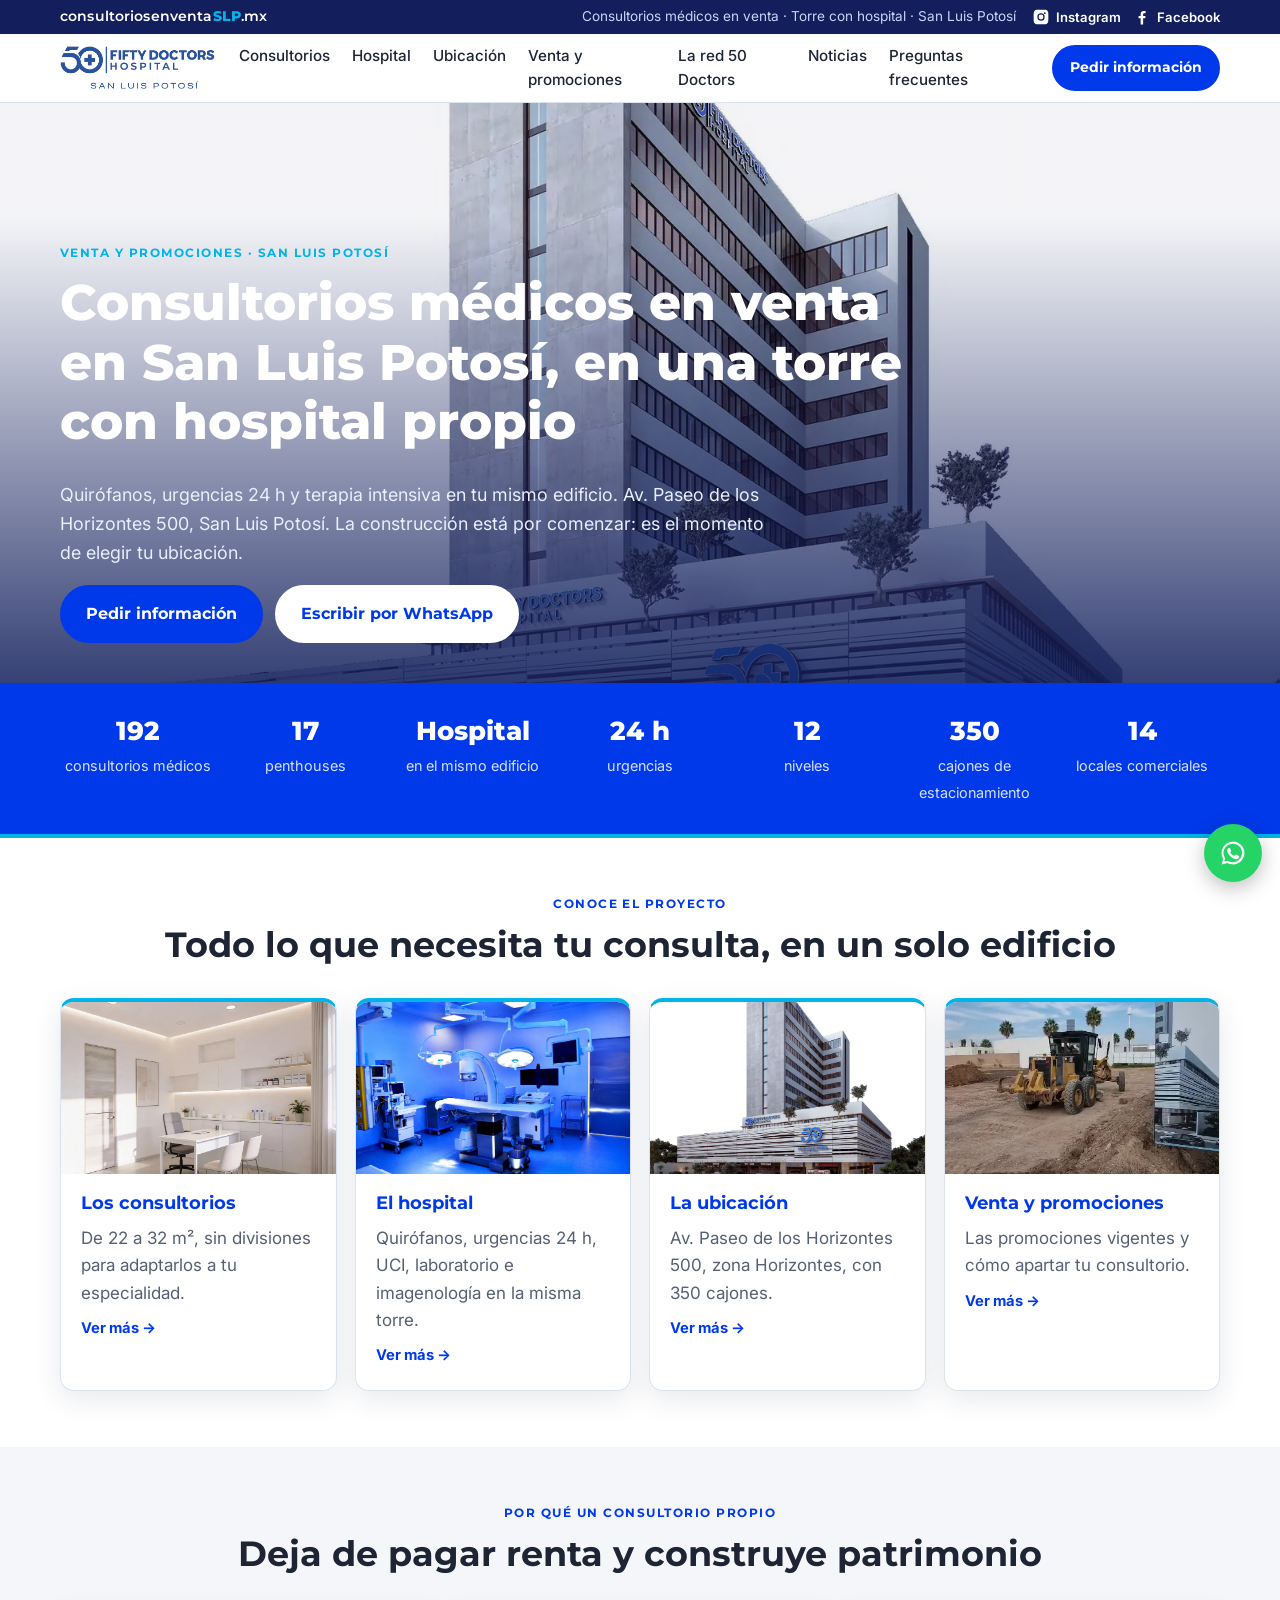
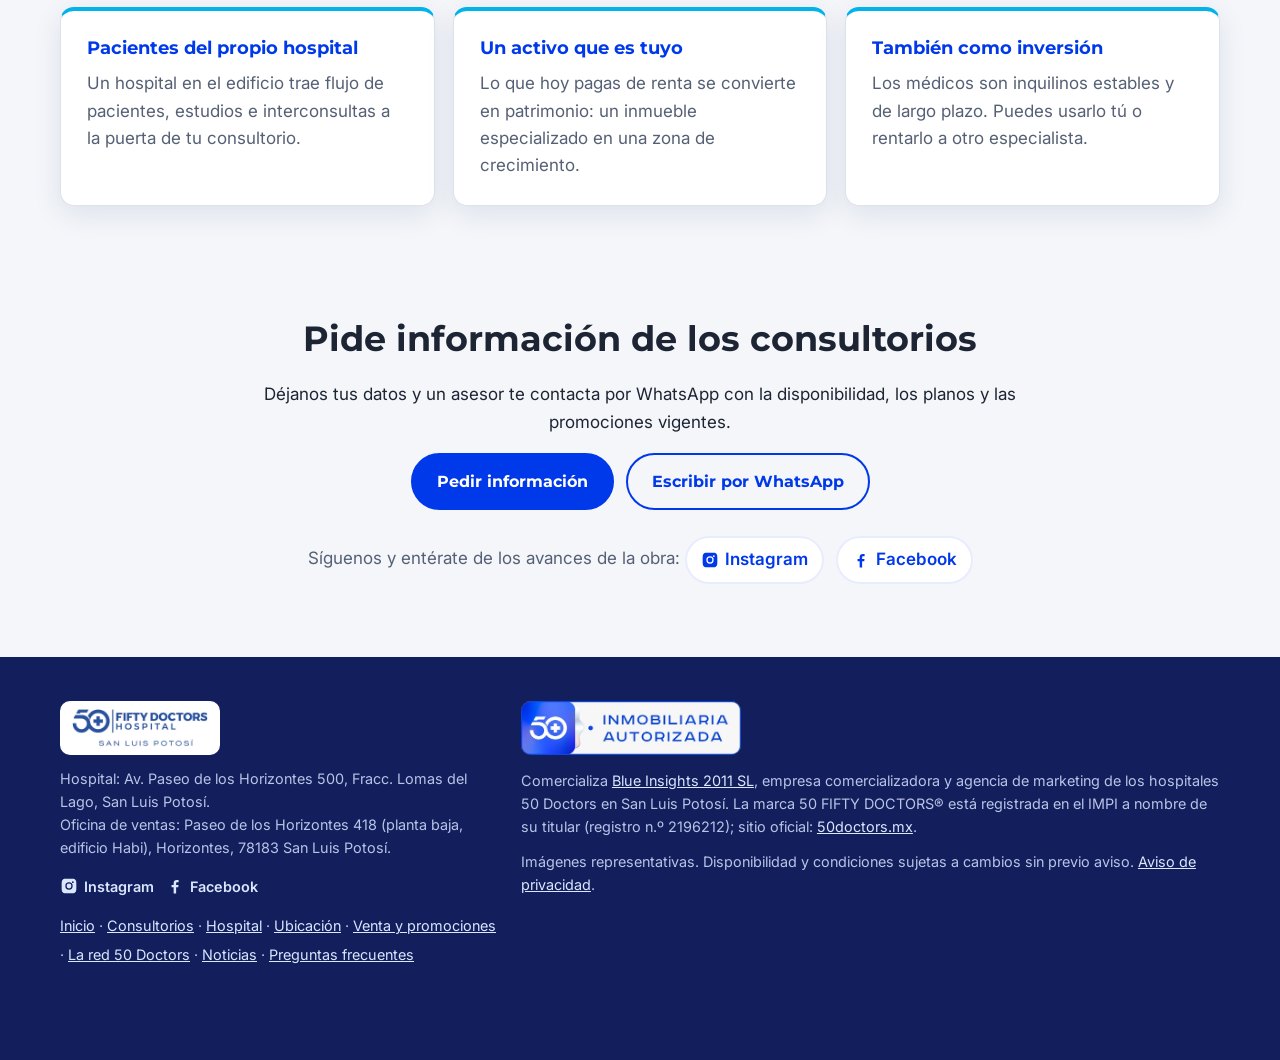
<file: index.html>
<!doctype html>
<html lang="es-MX">
<head>
<meta charset="utf-8">
<!-- Google Ads, cuenta 209-593-1827 (CEO 2026-11-02). Las conversiones las
     manda enlaces.js al pulsar «Pedir información», «Concertar visita» o WhatsApp. -->
<script async src="https://www.googletagmanager.com/gtag/js?id=AW-18551963654"></script>
<script>
  window.dataLayer = window.dataLayer || [];
  function gtag(){dataLayer.push(arguments);}
  gtag('js', new Date());
  gtag('config', 'AW-18551963654');
</script>
<meta name="viewport" content="width=device-width, initial-scale=1">
<title>Consultorios médicos en venta en San Luis Potosí · Torre con hospital · 50 Doctors SLP</title>
<meta name="description" content="Consultorios médicos en venta en San Luis Potosí, en una torre con hospital propio: quirófanos, urgencias 24 h, terapia intensiva e imagenología. Av. Paseo de los Horizontes 500. Venta y promociones.">
<link rel="canonical" href="https://consultoriosenventaslp.mx/">
<meta name="robots" content="index, follow">
<meta name="theme-color" content="#0039ea">
<meta property="og:type" content="website">
<meta property="og:locale" content="es_MX">
<meta property="og:site_name" content="50 Doctors SLP">
<meta property="og:title" content="Consultorios médicos en venta en San Luis Potosí · Torre con hospital · 50 Doctors SLP">
<meta property="og:description" content="Consultorios médicos en venta en San Luis Potosí, en una torre con hospital propio: quirófanos, urgencias 24 h, terapia intensiva e imagenología. Av. Paseo de los Horizontes 500. Venta y promociones.">
<meta property="og:url" content="https://consultoriosenventaslp.mx/">
<meta property="og:image" content="https://consultoriosenventaslp.mx/assets/img/og.jpg">
<meta name="twitter:card" content="summary_large_image">
<link rel="icon" href="/favicon.ico" sizes="any">
<link rel="icon" type="image/png" sizes="192x192" href="/assets/img/icono-192.png?v=2">
<link rel="apple-touch-icon" href="/assets/img/apple-touch-icon.png?v=2">
<link rel="preconnect" href="https://fonts.googleapis.com">
<link rel="preconnect" href="https://fonts.gstatic.com" crossorigin>
<link href="https://fonts.googleapis.com/css2?family=Montserrat:wght@500;600;700;800&family=Inter:wght@400;500;600&display=swap" rel="stylesheet">
<link rel="stylesheet" href="/assets/css/style.css?v=13">
<script type="application/ld+json">{"@context": "https://schema.org", "@type": "Place", "name": "Torre médica 50 Doctors Hospital San Luis Potosí", "description": "Torre médica de 12 niveles con hospital propio, 192 consultorios médicos, 17 penthouses, 14 locales comerciales y 350 cajones de estacionamiento.", "url": "https://consultoriosenventaslp.mx/", "address": {"@type": "PostalAddress", "streetAddress": "Av. Paseo de los Horizontes 500", "addressLocality": "San Luis Potosí", "addressRegion": "S.L.P.", "addressCountry": "MX"}}</script>
</head>
<body>
<div class="barra-dominio">
  <div class="contenedor barra-dominio__fila">
    <a href="/" class="barra-dominio__nombre">consultoriosenventa<strong>SLP</strong>.mx</a>
    <span class="barra-dominio__lema">Consultorios médicos en venta · Torre con hospital · San Luis Potosí</span>
    <span class="redes redes--barra"><a href="https://www.instagram.com/consultoriosenventa.slp/" target="_blank" rel="noopener" aria-label="Instagram de 50 Doctors SLP"><svg viewBox="0 0 24 24" width="18" height="18" aria-hidden="true"><path fill="currentColor" d="M12 2.2c3.2 0 3.6 0 4.8.1 1.2.1 1.8.2 2.2.4.6.2 1 .5 1.4.9.4.4.7.8.9 1.4.2.4.4 1.1.4 2.2.1 1.3.1 1.6.1 4.8s0 3.6-.1 4.8c-.1 1.2-.2 1.8-.4 2.2-.2.6-.5 1-.9 1.4-.4.4-.8.7-1.4.9-.4.2-1.1.4-2.2.4-1.3.1-1.6.1-4.8.1s-3.6 0-4.8-.1c-1.2-.1-1.8-.2-2.2-.4-.6-.2-1-.5-1.4-.9-.4-.4-.7-.8-.9-1.4-.2-.4-.4-1.1-.4-2.2C2.2 15.6 2.2 15.2 2.2 12s0-3.6.1-4.8c.1-1.2.2-1.8.4-2.2.2-.6.5-1 .9-1.4.4-.4.8-.7 1.4-.9.4-.2 1.1-.4 2.2-.4C8.4 2.2 8.8 2.2 12 2.2Zm0 4.9a4.9 4.9 0 1 0 0 9.8 4.9 4.9 0 0 0 0-9.8Zm0 8.1a3.2 3.2 0 1 1 0-6.4 3.2 3.2 0 0 1 0 6.4Zm5.1-9.4a1.15 1.15 0 1 0 0 2.3 1.15 1.15 0 0 0 0-2.3Z"/></svg><span>Instagram</span></a><a href="https://www.facebook.com/1326223403898883" target="_blank" rel="noopener" aria-label="Facebook de 50 Doctors SLP"><svg viewBox="0 0 24 24" width="18" height="18" aria-hidden="true"><path fill="currentColor" d="M13.5 22v-8.2h2.8l.4-3.2h-3.2V8.5c0-.9.3-1.6 1.6-1.6h1.7V4.1c-.3 0-1.3-.1-2.5-.1-2.5 0-4.1 1.5-4.1 4.2v2.4H7.4v3.2h2.8V22h3.3Z"/></svg><span>Facebook</span></a></span>
  </div>
</div>
<header class="cabecera">
  <div class="contenedor cabecera__fila">
    <a href="/" class="marca" aria-label="50 Doctors SLP, inicio">
      <img src="/assets/img/logo.png" alt="50 Doctors Hospital San Luis Potosí" width="190" height="53">
    </a>
    <nav class="menu" aria-label="Secciones">
      <a href="/consultorios/">Consultorios</a>
      <a href="/hospital/">Hospital</a>
      <a href="/ubicacion/">Ubicación</a>
      <a href="/venta-y-promociones/">Venta y promociones</a>
      <a href="/red-50-doctors/">La red 50 Doctors</a>
      <a href="/noticias/">Noticias</a>
      <a href="/preguntas-frecuentes/">Preguntas frecuentes</a>
    </nav>
    <a class="boton boton--pequeno" data-formulario href="/#contacto">Pedir información</a>
  </div>
  <nav class="menu-movil" aria-label="Secciones">
      <a href="/consultorios/">Consultorios</a>
      <a href="/hospital/">Hospital</a>
      <a href="/ubicacion/">Ubicación</a>
      <a href="/venta-y-promociones/">Venta y promociones</a>
      <a href="/red-50-doctors/">La red 50 Doctors</a>
      <a href="/noticias/">Noticias</a>
      <a href="/preguntas-frecuentes/">Preguntas frecuentes</a>
  </nav>
</header>
<main>
<section class="portada">
  <img class="portada__foto" src="/assets/img/torre-slp.webp" alt="Render de la torre médica 50 Doctors Hospital en San Luis Potosí" width="1600" height="1313" fetchpriority="high">
  <div class="portada__velo"></div>
  <div class="contenedor portada__texto">
    <p class="etiqueta">Venta y promociones · San Luis Potosí</p>
    <h1>Consultorios médicos en venta en San Luis Potosí, en una torre con hospital propio</h1>
    <p class="portada__sub">Quirófanos, urgencias 24 h y terapia intensiva en tu mismo edificio. Av. Paseo de los Horizontes 500, San Luis Potosí. La construcción está por comenzar: es el momento de elegir tu ubicación.</p>
    <div class="botones">
      <a class="boton" data-formulario href="/#contacto">Pedir información</a>
      <a class="boton boton--claro" data-whatsapp href="/#contacto">Escribir por WhatsApp</a>
    </div>
  </div>
</section>
<section class="cifras" aria-label="La torre en cifras">
  <div class="contenedor cifras__fila">
    <div><strong>192</strong><span>consultorios médicos</span></div>
    <div><strong>17</strong><span>penthouses</span></div>
    <div><strong>Hospital</strong><span>en el mismo edificio</span></div>
    <div><strong>24 h</strong><span>urgencias</span></div>
    <div><strong>12</strong><span>niveles</span></div>
    <div><strong>350</strong><span>cajones de estacionamiento</span></div>
    <div><strong>14</strong><span>locales comerciales</span></div>
  </div>
</section>
<section class="seccion">
  <div class="contenedor">
    <p class="etiqueta centrado">Conoce el proyecto</p>
    <h2 class="centrado">Todo lo que necesita tu consulta, en un solo edificio</h2>
    <div class="tarjetas tarjetas--enlace">
    <a class="tarjeta tarjeta--enlace" href="/consultorios/">
      <img src="/assets/img/consultorio.webp" alt="Consultorio médico" loading="lazy">
      <div>
        <h3>Los consultorios</h3>
        <p>De 22 a 32 m², sin divisiones para adaptarlos a tu especialidad.</p>
        <span class="tarjeta__mas">Ver más →</span>
      </div>
    </a>
    <a class="tarjeta tarjeta--enlace" href="/hospital/">
      <img src="/assets/img/quirofano.webp" alt="Quirófano 50 Doctors" loading="lazy">
      <div>
        <h3>El hospital</h3>
        <p>Quirófanos, urgencias 24 h, UCI, laboratorio e imagenología en la misma torre.</p>
        <span class="tarjeta__mas">Ver más →</span>
      </div>
    </a>
    <a class="tarjeta tarjeta--enlace" href="/ubicacion/">
      <img src="/assets/img/torre-slp.webp" alt="Torre 50 Doctors SLP" loading="lazy">
      <div>
        <h3>La ubicación</h3>
        <p>Av. Paseo de los Horizontes 500, zona Horizontes, con 350 cajones.</p>
        <span class="tarjeta__mas">Ver más →</span>
      </div>
    </a>
    <a class="tarjeta tarjeta--enlace" href="/venta-y-promociones/">
      <img src="/assets/img/terreno-hoy.webp" alt="Máquinas moviendo tierra en el terreno del hospital 50 Doctors SLP" loading="lazy">
      <div>
        <h3>Venta y promociones</h3>
        <p>Las promociones vigentes y cómo apartar tu consultorio.</p>
        <span class="tarjeta__mas">Ver más →</span>
      </div>
    </a>
    </div>
  </div>
</section>
<section class="seccion seccion--gris">
  <div class="contenedor">
    <p class="etiqueta centrado">Por qué un consultorio propio</p>
    <h2 class="centrado">Deja de pagar renta y construye patrimonio</h2>
    <div class="tarjetas">
      <article class="tarjeta"><h3>Pacientes del propio hospital</h3><p>Un hospital en el edificio trae flujo de pacientes, estudios e interconsultas a la puerta de tu consultorio.</p></article>
      <article class="tarjeta"><h3>Un activo que es tuyo</h3><p>Lo que hoy pagas de renta se convierte en patrimonio: un inmueble especializado en una zona de crecimiento.</p></article>
      <article class="tarjeta"><h3>También como inversión</h3><p>Los médicos son inquilinos estables y de largo plazo. Puedes usarlo tú o rentarlo a otro especialista.</p></article>
    </div>
  </div>
</section>
</main>

<section class="seccion seccion--gris" id="contacto">
  <div class="contenedor contacto">
    <h2>Pide información de los consultorios</h2>
    <p>Déjanos tus datos y un asesor te contacta por WhatsApp con la disponibilidad, los planos y las promociones vigentes.</p>
    <div class="botones centrar">
      <a class="boton" data-formulario href="/#contacto">Pedir información</a>
      <a class="boton boton--borde-oscuro" data-whatsapp href="/#contacto">Escribir por WhatsApp</a>
    </div>
    <p class="siguenos">Síguenos y entérate de los avances de la obra: <span class="redes redes--grande"><a href="https://www.instagram.com/consultoriosenventa.slp/" target="_blank" rel="noopener" aria-label="Instagram de 50 Doctors SLP"><svg viewBox="0 0 24 24" width="18" height="18" aria-hidden="true"><path fill="currentColor" d="M12 2.2c3.2 0 3.6 0 4.8.1 1.2.1 1.8.2 2.2.4.6.2 1 .5 1.4.9.4.4.7.8.9 1.4.2.4.4 1.1.4 2.2.1 1.3.1 1.6.1 4.8s0 3.6-.1 4.8c-.1 1.2-.2 1.8-.4 2.2-.2.6-.5 1-.9 1.4-.4.4-.8.7-1.4.9-.4.2-1.1.4-2.2.4-1.3.1-1.6.1-4.8.1s-3.6 0-4.8-.1c-1.2-.1-1.8-.2-2.2-.4-.6-.2-1-.5-1.4-.9-.4-.4-.7-.8-.9-1.4-.2-.4-.4-1.1-.4-2.2C2.2 15.6 2.2 15.2 2.2 12s0-3.6.1-4.8c.1-1.2.2-1.8.4-2.2.2-.6.5-1 .9-1.4.4-.4.8-.7 1.4-.9.4-.2 1.1-.4 2.2-.4C8.4 2.2 8.8 2.2 12 2.2Zm0 4.9a4.9 4.9 0 1 0 0 9.8 4.9 4.9 0 0 0 0-9.8Zm0 8.1a3.2 3.2 0 1 1 0-6.4 3.2 3.2 0 0 1 0 6.4Zm5.1-9.4a1.15 1.15 0 1 0 0 2.3 1.15 1.15 0 0 0 0-2.3Z"/></svg><span>Instagram</span></a><a href="https://www.facebook.com/1326223403898883" target="_blank" rel="noopener" aria-label="Facebook de 50 Doctors SLP"><svg viewBox="0 0 24 24" width="18" height="18" aria-hidden="true"><path fill="currentColor" d="M13.5 22v-8.2h2.8l.4-3.2h-3.2V8.5c0-.9.3-1.6 1.6-1.6h1.7V4.1c-.3 0-1.3-.1-2.5-.1-2.5 0-4.1 1.5-4.1 4.2v2.4H7.4v3.2h2.8V22h3.3Z"/></svg><span>Facebook</span></a></span></p>
  </div>
</section>

<footer class="pie">
  <div class="contenedor pie__fila">
    <div>
      <img src="/assets/img/logo.png" alt="50 Doctors Hospital San Luis Potosí" width="160" height="45" class="pie__logo">
      <p>Hospital: Av. Paseo de los Horizontes 500, Fracc. Lomas del Lago, San Luis Potosí.<br>Oficina de ventas: Paseo de los Horizontes 418 (planta baja, edificio Habi), Horizontes, 78183 San Luis Potosí.</p>
      <p><span class="redes redes--pie"><a href="https://www.instagram.com/consultoriosenventa.slp/" target="_blank" rel="noopener" aria-label="Instagram de 50 Doctors SLP"><svg viewBox="0 0 24 24" width="18" height="18" aria-hidden="true"><path fill="currentColor" d="M12 2.2c3.2 0 3.6 0 4.8.1 1.2.1 1.8.2 2.2.4.6.2 1 .5 1.4.9.4.4.7.8.9 1.4.2.4.4 1.1.4 2.2.1 1.3.1 1.6.1 4.8s0 3.6-.1 4.8c-.1 1.2-.2 1.8-.4 2.2-.2.6-.5 1-.9 1.4-.4.4-.8.7-1.4.9-.4.2-1.1.4-2.2.4-1.3.1-1.6.1-4.8.1s-3.6 0-4.8-.1c-1.2-.1-1.8-.2-2.2-.4-.6-.2-1-.5-1.4-.9-.4-.4-.7-.8-.9-1.4-.2-.4-.4-1.1-.4-2.2C2.2 15.6 2.2 15.2 2.2 12s0-3.6.1-4.8c.1-1.2.2-1.8.4-2.2.2-.6.5-1 .9-1.4.4-.4.8-.7 1.4-.9.4-.2 1.1-.4 2.2-.4C8.4 2.2 8.8 2.2 12 2.2Zm0 4.9a4.9 4.9 0 1 0 0 9.8 4.9 4.9 0 0 0 0-9.8Zm0 8.1a3.2 3.2 0 1 1 0-6.4 3.2 3.2 0 0 1 0 6.4Zm5.1-9.4a1.15 1.15 0 1 0 0 2.3 1.15 1.15 0 0 0 0-2.3Z"/></svg><span>Instagram</span></a><a href="https://www.facebook.com/1326223403898883" target="_blank" rel="noopener" aria-label="Facebook de 50 Doctors SLP"><svg viewBox="0 0 24 24" width="18" height="18" aria-hidden="true"><path fill="currentColor" d="M13.5 22v-8.2h2.8l.4-3.2h-3.2V8.5c0-.9.3-1.6 1.6-1.6h1.7V4.1c-.3 0-1.3-.1-2.5-.1-2.5 0-4.1 1.5-4.1 4.2v2.4H7.4v3.2h2.8V22h3.3Z"/></svg><span>Facebook</span></a></span></p>
      <nav class="pie__menu" aria-label="Secciones">
        <a href="/">Inicio</a> · <a href="/consultorios/">Consultorios</a> · <a href="/hospital/">Hospital</a> · <a href="/ubicacion/">Ubicación</a> · <a href="/venta-y-promociones/">Venta y promociones</a> · <a href="/red-50-doctors/">La red 50 Doctors</a> · <a href="/noticias/">Noticias</a> · <a href="/preguntas-frecuentes/">Preguntas frecuentes</a>
      </nav>
    </div>
    <div class="pie__legal">
      <img src="/assets/img/inmobiliaria-autorizada.webp" alt="50 Doctors · Inmobiliaria autorizada" width="220" height="55" class="pie__sello" loading="lazy">
      <p>Comercializa <a href="https://www.blueinsights2011.com/" target="_blank" rel="noopener">Blue Insights 2011 SL</a>, empresa comercializadora y agencia de marketing de los hospitales 50&nbsp;Doctors en San Luis Potosí. La marca 50&nbsp;FIFTY&nbsp;DOCTORS® está registrada en el IMPI a nombre de su titular (registro n.º 2196212); sitio oficial: <a href="https://www.50doctors.mx" target="_blank" rel="noopener">50doctors.mx</a>.</p>
      <p>Imágenes representativas. Disponibilidad y condiciones sujetas a cambios sin previo aviso. <a href="https://fifty-doctors-crm-805505290896.us-central1.run.app/privacidad" target="_blank" rel="noopener">Aviso de privacidad</a>.</p>
    </div>
  </div>
</footer>

<a class="flotante" data-whatsapp href="/#contacto" aria-label="Escribir por WhatsApp">
  <svg viewBox="0 0 32 32" width="28" height="28" aria-hidden="true"><path fill="currentColor" d="M16 3a13 13 0 0 0-11.2 19.6L3 29l6.6-1.7A13 13 0 1 0 16 3Zm0 23.6c-2 0-4-.6-5.7-1.6l-.4-.2-3.9 1 1-3.8-.3-.4A10.6 10.6 0 1 1 16 26.6Zm5.8-7.9c-.3-.2-1.9-.9-2.2-1s-.5-.2-.7.2-.8 1-1 1.2-.4.2-.7.1a8.7 8.7 0 0 1-4.3-3.8c-.3-.6.3-.5.9-1.7.1-.2 0-.4 0-.5l-1-2.4c-.3-.6-.5-.5-.7-.5h-.6c-.2 0-.6.1-.9.4s-1.2 1.1-1.2 2.8 1.2 3.3 1.4 3.5 2.4 3.7 5.9 5.2c2.2.9 3 1 4.1.8.7-.1 1.9-.8 2.2-1.5s.3-1.4.2-1.5-.3-.2-.6-.3Z"/></svg>
</a>
<script src="/assets/js/enlaces.js?v=11"></script>
</body>
</html>
</file>
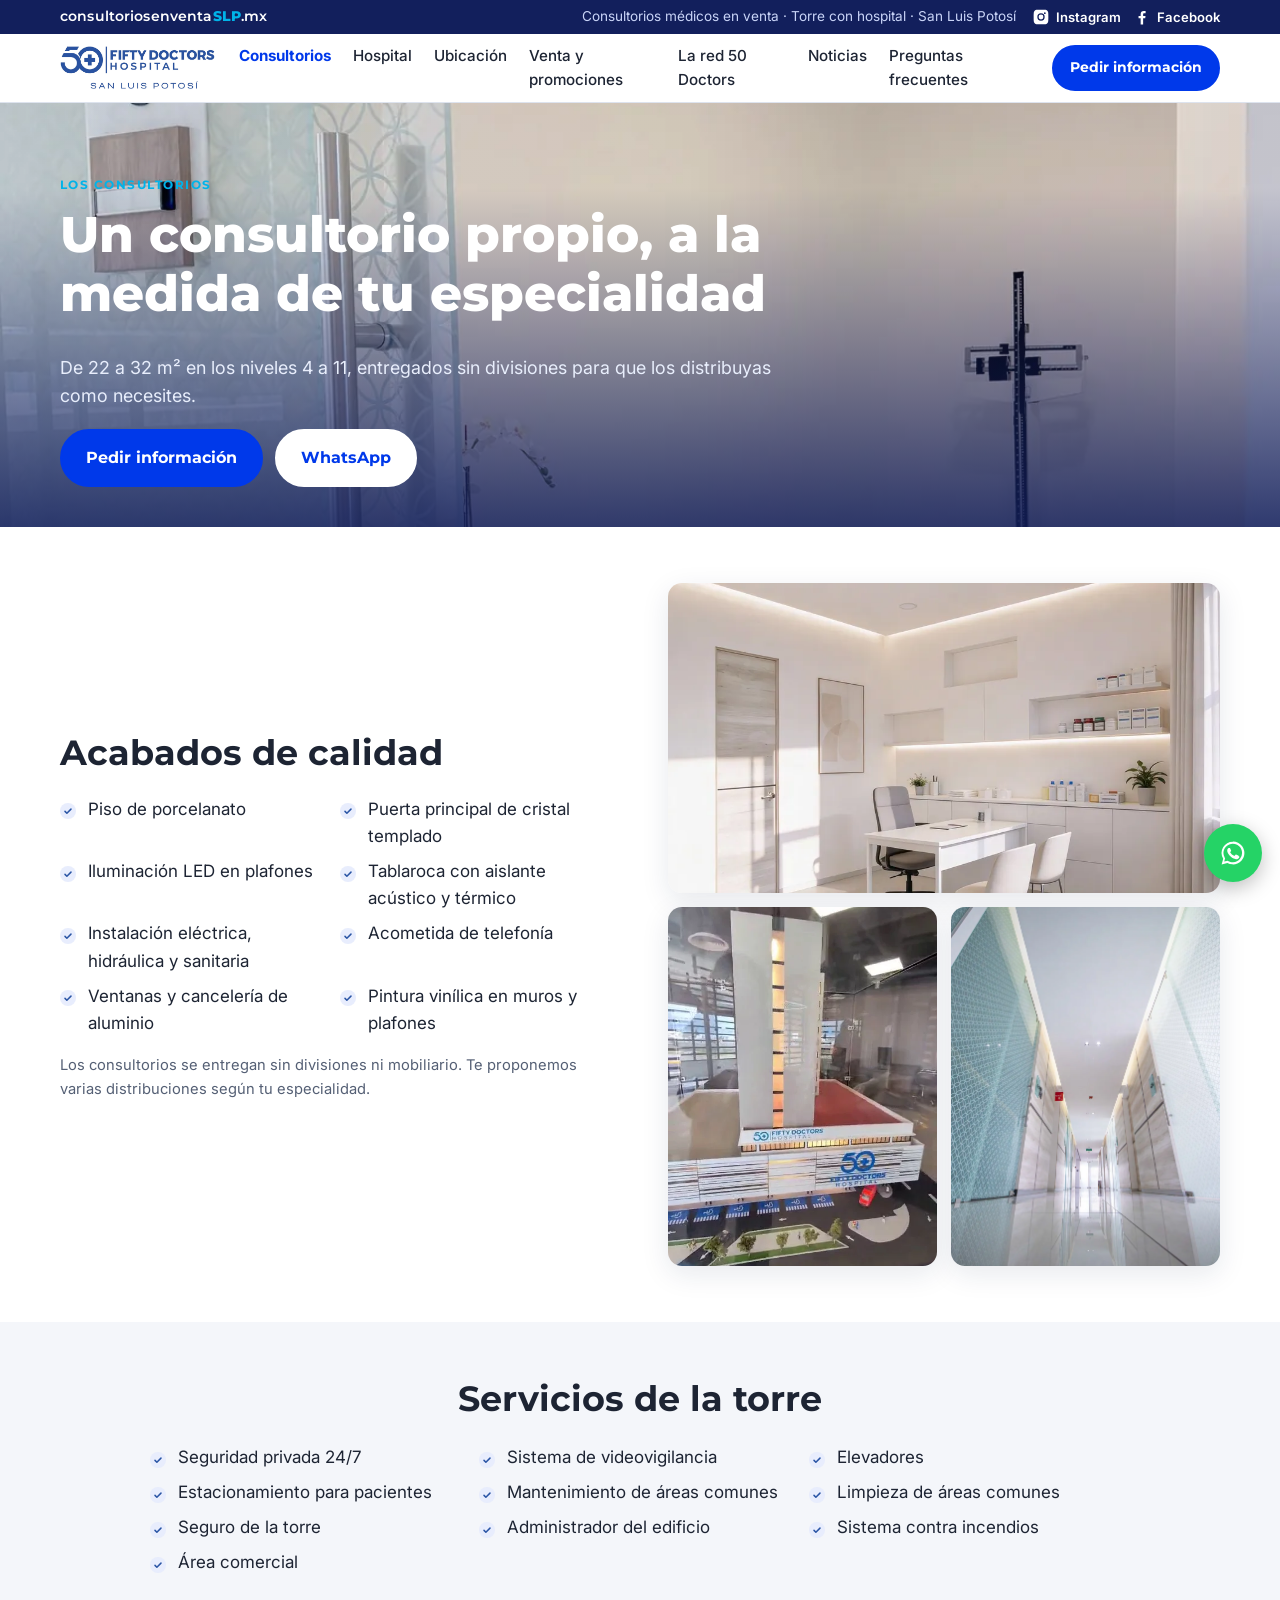
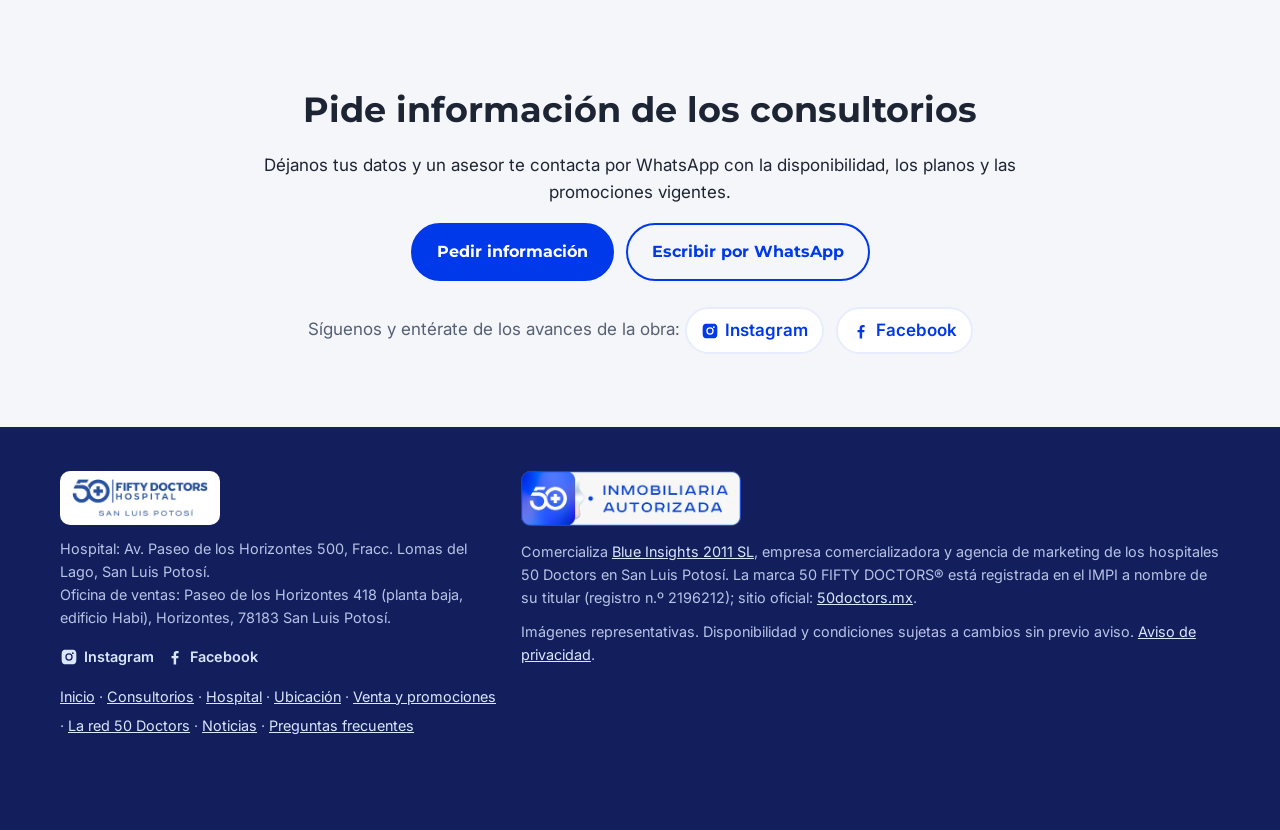
<file: consultorios/index.html>
<!doctype html>
<html lang="es-MX">
<head>
<meta charset="utf-8">
<!-- Google Ads, cuenta 209-593-1827 (CEO 2026-11-02). Las conversiones las
     manda enlaces.js al pulsar «Pedir información», «Concertar visita» o WhatsApp. -->
<script async src="https://www.googletagmanager.com/gtag/js?id=AW-18551963654"></script>
<script>
  window.dataLayer = window.dataLayer || [];
  function gtag(){dataLayer.push(arguments);}
  gtag('js', new Date());
  gtag('config', 'AW-18551963654');
</script>
<meta name="viewport" content="width=device-width, initial-scale=1">
<title>Consultorios de 22 a 32 m² en venta en San Luis Potosí · 50 Doctors SLP</title>
<meta name="description" content="Consultorios médicos de 22 a 32 m² en San Luis Potosí, entregados sin divisiones para adaptarlos a tu especialidad. Acabados de calidad, seguridad 24/7, elevadores y estacionamiento.">
<link rel="canonical" href="https://consultoriosenventaslp.mx/consultorios/">
<meta name="robots" content="index, follow">
<meta name="theme-color" content="#0039ea">
<meta property="og:type" content="website">
<meta property="og:locale" content="es_MX">
<meta property="og:site_name" content="50 Doctors SLP">
<meta property="og:title" content="Consultorios de 22 a 32 m² en venta en San Luis Potosí · 50 Doctors SLP">
<meta property="og:description" content="Consultorios médicos de 22 a 32 m² en San Luis Potosí, entregados sin divisiones para adaptarlos a tu especialidad. Acabados de calidad, seguridad 24/7, elevadores y estacionamiento.">
<meta property="og:url" content="https://consultoriosenventaslp.mx/consultorios/">
<meta property="og:image" content="https://consultoriosenventaslp.mx/assets/img/og.jpg">
<meta name="twitter:card" content="summary_large_image">
<link rel="icon" href="/favicon.ico" sizes="any">
<link rel="icon" type="image/png" sizes="192x192" href="/assets/img/icono-192.png?v=2">
<link rel="apple-touch-icon" href="/assets/img/apple-touch-icon.png?v=2">
<link rel="preconnect" href="https://fonts.googleapis.com">
<link rel="preconnect" href="https://fonts.gstatic.com" crossorigin>
<link href="https://fonts.googleapis.com/css2?family=Montserrat:wght@500;600;700;800&family=Inter:wght@400;500;600&display=swap" rel="stylesheet">
<link rel="stylesheet" href="/assets/css/style.css?v=13">
</head>
<body>
<div class="barra-dominio">
  <div class="contenedor barra-dominio__fila">
    <a href="/" class="barra-dominio__nombre">consultoriosenventa<strong>SLP</strong>.mx</a>
    <span class="barra-dominio__lema">Consultorios médicos en venta · Torre con hospital · San Luis Potosí</span>
    <span class="redes redes--barra"><a href="https://www.instagram.com/consultoriosenventa.slp/" target="_blank" rel="noopener" aria-label="Instagram de 50 Doctors SLP"><svg viewBox="0 0 24 24" width="18" height="18" aria-hidden="true"><path fill="currentColor" d="M12 2.2c3.2 0 3.6 0 4.8.1 1.2.1 1.8.2 2.2.4.6.2 1 .5 1.4.9.4.4.7.8.9 1.4.2.4.4 1.1.4 2.2.1 1.3.1 1.6.1 4.8s0 3.6-.1 4.8c-.1 1.2-.2 1.8-.4 2.2-.2.6-.5 1-.9 1.4-.4.4-.8.7-1.4.9-.4.2-1.1.4-2.2.4-1.3.1-1.6.1-4.8.1s-3.6 0-4.8-.1c-1.2-.1-1.8-.2-2.2-.4-.6-.2-1-.5-1.4-.9-.4-.4-.7-.8-.9-1.4-.2-.4-.4-1.1-.4-2.2C2.2 15.6 2.2 15.2 2.2 12s0-3.6.1-4.8c.1-1.2.2-1.8.4-2.2.2-.6.5-1 .9-1.4.4-.4.8-.7 1.4-.9.4-.2 1.1-.4 2.2-.4C8.4 2.2 8.8 2.2 12 2.2Zm0 4.9a4.9 4.9 0 1 0 0 9.8 4.9 4.9 0 0 0 0-9.8Zm0 8.1a3.2 3.2 0 1 1 0-6.4 3.2 3.2 0 0 1 0 6.4Zm5.1-9.4a1.15 1.15 0 1 0 0 2.3 1.15 1.15 0 0 0 0-2.3Z"/></svg><span>Instagram</span></a><a href="https://www.facebook.com/1326223403898883" target="_blank" rel="noopener" aria-label="Facebook de 50 Doctors SLP"><svg viewBox="0 0 24 24" width="18" height="18" aria-hidden="true"><path fill="currentColor" d="M13.5 22v-8.2h2.8l.4-3.2h-3.2V8.5c0-.9.3-1.6 1.6-1.6h1.7V4.1c-.3 0-1.3-.1-2.5-.1-2.5 0-4.1 1.5-4.1 4.2v2.4H7.4v3.2h2.8V22h3.3Z"/></svg><span>Facebook</span></a></span>
  </div>
</div>
<header class="cabecera">
  <div class="contenedor cabecera__fila">
    <a href="/" class="marca" aria-label="50 Doctors SLP, inicio">
      <img src="/assets/img/logo.png" alt="50 Doctors Hospital San Luis Potosí" width="190" height="53">
    </a>
    <nav class="menu" aria-label="Secciones">
      <a href="/consultorios/" aria-current="page">Consultorios</a>
      <a href="/hospital/">Hospital</a>
      <a href="/ubicacion/">Ubicación</a>
      <a href="/venta-y-promociones/">Venta y promociones</a>
      <a href="/red-50-doctors/">La red 50 Doctors</a>
      <a href="/noticias/">Noticias</a>
      <a href="/preguntas-frecuentes/">Preguntas frecuentes</a>
    </nav>
    <a class="boton boton--pequeno" data-formulario href="/#contacto">Pedir información</a>
  </div>
  <nav class="menu-movil" aria-label="Secciones">
      <a href="/consultorios/" aria-current="page">Consultorios</a>
      <a href="/hospital/">Hospital</a>
      <a href="/ubicacion/">Ubicación</a>
      <a href="/venta-y-promociones/">Venta y promociones</a>
      <a href="/red-50-doctors/">La red 50 Doctors</a>
      <a href="/noticias/">Noticias</a>
      <a href="/preguntas-frecuentes/">Preguntas frecuentes</a>
  </nav>
</header>
<main>
<section class="portada portada--interior">
  <img class="portada__foto" src="/assets/img/consultorio-real.webp" alt="Consultorio médico 50 Doctors" width="1200" height="1600" fetchpriority="high">
  <div class="portada__velo"></div>
  <div class="contenedor portada__texto">
    <p class="etiqueta">Los consultorios</p>
    <h1>Un consultorio propio, a la medida de tu especialidad</h1>
    <p class="portada__sub">De 22 a 32 m² en los niveles 4 a 11, entregados sin divisiones para que los distribuyas como necesites.</p>
    <div class="botones">
      <a class="boton" data-formulario href="/#contacto">Pedir información</a>
      <a class="boton boton--claro" data-whatsapp href="/#contacto">WhatsApp</a>
    </div>
  </div>
</section>
<section class="seccion">
  <div class="contenedor dos-col">
    <div>
      <h2>Acabados de calidad</h2>
      <ul class="lista lista--2col">
        <li>Piso de porcelanato</li>
        <li>Puerta principal de cristal templado</li>
        <li>Iluminación LED en plafones</li>
        <li>Tablaroca con aislante acústico y térmico</li>
        <li>Instalación eléctrica, hidráulica y sanitaria</li>
        <li>Acometida de telefonía</li>
        <li>Ventanas y cancelería de aluminio</li>
        <li>Pintura vinílica en muros y plafones</li>
      </ul>
      <p class="nota">Los consultorios se entregan sin divisiones ni mobiliario. Te proponemos varias distribuciones según tu especialidad.</p>
    </div>
    <div class="galeria-mosaico">
      <img src="/assets/img/maqueta.webp" alt="Maqueta de la torre 50 Doctors SLP en la oficina de ventas" width="478" height="850" loading="lazy">
      <img src="/assets/img/consultorio.webp" alt="Consultorio amueblado, ejemplo de distribución" width="914" height="1600" loading="lazy">
      <img src="/assets/img/pasillo-consultorios.webp" alt="Pasillo de consultorios" width="1082" height="1600" loading="lazy">
    </div>
  </div>
</section>
<section class="seccion seccion--gris">
  <div class="contenedor">
    <h2 class="centrado">Servicios de la torre</h2>
    <ul class="lista lista--3col">
      <li>Seguridad privada 24/7</li>
      <li>Sistema de videovigilancia</li>
      <li>Elevadores</li>
      <li>Estacionamiento para pacientes</li>
      <li>Mantenimiento de áreas comunes</li>
      <li>Limpieza de áreas comunes</li>
      <li>Seguro de la torre</li>
      <li>Administrador del edificio</li>
      <li>Sistema contra incendios</li>
      <li>Área comercial</li>
    </ul>
  </div>
</section>
</main>

<section class="seccion seccion--gris" id="contacto">
  <div class="contenedor contacto">
    <h2>Pide información de los consultorios</h2>
    <p>Déjanos tus datos y un asesor te contacta por WhatsApp con la disponibilidad, los planos y las promociones vigentes.</p>
    <div class="botones centrar">
      <a class="boton" data-formulario href="/#contacto">Pedir información</a>
      <a class="boton boton--borde-oscuro" data-whatsapp href="/#contacto">Escribir por WhatsApp</a>
    </div>
    <p class="siguenos">Síguenos y entérate de los avances de la obra: <span class="redes redes--grande"><a href="https://www.instagram.com/consultoriosenventa.slp/" target="_blank" rel="noopener" aria-label="Instagram de 50 Doctors SLP"><svg viewBox="0 0 24 24" width="18" height="18" aria-hidden="true"><path fill="currentColor" d="M12 2.2c3.2 0 3.6 0 4.8.1 1.2.1 1.8.2 2.2.4.6.2 1 .5 1.4.9.4.4.7.8.9 1.4.2.4.4 1.1.4 2.2.1 1.3.1 1.6.1 4.8s0 3.6-.1 4.8c-.1 1.2-.2 1.8-.4 2.2-.2.6-.5 1-.9 1.4-.4.4-.8.7-1.4.9-.4.2-1.1.4-2.2.4-1.3.1-1.6.1-4.8.1s-3.6 0-4.8-.1c-1.2-.1-1.8-.2-2.2-.4-.6-.2-1-.5-1.4-.9-.4-.4-.7-.8-.9-1.4-.2-.4-.4-1.1-.4-2.2C2.2 15.6 2.2 15.2 2.2 12s0-3.6.1-4.8c.1-1.2.2-1.8.4-2.2.2-.6.5-1 .9-1.4.4-.4.8-.7 1.4-.9.4-.2 1.1-.4 2.2-.4C8.4 2.2 8.8 2.2 12 2.2Zm0 4.9a4.9 4.9 0 1 0 0 9.8 4.9 4.9 0 0 0 0-9.8Zm0 8.1a3.2 3.2 0 1 1 0-6.4 3.2 3.2 0 0 1 0 6.4Zm5.1-9.4a1.15 1.15 0 1 0 0 2.3 1.15 1.15 0 0 0 0-2.3Z"/></svg><span>Instagram</span></a><a href="https://www.facebook.com/1326223403898883" target="_blank" rel="noopener" aria-label="Facebook de 50 Doctors SLP"><svg viewBox="0 0 24 24" width="18" height="18" aria-hidden="true"><path fill="currentColor" d="M13.5 22v-8.2h2.8l.4-3.2h-3.2V8.5c0-.9.3-1.6 1.6-1.6h1.7V4.1c-.3 0-1.3-.1-2.5-.1-2.5 0-4.1 1.5-4.1 4.2v2.4H7.4v3.2h2.8V22h3.3Z"/></svg><span>Facebook</span></a></span></p>
  </div>
</section>

<footer class="pie">
  <div class="contenedor pie__fila">
    <div>
      <img src="/assets/img/logo.png" alt="50 Doctors Hospital San Luis Potosí" width="160" height="45" class="pie__logo">
      <p>Hospital: Av. Paseo de los Horizontes 500, Fracc. Lomas del Lago, San Luis Potosí.<br>Oficina de ventas: Paseo de los Horizontes 418 (planta baja, edificio Habi), Horizontes, 78183 San Luis Potosí.</p>
      <p><span class="redes redes--pie"><a href="https://www.instagram.com/consultoriosenventa.slp/" target="_blank" rel="noopener" aria-label="Instagram de 50 Doctors SLP"><svg viewBox="0 0 24 24" width="18" height="18" aria-hidden="true"><path fill="currentColor" d="M12 2.2c3.2 0 3.6 0 4.8.1 1.2.1 1.8.2 2.2.4.6.2 1 .5 1.4.9.4.4.7.8.9 1.4.2.4.4 1.1.4 2.2.1 1.3.1 1.6.1 4.8s0 3.6-.1 4.8c-.1 1.2-.2 1.8-.4 2.2-.2.6-.5 1-.9 1.4-.4.4-.8.7-1.4.9-.4.2-1.1.4-2.2.4-1.3.1-1.6.1-4.8.1s-3.6 0-4.8-.1c-1.2-.1-1.8-.2-2.2-.4-.6-.2-1-.5-1.4-.9-.4-.4-.7-.8-.9-1.4-.2-.4-.4-1.1-.4-2.2C2.2 15.6 2.2 15.2 2.2 12s0-3.6.1-4.8c.1-1.2.2-1.8.4-2.2.2-.6.5-1 .9-1.4.4-.4.8-.7 1.4-.9.4-.2 1.1-.4 2.2-.4C8.4 2.2 8.8 2.2 12 2.2Zm0 4.9a4.9 4.9 0 1 0 0 9.8 4.9 4.9 0 0 0 0-9.8Zm0 8.1a3.2 3.2 0 1 1 0-6.4 3.2 3.2 0 0 1 0 6.4Zm5.1-9.4a1.15 1.15 0 1 0 0 2.3 1.15 1.15 0 0 0 0-2.3Z"/></svg><span>Instagram</span></a><a href="https://www.facebook.com/1326223403898883" target="_blank" rel="noopener" aria-label="Facebook de 50 Doctors SLP"><svg viewBox="0 0 24 24" width="18" height="18" aria-hidden="true"><path fill="currentColor" d="M13.5 22v-8.2h2.8l.4-3.2h-3.2V8.5c0-.9.3-1.6 1.6-1.6h1.7V4.1c-.3 0-1.3-.1-2.5-.1-2.5 0-4.1 1.5-4.1 4.2v2.4H7.4v3.2h2.8V22h3.3Z"/></svg><span>Facebook</span></a></span></p>
      <nav class="pie__menu" aria-label="Secciones">
        <a href="/">Inicio</a> · <a href="/consultorios/">Consultorios</a> · <a href="/hospital/">Hospital</a> · <a href="/ubicacion/">Ubicación</a> · <a href="/venta-y-promociones/">Venta y promociones</a> · <a href="/red-50-doctors/">La red 50 Doctors</a> · <a href="/noticias/">Noticias</a> · <a href="/preguntas-frecuentes/">Preguntas frecuentes</a>
      </nav>
    </div>
    <div class="pie__legal">
      <img src="/assets/img/inmobiliaria-autorizada.webp" alt="50 Doctors · Inmobiliaria autorizada" width="220" height="55" class="pie__sello" loading="lazy">
      <p>Comercializa <a href="https://www.blueinsights2011.com/" target="_blank" rel="noopener">Blue Insights 2011 SL</a>, empresa comercializadora y agencia de marketing de los hospitales 50&nbsp;Doctors en San Luis Potosí. La marca 50&nbsp;FIFTY&nbsp;DOCTORS® está registrada en el IMPI a nombre de su titular (registro n.º 2196212); sitio oficial: <a href="https://www.50doctors.mx" target="_blank" rel="noopener">50doctors.mx</a>.</p>
      <p>Imágenes representativas. Disponibilidad y condiciones sujetas a cambios sin previo aviso. <a href="https://fifty-doctors-crm-805505290896.us-central1.run.app/privacidad" target="_blank" rel="noopener">Aviso de privacidad</a>.</p>
    </div>
  </div>
</footer>

<a class="flotante" data-whatsapp href="/#contacto" aria-label="Escribir por WhatsApp">
  <svg viewBox="0 0 32 32" width="28" height="28" aria-hidden="true"><path fill="currentColor" d="M16 3a13 13 0 0 0-11.2 19.6L3 29l6.6-1.7A13 13 0 1 0 16 3Zm0 23.6c-2 0-4-.6-5.7-1.6l-.4-.2-3.9 1 1-3.8-.3-.4A10.6 10.6 0 1 1 16 26.6Zm5.8-7.9c-.3-.2-1.9-.9-2.2-1s-.5-.2-.7.2-.8 1-1 1.2-.4.2-.7.1a8.7 8.7 0 0 1-4.3-3.8c-.3-.6.3-.5.9-1.7.1-.2 0-.4 0-.5l-1-2.4c-.3-.6-.5-.5-.7-.5h-.6c-.2 0-.6.1-.9.4s-1.2 1.1-1.2 2.8 1.2 3.3 1.4 3.5 2.4 3.7 5.9 5.2c2.2.9 3 1 4.1.8.7-.1 1.9-.8 2.2-1.5s.3-1.4.2-1.5-.3-.2-.6-.3Z"/></svg>
</a>
<script src="/assets/js/enlaces.js?v=11"></script>
</body>
</html>
</file>
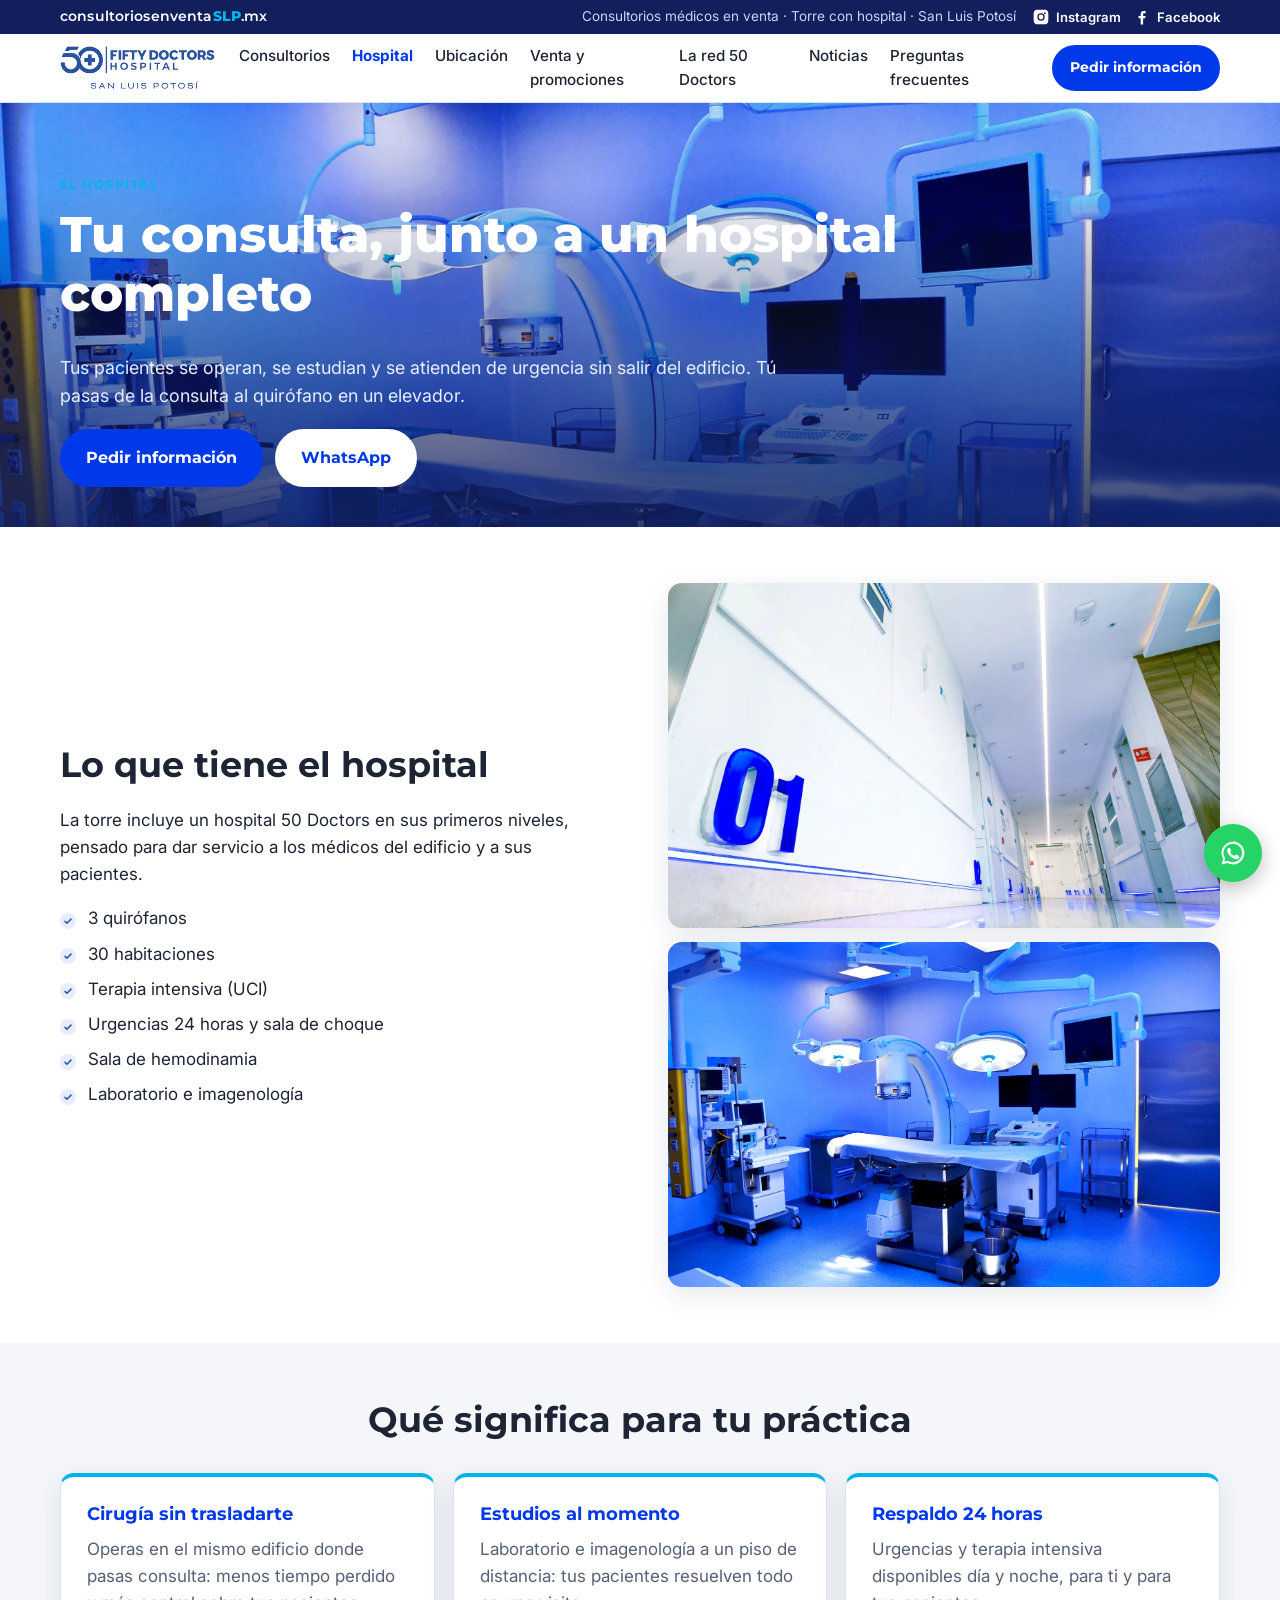
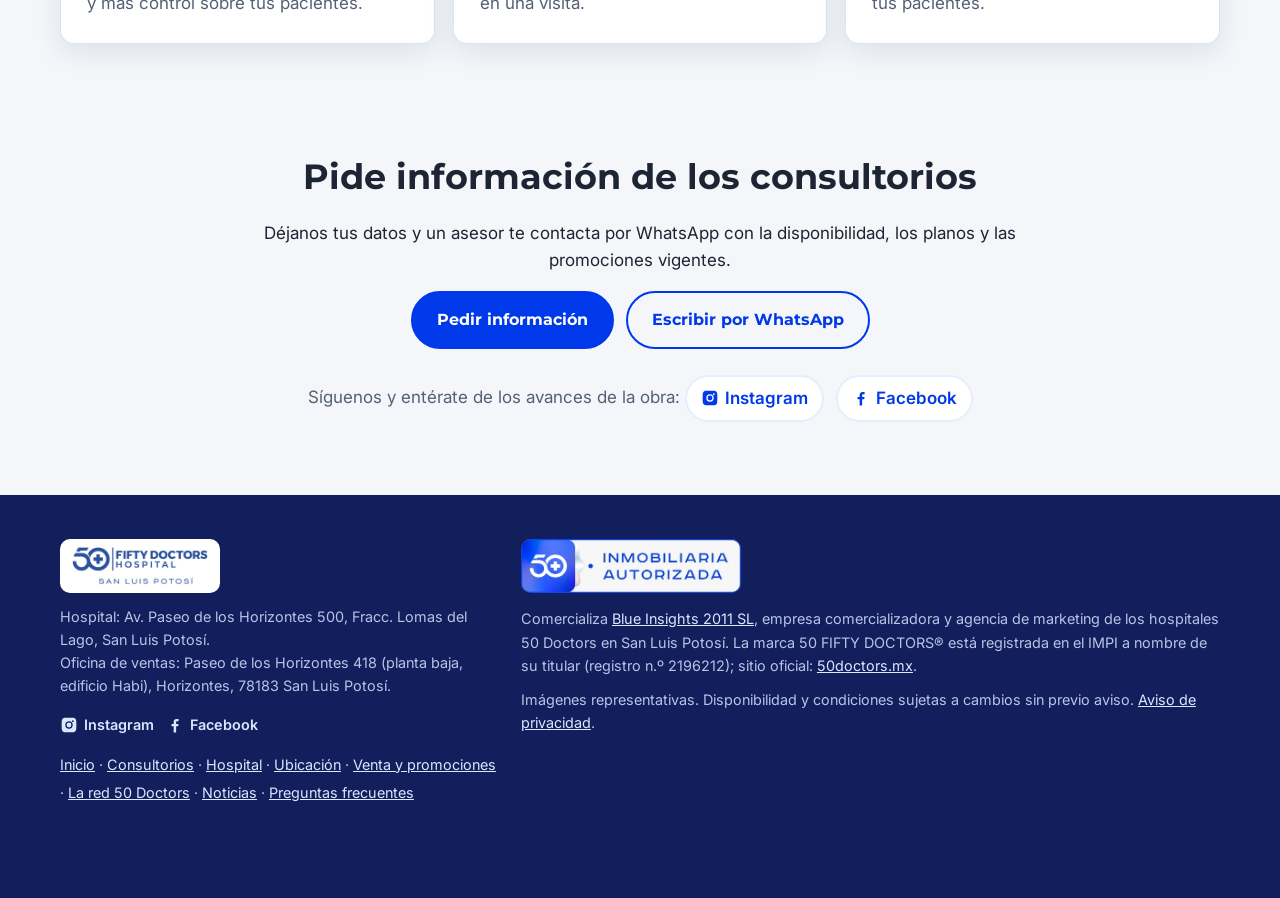
<file: hospital/index.html>
<!doctype html>
<html lang="es-MX">
<head>
<meta charset="utf-8">
<!-- Google Ads, cuenta 209-593-1827 (CEO 2026-11-02). Las conversiones las
     manda enlaces.js al pulsar «Pedir información», «Concertar visita» o WhatsApp. -->
<script async src="https://www.googletagmanager.com/gtag/js?id=AW-18551963654"></script>
<script>
  window.dataLayer = window.dataLayer || [];
  function gtag(){dataLayer.push(arguments);}
  gtag('js', new Date());
  gtag('config', 'AW-18551963654');
</script>
<meta name="viewport" content="width=device-width, initial-scale=1">
<title>Consultorio junto a hospital en San Luis Potosí · Quirófanos y urgencias 24 h · 50 Doctors</title>
<meta name="description" content="Consultorios en una torre con hospital 50 Doctors en San Luis Potosí: 3 quirófanos, 30 habitaciones, terapia intensiva, urgencias 24 h, hemodinamia, laboratorio e imagenología.">
<link rel="canonical" href="https://consultoriosenventaslp.mx/hospital/">
<meta name="robots" content="index, follow">
<meta name="theme-color" content="#0039ea">
<meta property="og:type" content="website">
<meta property="og:locale" content="es_MX">
<meta property="og:site_name" content="50 Doctors SLP">
<meta property="og:title" content="Consultorio junto a hospital en San Luis Potosí · Quirófanos y urgencias 24 h · 50 Doctors">
<meta property="og:description" content="Consultorios en una torre con hospital 50 Doctors en San Luis Potosí: 3 quirófanos, 30 habitaciones, terapia intensiva, urgencias 24 h, hemodinamia, laboratorio e imagenología.">
<meta property="og:url" content="https://consultoriosenventaslp.mx/hospital/">
<meta property="og:image" content="https://consultoriosenventaslp.mx/assets/img/og.jpg">
<meta name="twitter:card" content="summary_large_image">
<link rel="icon" href="/favicon.ico" sizes="any">
<link rel="icon" type="image/png" sizes="192x192" href="/assets/img/icono-192.png?v=2">
<link rel="apple-touch-icon" href="/assets/img/apple-touch-icon.png?v=2">
<link rel="preconnect" href="https://fonts.googleapis.com">
<link rel="preconnect" href="https://fonts.gstatic.com" crossorigin>
<link href="https://fonts.googleapis.com/css2?family=Montserrat:wght@500;600;700;800&family=Inter:wght@400;500;600&display=swap" rel="stylesheet">
<link rel="stylesheet" href="/assets/css/style.css?v=13">
</head>
<body>
<div class="barra-dominio">
  <div class="contenedor barra-dominio__fila">
    <a href="/" class="barra-dominio__nombre">consultoriosenventa<strong>SLP</strong>.mx</a>
    <span class="barra-dominio__lema">Consultorios médicos en venta · Torre con hospital · San Luis Potosí</span>
    <span class="redes redes--barra"><a href="https://www.instagram.com/consultoriosenventa.slp/" target="_blank" rel="noopener" aria-label="Instagram de 50 Doctors SLP"><svg viewBox="0 0 24 24" width="18" height="18" aria-hidden="true"><path fill="currentColor" d="M12 2.2c3.2 0 3.6 0 4.8.1 1.2.1 1.8.2 2.2.4.6.2 1 .5 1.4.9.4.4.7.8.9 1.4.2.4.4 1.1.4 2.2.1 1.3.1 1.6.1 4.8s0 3.6-.1 4.8c-.1 1.2-.2 1.8-.4 2.2-.2.6-.5 1-.9 1.4-.4.4-.8.7-1.4.9-.4.2-1.1.4-2.2.4-1.3.1-1.6.1-4.8.1s-3.6 0-4.8-.1c-1.2-.1-1.8-.2-2.2-.4-.6-.2-1-.5-1.4-.9-.4-.4-.7-.8-.9-1.4-.2-.4-.4-1.1-.4-2.2C2.2 15.6 2.2 15.2 2.2 12s0-3.6.1-4.8c.1-1.2.2-1.8.4-2.2.2-.6.5-1 .9-1.4.4-.4.8-.7 1.4-.9.4-.2 1.1-.4 2.2-.4C8.4 2.2 8.8 2.2 12 2.2Zm0 4.9a4.9 4.9 0 1 0 0 9.8 4.9 4.9 0 0 0 0-9.8Zm0 8.1a3.2 3.2 0 1 1 0-6.4 3.2 3.2 0 0 1 0 6.4Zm5.1-9.4a1.15 1.15 0 1 0 0 2.3 1.15 1.15 0 0 0 0-2.3Z"/></svg><span>Instagram</span></a><a href="https://www.facebook.com/1326223403898883" target="_blank" rel="noopener" aria-label="Facebook de 50 Doctors SLP"><svg viewBox="0 0 24 24" width="18" height="18" aria-hidden="true"><path fill="currentColor" d="M13.5 22v-8.2h2.8l.4-3.2h-3.2V8.5c0-.9.3-1.6 1.6-1.6h1.7V4.1c-.3 0-1.3-.1-2.5-.1-2.5 0-4.1 1.5-4.1 4.2v2.4H7.4v3.2h2.8V22h3.3Z"/></svg><span>Facebook</span></a></span>
  </div>
</div>
<header class="cabecera">
  <div class="contenedor cabecera__fila">
    <a href="/" class="marca" aria-label="50 Doctors SLP, inicio">
      <img src="/assets/img/logo.png" alt="50 Doctors Hospital San Luis Potosí" width="190" height="53">
    </a>
    <nav class="menu" aria-label="Secciones">
      <a href="/consultorios/">Consultorios</a>
      <a href="/hospital/" aria-current="page">Hospital</a>
      <a href="/ubicacion/">Ubicación</a>
      <a href="/venta-y-promociones/">Venta y promociones</a>
      <a href="/red-50-doctors/">La red 50 Doctors</a>
      <a href="/noticias/">Noticias</a>
      <a href="/preguntas-frecuentes/">Preguntas frecuentes</a>
    </nav>
    <a class="boton boton--pequeno" data-formulario href="/#contacto">Pedir información</a>
  </div>
  <nav class="menu-movil" aria-label="Secciones">
      <a href="/consultorios/">Consultorios</a>
      <a href="/hospital/" aria-current="page">Hospital</a>
      <a href="/ubicacion/">Ubicación</a>
      <a href="/venta-y-promociones/">Venta y promociones</a>
      <a href="/red-50-doctors/">La red 50 Doctors</a>
      <a href="/noticias/">Noticias</a>
      <a href="/preguntas-frecuentes/">Preguntas frecuentes</a>
  </nav>
</header>
<main>
<section class="portada portada--interior">
  <img class="portada__foto" src="/assets/img/quirofano.webp" alt="Quirófano de un hospital 50 Doctors" width="1600" height="1158" fetchpriority="high">
  <div class="portada__velo"></div>
  <div class="contenedor portada__texto">
    <p class="etiqueta">El hospital</p>
    <h1>Tu consulta, junto a un hospital completo</h1>
    <p class="portada__sub">Tus pacientes se operan, se estudian y se atienden de urgencia sin salir del edificio. Tú pasas de la consulta al quirófano en un elevador.</p>
    <div class="botones">
      <a class="boton" data-formulario href="/#contacto">Pedir información</a>
      <a class="boton boton--claro" data-whatsapp href="/#contacto">WhatsApp</a>
    </div>
  </div>
</section>
<section class="seccion">
  <div class="contenedor dos-col">
    <div>
      <h2>Lo que tiene el hospital</h2>
      <p>La torre incluye un hospital 50 Doctors en sus primeros niveles, pensado para dar servicio a los médicos del edificio y a sus pacientes.</p>
      <ul class="lista">
        <li>3 quirófanos</li>
        <li>30 habitaciones</li>
        <li>Terapia intensiva (UCI)</li>
        <li>Urgencias 24 horas y sala de choque</li>
        <li>Sala de hemodinamia</li>
        <li>Laboratorio e imagenología</li>
      </ul>
    </div>
    <div class="galeria-2">
      <img src="/assets/img/hospital-pasillo.webp" alt="Pasillo de hospital 50 Doctors" width="1600" height="1067" loading="lazy">
      <img src="/assets/img/quirofano.webp" alt="Quirófano 50 Doctors" width="1600" height="1158" loading="lazy">
    </div>
  </div>
</section>
<section class="seccion seccion--gris">
  <div class="contenedor">
    <h2 class="centrado">Qué significa para tu práctica</h2>
    <div class="tarjetas">
      <article class="tarjeta"><h3>Cirugía sin trasladarte</h3><p>Operas en el mismo edificio donde pasas consulta: menos tiempo perdido y más control sobre tus pacientes.</p></article>
      <article class="tarjeta"><h3>Estudios al momento</h3><p>Laboratorio e imagenología a un piso de distancia: tus pacientes resuelven todo en una visita.</p></article>
      <article class="tarjeta"><h3>Respaldo 24 horas</h3><p>Urgencias y terapia intensiva disponibles día y noche, para ti y para tus pacientes.</p></article>
    </div>
  </div>
</section>
</main>

<section class="seccion seccion--gris" id="contacto">
  <div class="contenedor contacto">
    <h2>Pide información de los consultorios</h2>
    <p>Déjanos tus datos y un asesor te contacta por WhatsApp con la disponibilidad, los planos y las promociones vigentes.</p>
    <div class="botones centrar">
      <a class="boton" data-formulario href="/#contacto">Pedir información</a>
      <a class="boton boton--borde-oscuro" data-whatsapp href="/#contacto">Escribir por WhatsApp</a>
    </div>
    <p class="siguenos">Síguenos y entérate de los avances de la obra: <span class="redes redes--grande"><a href="https://www.instagram.com/consultoriosenventa.slp/" target="_blank" rel="noopener" aria-label="Instagram de 50 Doctors SLP"><svg viewBox="0 0 24 24" width="18" height="18" aria-hidden="true"><path fill="currentColor" d="M12 2.2c3.2 0 3.6 0 4.8.1 1.2.1 1.8.2 2.2.4.6.2 1 .5 1.4.9.4.4.7.8.9 1.4.2.4.4 1.1.4 2.2.1 1.3.1 1.6.1 4.8s0 3.6-.1 4.8c-.1 1.2-.2 1.8-.4 2.2-.2.6-.5 1-.9 1.4-.4.4-.8.7-1.4.9-.4.2-1.1.4-2.2.4-1.3.1-1.6.1-4.8.1s-3.6 0-4.8-.1c-1.2-.1-1.8-.2-2.2-.4-.6-.2-1-.5-1.4-.9-.4-.4-.7-.8-.9-1.4-.2-.4-.4-1.1-.4-2.2C2.2 15.6 2.2 15.2 2.2 12s0-3.6.1-4.8c.1-1.2.2-1.8.4-2.2.2-.6.5-1 .9-1.4.4-.4.8-.7 1.4-.9.4-.2 1.1-.4 2.2-.4C8.4 2.2 8.8 2.2 12 2.2Zm0 4.9a4.9 4.9 0 1 0 0 9.8 4.9 4.9 0 0 0 0-9.8Zm0 8.1a3.2 3.2 0 1 1 0-6.4 3.2 3.2 0 0 1 0 6.4Zm5.1-9.4a1.15 1.15 0 1 0 0 2.3 1.15 1.15 0 0 0 0-2.3Z"/></svg><span>Instagram</span></a><a href="https://www.facebook.com/1326223403898883" target="_blank" rel="noopener" aria-label="Facebook de 50 Doctors SLP"><svg viewBox="0 0 24 24" width="18" height="18" aria-hidden="true"><path fill="currentColor" d="M13.5 22v-8.2h2.8l.4-3.2h-3.2V8.5c0-.9.3-1.6 1.6-1.6h1.7V4.1c-.3 0-1.3-.1-2.5-.1-2.5 0-4.1 1.5-4.1 4.2v2.4H7.4v3.2h2.8V22h3.3Z"/></svg><span>Facebook</span></a></span></p>
  </div>
</section>

<footer class="pie">
  <div class="contenedor pie__fila">
    <div>
      <img src="/assets/img/logo.png" alt="50 Doctors Hospital San Luis Potosí" width="160" height="45" class="pie__logo">
      <p>Hospital: Av. Paseo de los Horizontes 500, Fracc. Lomas del Lago, San Luis Potosí.<br>Oficina de ventas: Paseo de los Horizontes 418 (planta baja, edificio Habi), Horizontes, 78183 San Luis Potosí.</p>
      <p><span class="redes redes--pie"><a href="https://www.instagram.com/consultoriosenventa.slp/" target="_blank" rel="noopener" aria-label="Instagram de 50 Doctors SLP"><svg viewBox="0 0 24 24" width="18" height="18" aria-hidden="true"><path fill="currentColor" d="M12 2.2c3.2 0 3.6 0 4.8.1 1.2.1 1.8.2 2.2.4.6.2 1 .5 1.4.9.4.4.7.8.9 1.4.2.4.4 1.1.4 2.2.1 1.3.1 1.6.1 4.8s0 3.6-.1 4.8c-.1 1.2-.2 1.8-.4 2.2-.2.6-.5 1-.9 1.4-.4.4-.8.7-1.4.9-.4.2-1.1.4-2.2.4-1.3.1-1.6.1-4.8.1s-3.6 0-4.8-.1c-1.2-.1-1.8-.2-2.2-.4-.6-.2-1-.5-1.4-.9-.4-.4-.7-.8-.9-1.4-.2-.4-.4-1.1-.4-2.2C2.2 15.6 2.2 15.2 2.2 12s0-3.6.1-4.8c.1-1.2.2-1.8.4-2.2.2-.6.5-1 .9-1.4.4-.4.8-.7 1.4-.9.4-.2 1.1-.4 2.2-.4C8.4 2.2 8.8 2.2 12 2.2Zm0 4.9a4.9 4.9 0 1 0 0 9.8 4.9 4.9 0 0 0 0-9.8Zm0 8.1a3.2 3.2 0 1 1 0-6.4 3.2 3.2 0 0 1 0 6.4Zm5.1-9.4a1.15 1.15 0 1 0 0 2.3 1.15 1.15 0 0 0 0-2.3Z"/></svg><span>Instagram</span></a><a href="https://www.facebook.com/1326223403898883" target="_blank" rel="noopener" aria-label="Facebook de 50 Doctors SLP"><svg viewBox="0 0 24 24" width="18" height="18" aria-hidden="true"><path fill="currentColor" d="M13.5 22v-8.2h2.8l.4-3.2h-3.2V8.5c0-.9.3-1.6 1.6-1.6h1.7V4.1c-.3 0-1.3-.1-2.5-.1-2.5 0-4.1 1.5-4.1 4.2v2.4H7.4v3.2h2.8V22h3.3Z"/></svg><span>Facebook</span></a></span></p>
      <nav class="pie__menu" aria-label="Secciones">
        <a href="/">Inicio</a> · <a href="/consultorios/">Consultorios</a> · <a href="/hospital/">Hospital</a> · <a href="/ubicacion/">Ubicación</a> · <a href="/venta-y-promociones/">Venta y promociones</a> · <a href="/red-50-doctors/">La red 50 Doctors</a> · <a href="/noticias/">Noticias</a> · <a href="/preguntas-frecuentes/">Preguntas frecuentes</a>
      </nav>
    </div>
    <div class="pie__legal">
      <img src="/assets/img/inmobiliaria-autorizada.webp" alt="50 Doctors · Inmobiliaria autorizada" width="220" height="55" class="pie__sello" loading="lazy">
      <p>Comercializa <a href="https://www.blueinsights2011.com/" target="_blank" rel="noopener">Blue Insights 2011 SL</a>, empresa comercializadora y agencia de marketing de los hospitales 50&nbsp;Doctors en San Luis Potosí. La marca 50&nbsp;FIFTY&nbsp;DOCTORS® está registrada en el IMPI a nombre de su titular (registro n.º 2196212); sitio oficial: <a href="https://www.50doctors.mx" target="_blank" rel="noopener">50doctors.mx</a>.</p>
      <p>Imágenes representativas. Disponibilidad y condiciones sujetas a cambios sin previo aviso. <a href="https://fifty-doctors-crm-805505290896.us-central1.run.app/privacidad" target="_blank" rel="noopener">Aviso de privacidad</a>.</p>
    </div>
  </div>
</footer>

<a class="flotante" data-whatsapp href="/#contacto" aria-label="Escribir por WhatsApp">
  <svg viewBox="0 0 32 32" width="28" height="28" aria-hidden="true"><path fill="currentColor" d="M16 3a13 13 0 0 0-11.2 19.6L3 29l6.6-1.7A13 13 0 1 0 16 3Zm0 23.6c-2 0-4-.6-5.7-1.6l-.4-.2-3.9 1 1-3.8-.3-.4A10.6 10.6 0 1 1 16 26.6Zm5.8-7.9c-.3-.2-1.9-.9-2.2-1s-.5-.2-.7.2-.8 1-1 1.2-.4.2-.7.1a8.7 8.7 0 0 1-4.3-3.8c-.3-.6.3-.5.9-1.7.1-.2 0-.4 0-.5l-1-2.4c-.3-.6-.5-.5-.7-.5h-.6c-.2 0-.6.1-.9.4s-1.2 1.1-1.2 2.8 1.2 3.3 1.4 3.5 2.4 3.7 5.9 5.2c2.2.9 3 1 4.1.8.7-.1 1.9-.8 2.2-1.5s.3-1.4.2-1.5-.3-.2-.6-.3Z"/></svg>
</a>
<script src="/assets/js/enlaces.js?v=11"></script>
</body>
</html>
</file>
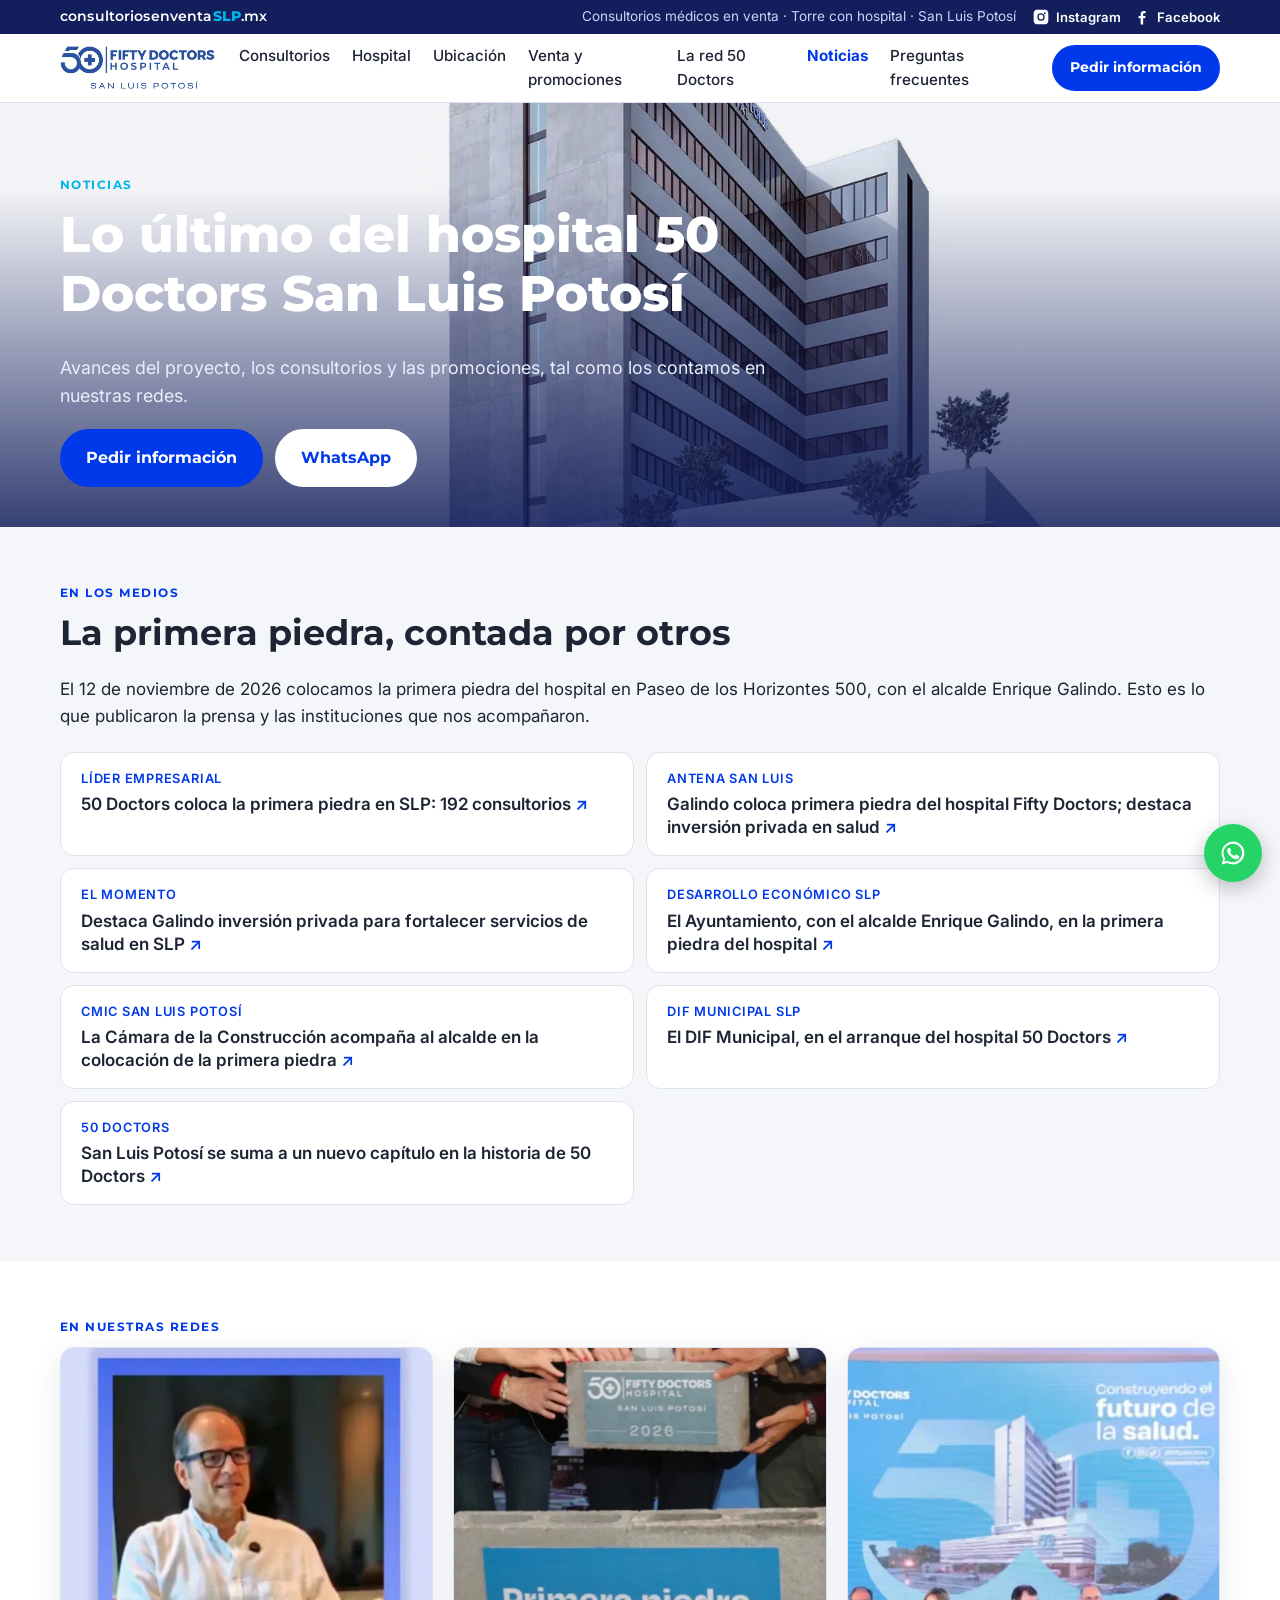
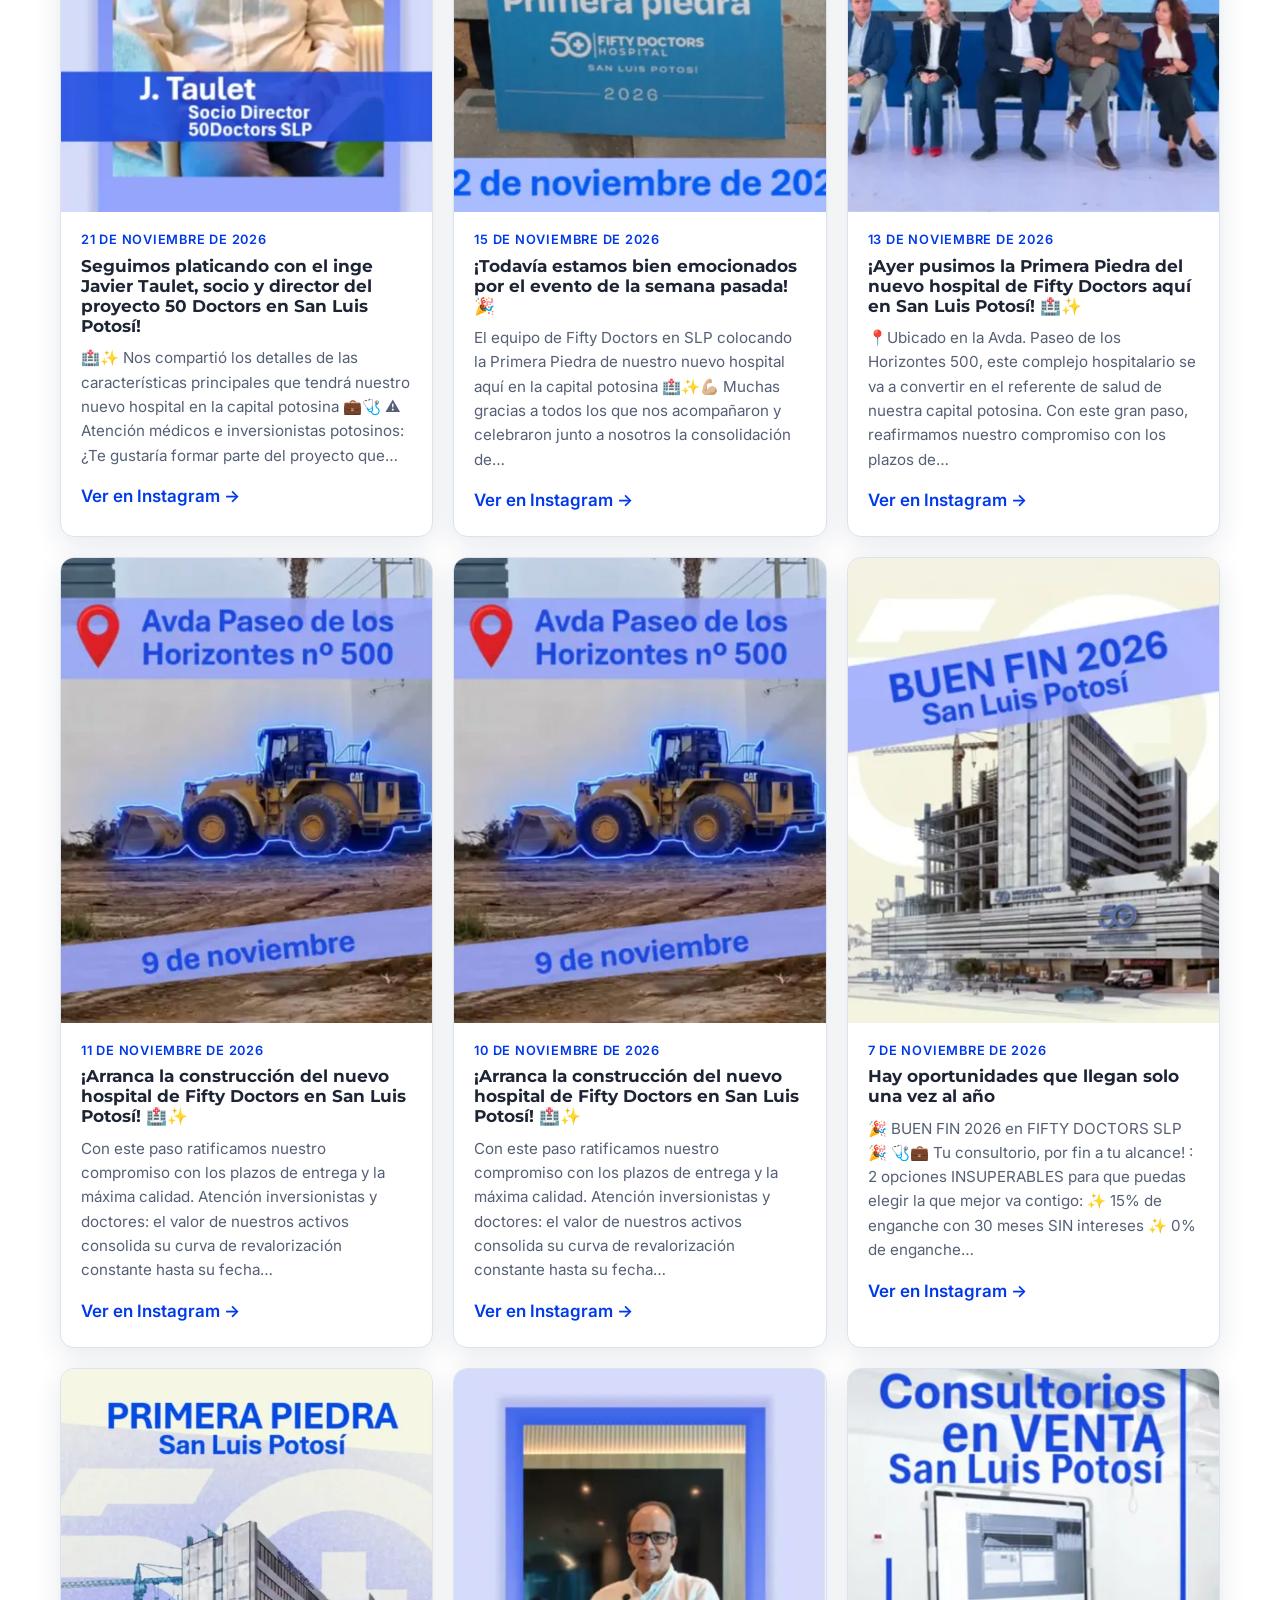
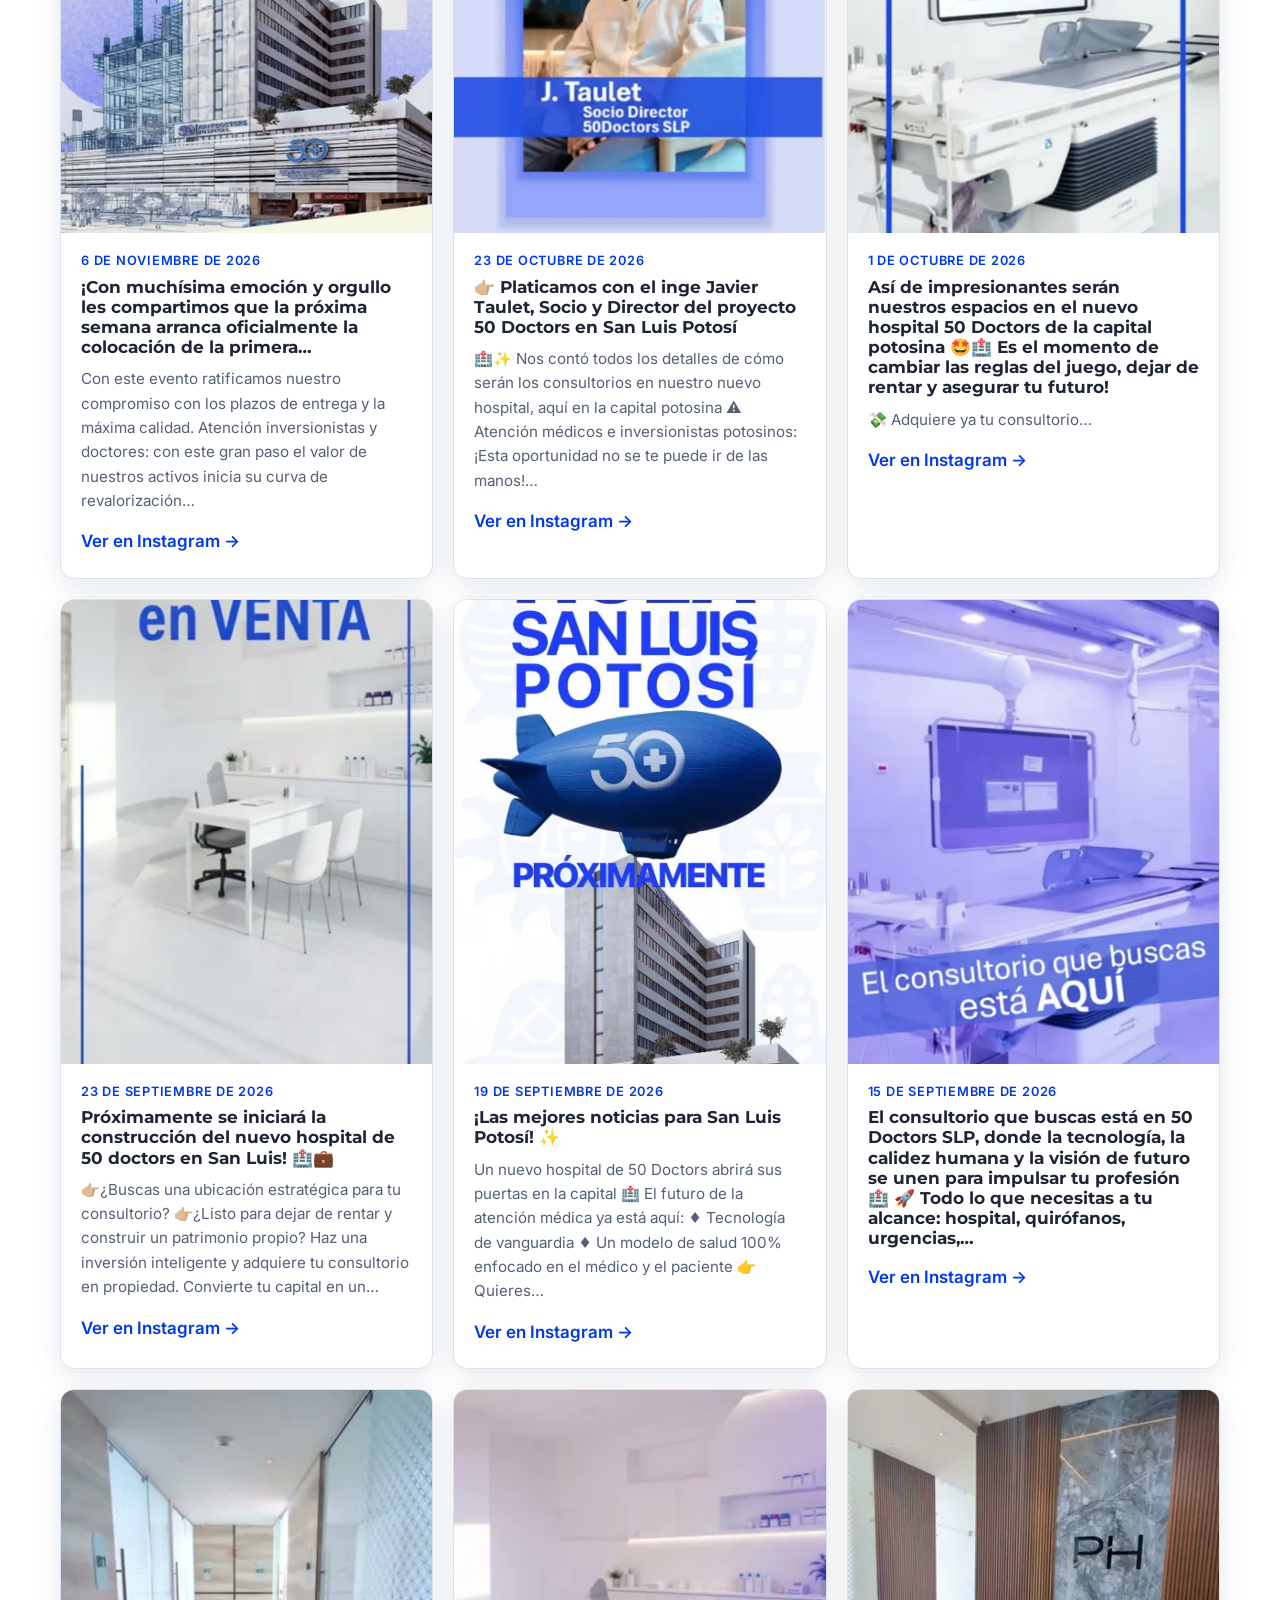
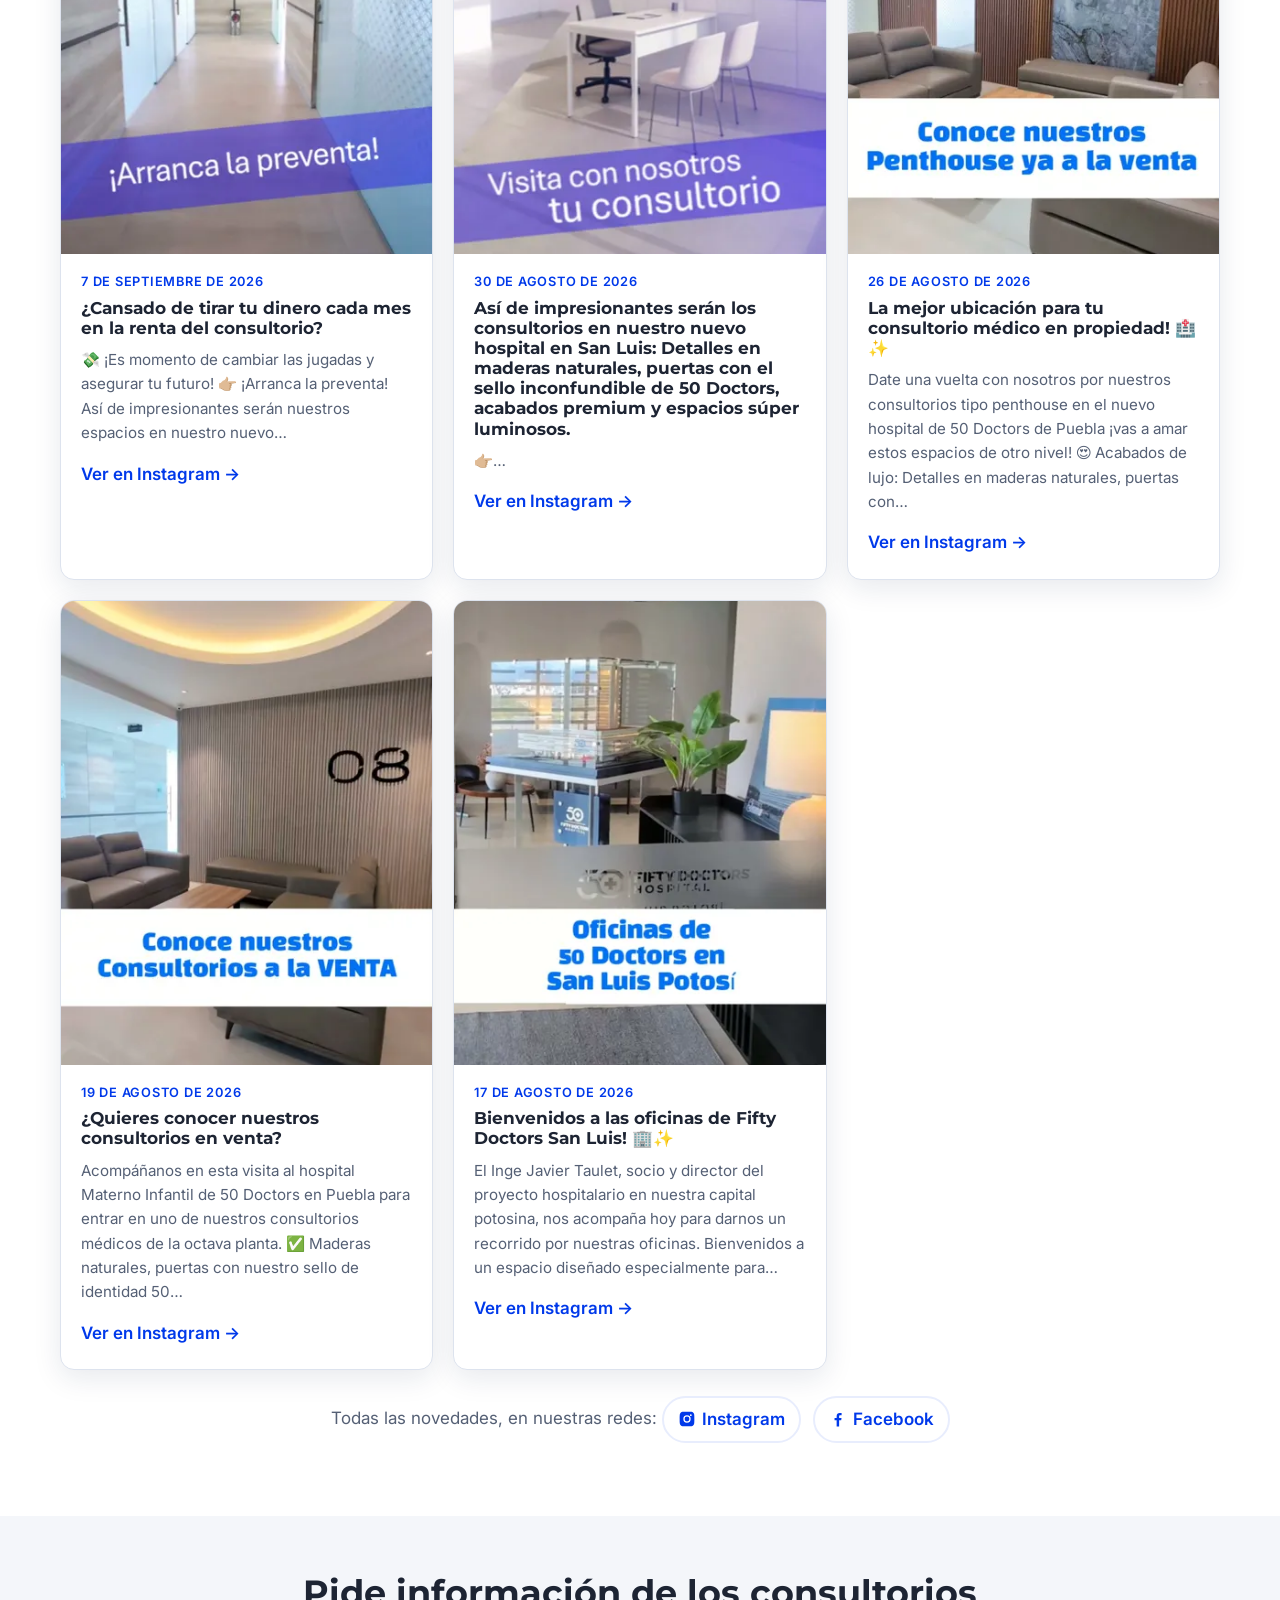
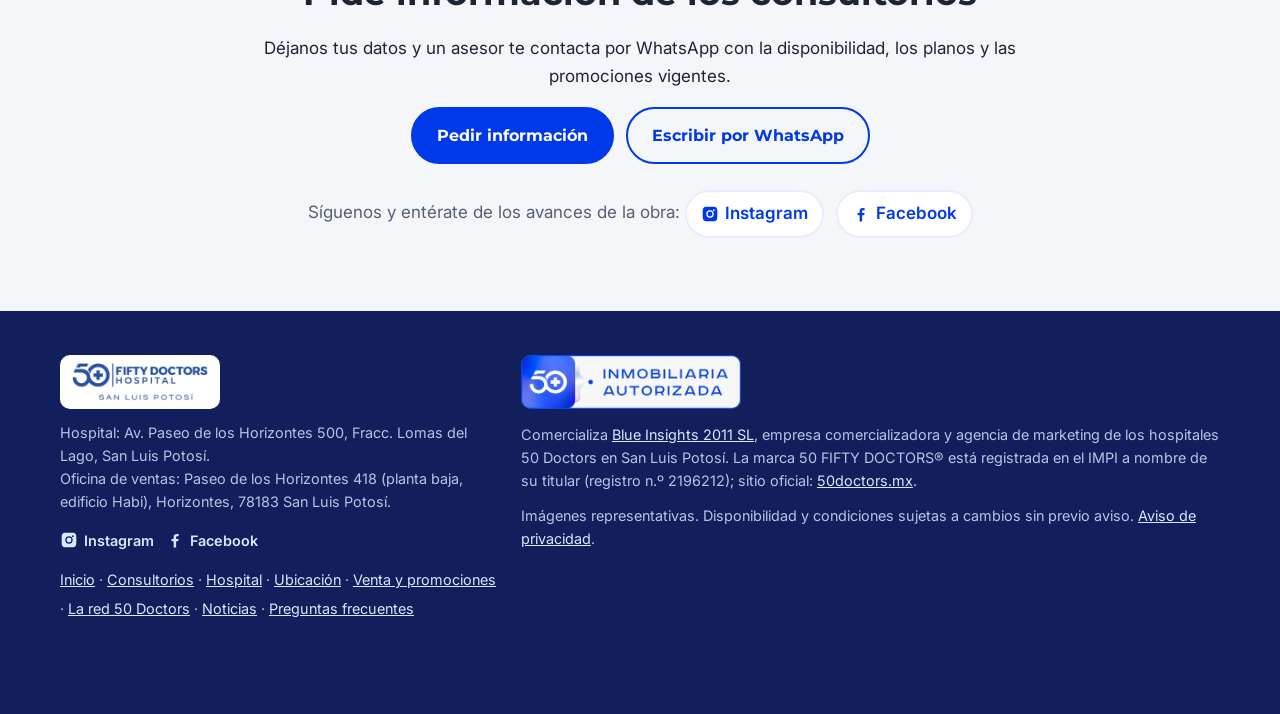
<file: noticias/index.html>
<!doctype html>
<html lang="es-MX">
<head>
<meta charset="utf-8">
<!-- Google Ads, cuenta 209-593-1827 (CEO 2026-11-02). Las conversiones las
     manda enlaces.js al pulsar «Pedir información», «Concertar visita» o WhatsApp. -->
<script async src="https://www.googletagmanager.com/gtag/js?id=AW-18551963654"></script>
<script>
  window.dataLayer = window.dataLayer || [];
  function gtag(){dataLayer.push(arguments);}
  gtag('js', new Date());
  gtag('config', 'AW-18551963654');
</script>
<meta name="viewport" content="width=device-width, initial-scale=1">
<title>Noticias del hospital 50 Doctors San Luis Potosí · Avances y novedades</title>
<meta name="description" content="Novedades del nuevo hospital 50 Doctors en San Luis Potosí: avances del proyecto, los consultorios en venta y las promociones.">
<link rel="canonical" href="https://consultoriosenventaslp.mx/noticias/">
<meta name="robots" content="index, follow">
<meta name="theme-color" content="#0039ea">
<meta property="og:type" content="website">
<meta property="og:locale" content="es_MX">
<meta property="og:site_name" content="50 Doctors SLP">
<meta property="og:title" content="Noticias del hospital 50 Doctors San Luis Potosí · Avances y novedades">
<meta property="og:description" content="Novedades del nuevo hospital 50 Doctors en San Luis Potosí: avances del proyecto, los consultorios en venta y las promociones.">
<meta property="og:url" content="https://consultoriosenventaslp.mx/noticias/">
<meta property="og:image" content="https://consultoriosenventaslp.mx/assets/img/og.jpg">
<meta name="twitter:card" content="summary_large_image">
<link rel="icon" href="/favicon.ico" sizes="any">
<link rel="icon" type="image/png" sizes="192x192" href="/assets/img/icono-192.png?v=2">
<link rel="apple-touch-icon" href="/assets/img/apple-touch-icon.png?v=2">
<link rel="preconnect" href="https://fonts.googleapis.com">
<link rel="preconnect" href="https://fonts.gstatic.com" crossorigin>
<link href="https://fonts.googleapis.com/css2?family=Montserrat:wght@500;600;700;800&family=Inter:wght@400;500;600&display=swap" rel="stylesheet">
<link rel="stylesheet" href="/assets/css/style.css?v=13">
</head>
<body>
<div class="barra-dominio">
  <div class="contenedor barra-dominio__fila">
    <a href="/" class="barra-dominio__nombre">consultoriosenventa<strong>SLP</strong>.mx</a>
    <span class="barra-dominio__lema">Consultorios médicos en venta · Torre con hospital · San Luis Potosí</span>
    <span class="redes redes--barra"><a href="https://www.instagram.com/consultoriosenventa.slp/" target="_blank" rel="noopener" aria-label="Instagram de 50 Doctors SLP"><svg viewBox="0 0 24 24" width="18" height="18" aria-hidden="true"><path fill="currentColor" d="M12 2.2c3.2 0 3.6 0 4.8.1 1.2.1 1.8.2 2.2.4.6.2 1 .5 1.4.9.4.4.7.8.9 1.4.2.4.4 1.1.4 2.2.1 1.3.1 1.6.1 4.8s0 3.6-.1 4.8c-.1 1.2-.2 1.8-.4 2.2-.2.6-.5 1-.9 1.4-.4.4-.8.7-1.4.9-.4.2-1.1.4-2.2.4-1.3.1-1.6.1-4.8.1s-3.6 0-4.8-.1c-1.2-.1-1.8-.2-2.2-.4-.6-.2-1-.5-1.4-.9-.4-.4-.7-.8-.9-1.4-.2-.4-.4-1.1-.4-2.2C2.2 15.6 2.2 15.2 2.2 12s0-3.6.1-4.8c.1-1.2.2-1.8.4-2.2.2-.6.5-1 .9-1.4.4-.4.8-.7 1.4-.9.4-.2 1.1-.4 2.2-.4C8.4 2.2 8.8 2.2 12 2.2Zm0 4.9a4.9 4.9 0 1 0 0 9.8 4.9 4.9 0 0 0 0-9.8Zm0 8.1a3.2 3.2 0 1 1 0-6.4 3.2 3.2 0 0 1 0 6.4Zm5.1-9.4a1.15 1.15 0 1 0 0 2.3 1.15 1.15 0 0 0 0-2.3Z"/></svg><span>Instagram</span></a><a href="https://www.facebook.com/1326223403898883" target="_blank" rel="noopener" aria-label="Facebook de 50 Doctors SLP"><svg viewBox="0 0 24 24" width="18" height="18" aria-hidden="true"><path fill="currentColor" d="M13.5 22v-8.2h2.8l.4-3.2h-3.2V8.5c0-.9.3-1.6 1.6-1.6h1.7V4.1c-.3 0-1.3-.1-2.5-.1-2.5 0-4.1 1.5-4.1 4.2v2.4H7.4v3.2h2.8V22h3.3Z"/></svg><span>Facebook</span></a></span>
  </div>
</div>
<header class="cabecera">
  <div class="contenedor cabecera__fila">
    <a href="/" class="marca" aria-label="50 Doctors SLP, inicio">
      <img src="/assets/img/logo.png" alt="50 Doctors Hospital San Luis Potosí" width="190" height="53">
    </a>
    <nav class="menu" aria-label="Secciones">
      <a href="/consultorios/">Consultorios</a>
      <a href="/hospital/">Hospital</a>
      <a href="/ubicacion/">Ubicación</a>
      <a href="/venta-y-promociones/">Venta y promociones</a>
      <a href="/red-50-doctors/">La red 50 Doctors</a>
      <a href="/noticias/" aria-current="page">Noticias</a>
      <a href="/preguntas-frecuentes/">Preguntas frecuentes</a>
    </nav>
    <a class="boton boton--pequeno" data-formulario href="/#contacto">Pedir información</a>
  </div>
  <nav class="menu-movil" aria-label="Secciones">
      <a href="/consultorios/">Consultorios</a>
      <a href="/hospital/">Hospital</a>
      <a href="/ubicacion/">Ubicación</a>
      <a href="/venta-y-promociones/">Venta y promociones</a>
      <a href="/red-50-doctors/">La red 50 Doctors</a>
      <a href="/noticias/" aria-current="page">Noticias</a>
      <a href="/preguntas-frecuentes/">Preguntas frecuentes</a>
  </nav>
</header>
<main>
<section class="portada portada--interior">
  <img class="portada__foto" src="/assets/img/torre-slp.webp" alt="Torre 50 Doctors SLP" width="1600" height="1313" fetchpriority="high">
  <div class="portada__velo"></div>
  <div class="contenedor portada__texto">
    <p class="etiqueta">Noticias</p>
    <h1>Lo último del hospital 50 Doctors San Luis Potosí</h1>
    <p class="portada__sub">Avances del proyecto, los consultorios y las promociones, tal como los contamos en nuestras redes.</p>
    <div class="botones">
      <a class="boton" data-formulario href="/#contacto">Pedir información</a>
      <a class="boton boton--claro" data-whatsapp href="/#contacto">WhatsApp</a>
    </div>
  </div>
</section>
<section class="seccion seccion--gris" id="en-los-medios">
  <div class="contenedor">
    <p class="etiqueta">En los medios</p>
    <h2>La primera piedra, contada por otros</h2>
    <p>El 12 de noviembre de 2026 colocamos la primera piedra del hospital en Paseo de los Horizontes 500, con el alcalde Enrique Galindo. Esto es lo que publicaron la prensa y las instituciones que nos acompañaron.</p>
    <ul class="prensa">
      <li><a href="https://www.liderempresarial.com/50-doctors-coloca-primera-piedra-en-slp-192-consultorios-y-620-mdp-de-inversion/" target="_blank" rel="noopener"><span class="prensa__medio">Líder Empresarial</span>
        <span class="prensa__titular">50 Doctors coloca la primera piedra en SLP: 192 consultorios</span></a></li>
      <li><a href="https://antenasanluis.mx/galindo-primera-piedra-fifty-doctors/" target="_blank" rel="noopener"><span class="prensa__medio">Antena San Luis</span>
        <span class="prensa__titular">Galindo coloca primera piedra del hospital Fifty Doctors; destaca inversión privada en salud</span></a></li>
      <li><a href="https://periodicoelmomento.com/destaca-galindo-inversion-privada-para-fortalecer-servicios-de-salud-en-slp/" target="_blank" rel="noopener"><span class="prensa__medio">El Momento</span>
        <span class="prensa__titular">Destaca Galindo inversión privada para fortalecer servicios de salud en SLP</span></a></li>
      <li><a href="https://www.facebook.com/DesarrolloEcoSL/posts/hoy-liderados-por-nuestro-alcalde-enrique-galindo-asistimos-a-la-colocaci%C3%B3n-de-l/1788655622786742/" target="_blank" rel="noopener"><span class="prensa__medio">Desarrollo Económico SLP</span>
        <span class="prensa__titular">El Ayuntamiento, con el alcalde Enrique Galindo, en la primera piedra del hospital</span></a></li>
      <li><a href="https://www.facebook.com/CMICSanLuis/posts/la-cmic-san-luis-potos%C3%AD-acompa%C3%B1%C3%B3-al-alcalde-enrique-galindo-ceballos-en-la-coloc/1531841098964823/" target="_blank" rel="noopener"><span class="prensa__medio">CMIC San Luis Potosí</span>
        <span class="prensa__titular">La Cámara de la Construcción acompaña al alcalde en la colocación de la primera piedra</span></a></li>
      <li><a href="https://x.com/DIFMunicipalSLP/status/2121006784215499246" target="_blank" rel="noopener"><span class="prensa__medio">DIF Municipal SLP</span>
        <span class="prensa__titular">El DIF Municipal, en el arranque del hospital 50 Doctors</span></a></li>
      <li><a href="https://www.facebook.com/fiftydoctors/posts/%EF%B8%8F-san-luis-potos%C3%AD-se-suma-a-un-nuevo-cap%C3%ADtulo-en-la-historia-de-50-doctors-la-co/122212888550750331/" target="_blank" rel="noopener"><span class="prensa__medio">50 Doctors</span>
        <span class="prensa__titular">San Luis Potosí se suma a un nuevo capítulo en la historia de 50 Doctors</span></a></li>
    </ul>
  </div>
</section>
<section class="seccion">
  <div class="contenedor">
    <p class="etiqueta">En nuestras redes</p>
    <div class="noticias">
    <article class="noticia">
      <a href="https://www.instagram.com/reel/DgAUuIxiTmm/" target="_blank" rel="noopener" class="noticia__foto">
        <img src="/assets/img/noticias/ig-2026-11-21.webp" alt="" loading="lazy">
      </a>
      <div class="noticia__texto">
        <p class="noticia__fecha">21 de noviembre de 2026</p>
        <h3>Seguimos platicando con el inge Javier Taulet, socio y director del proyecto 50 Doctors en San Luis Potosí!</h3>
        <p>🏥✨ Nos compartió los detalles de las características principales que tendrá nuestro nuevo hospital en la capital potosina 💼🩺 ⚠️ Atención médicos e inversionistas potosinos: ¿Te gustaría formar parte del proyecto que…</p>
        <a class="enlace" href="https://www.instagram.com/reel/DgAUuIxiTmm/" target="_blank" rel="noopener">Ver en Instagram →</a>
      </div>
    </article>
    <article class="noticia">
      <a href="https://www.instagram.com/p/DfxhAJdAhaO/" target="_blank" rel="noopener" class="noticia__foto">
        <img src="/assets/img/noticias/ig-2026-11-15.webp" alt="" loading="lazy">
      </a>
      <div class="noticia__texto">
        <p class="noticia__fecha">15 de noviembre de 2026</p>
        <h3>¡Todavía estamos bien emocionados por el evento de la semana pasada! 🎉</h3>
        <p>El equipo de Fifty Doctors en SLP colocando la Primera Piedra de nuestro nuevo hospital aquí en la capital potosina 🏥✨💪🏼 Muchas gracias a todos los que nos acompañaron y celebraron junto a nosotros la consolidación de…</p>
        <a class="enlace" href="https://www.instagram.com/p/DfxhAJdAhaO/" target="_blank" rel="noopener">Ver en Instagram →</a>
      </div>
    </article>
    <article class="noticia">
      <a href="https://www.instagram.com/p/Dfr_62EjRGy/" target="_blank" rel="noopener" class="noticia__foto">
        <img src="/assets/img/noticias/ig-2026-11-13.webp" alt="" loading="lazy">
      </a>
      <div class="noticia__texto">
        <p class="noticia__fecha">13 de noviembre de 2026</p>
        <h3>¡Ayer pusimos la Primera Piedra del nuevo hospital de Fifty Doctors aquí en San Luis Potosí! 🏥✨</h3>
        <p>📍Ubicado en la Avda. Paseo de los Horizontes 500, este complejo hospitalario se va a convertir en el referente de salud de nuestra capital potosina. Con este gran paso, reafirmamos nuestro compromiso con los plazos de…</p>
        <a class="enlace" href="https://www.instagram.com/p/Dfr_62EjRGy/" target="_blank" rel="noopener">Ver en Instagram →</a>
      </div>
    </article>
    <article class="noticia">
      <a href="https://www.instagram.com/reel/DflxtHvNxRn/" target="_blank" rel="noopener" class="noticia__foto">
        <img src="/assets/img/noticias/ig-2026-11-11.webp" alt="" loading="lazy">
      </a>
      <div class="noticia__texto">
        <p class="noticia__fecha">11 de noviembre de 2026</p>
        <h3>¡Arranca la construcción del nuevo hospital de Fifty Doctors en San Luis Potosí! 🏥✨</h3>
        <p>Con este paso ratificamos nuestro compromiso con los plazos de entrega y la máxima calidad. Atención inversionistas y doctores: el valor de nuestros activos consolida su curva de revalorización constante hasta su fecha…</p>
        <a class="enlace" href="https://www.instagram.com/reel/DflxtHvNxRn/" target="_blank" rel="noopener">Ver en Instagram →</a>
      </div>
    </article>
    <article class="noticia">
      <a href="https://www.instagram.com/reel/DfkhC4aCQ4c/" target="_blank" rel="noopener" class="noticia__foto">
        <img src="/assets/img/noticias/ig-2026-11-10.webp" alt="" loading="lazy">
      </a>
      <div class="noticia__texto">
        <p class="noticia__fecha">10 de noviembre de 2026</p>
        <h3>¡Arranca la construcción del nuevo hospital de Fifty Doctors en San Luis Potosí! 🏥✨</h3>
        <p>Con este paso ratificamos nuestro compromiso con los plazos de entrega y la máxima calidad. Atención inversionistas y doctores: el valor de nuestros activos consolida su curva de revalorización constante hasta su fecha…</p>
        <a class="enlace" href="https://www.instagram.com/reel/DfkhC4aCQ4c/" target="_blank" rel="noopener">Ver en Instagram →</a>
      </div>
    </article>
    <article class="noticia">
      <a href="https://www.instagram.com/reel/Dfc_7vfCOHZ/" target="_blank" rel="noopener" class="noticia__foto">
        <img src="/assets/img/noticias/ig-2026-11-07.webp" alt="" loading="lazy">
      </a>
      <div class="noticia__texto">
        <p class="noticia__fecha">7 de noviembre de 2026</p>
        <h3>Hay oportunidades que llegan solo una vez al año</h3>
        <p>🎉 BUEN FIN 2026 en FIFTY DOCTORS SLP 🎉 🩺💼 Tu consultorio, por fin a tu alcance! : 2 opciones INSUPERABLES para que puedas elegir la que mejor va contigo: ✨ 15% de enganche con 30 meses SIN intereses ✨ 0% de enganche…</p>
        <a class="enlace" href="https://www.instagram.com/reel/Dfc_7vfCOHZ/" target="_blank" rel="noopener">Ver en Instagram →</a>
      </div>
    </article>
    <article class="noticia">
      <a href="https://www.instagram.com/p/DfZ5v5IgqKk/" target="_blank" rel="noopener" class="noticia__foto">
        <img src="/assets/img/noticias/ig-2026-11-06.webp" alt="" loading="lazy">
      </a>
      <div class="noticia__texto">
        <p class="noticia__fecha">6 de noviembre de 2026</p>
        <h3>¡Con muchísima emoción y orgullo les compartimos que la próxima semana arranca oficialmente la colocación de la primera…</h3>
        <p>Con este evento ratificamos nuestro compromiso con los plazos de entrega y la máxima calidad. Atención inversionistas y doctores: con este gran paso el valor de nuestros activos inicia su curva de revalorización…</p>
        <a class="enlace" href="https://www.instagram.com/p/DfZ5v5IgqKk/" target="_blank" rel="noopener">Ver en Instagram →</a>
      </div>
    </article>
    <article class="noticia">
      <a href="https://www.instagram.com/reel/De16VxTC4Kf/" target="_blank" rel="noopener" class="noticia__foto">
        <img src="/assets/img/noticias/ig-2026-10-23.webp" alt="" loading="lazy">
      </a>
      <div class="noticia__texto">
        <p class="noticia__fecha">23 de octubre de 2026</p>
        <h3>👉🏼 Platicamos con el inge Javier Taulet, Socio y Director del proyecto 50 Doctors en San Luis Potosí</h3>
        <p>🏥✨ Nos contó todos los detalles de cómo serán los consultorios en nuestro nuevo hospital, aquí en la capital potosina ⚠️ Atención médicos e inversionistas potosinos: ¡Esta oportunidad no se te puede ir de las manos!…</p>
        <a class="enlace" href="https://www.instagram.com/reel/De16VxTC4Kf/" target="_blank" rel="noopener">Ver en Instagram →</a>
      </div>
    </article>
    <article class="noticia">
      <a href="https://www.instagram.com/reel/Dd9eXCmiQLL/" target="_blank" rel="noopener" class="noticia__foto">
        <img src="/assets/img/noticias/ig-2026-10-01.webp" alt="" loading="lazy">
      </a>
      <div class="noticia__texto">
        <p class="noticia__fecha">1 de octubre de 2026</p>
        <h3>Así de impresionantes serán nuestros espacios en el nuevo hospital 50 Doctors de la capital potosina 🤩🏥 Es el momento de cambiar las reglas del juego, dejar de rentar y asegurar tu futuro!</h3>
        <p>💸 Adquiere ya tu consultorio…</p>
        <a class="enlace" href="https://www.instagram.com/reel/Dd9eXCmiQLL/" target="_blank" rel="noopener">Ver en Instagram →</a>
      </div>
    </article>
    <article class="noticia">
      <a href="https://www.instagram.com/reel/Ddo5utnCeRX/" target="_blank" rel="noopener" class="noticia__foto">
        <img src="/assets/img/noticias/ig-2026-09-23.webp" alt="" loading="lazy">
      </a>
      <div class="noticia__texto">
        <p class="noticia__fecha">23 de septiembre de 2026</p>
        <h3>Próximamente se iniciará la construcción del nuevo hospital de 50 doctors en San Luis! 🏥💼</h3>
        <p>👉🏼¿Buscas una ubicación estratégica para tu consultorio? 👉🏼¿Listo para dejar de rentar y construir un patrimonio propio? Haz una inversión inteligente y adquiere tu consultorio en propiedad. Convierte tu capital en un…</p>
        <a class="enlace" href="https://www.instagram.com/reel/Ddo5utnCeRX/" target="_blank" rel="noopener">Ver en Instagram →</a>
      </div>
    </article>
    <article class="noticia">
      <a href="https://www.instagram.com/reel/DdeqL5RqlYa/" target="_blank" rel="noopener" class="noticia__foto">
        <img src="/assets/img/noticias/ig-2026-09-19.webp" alt="" loading="lazy">
      </a>
      <div class="noticia__texto">
        <p class="noticia__fecha">19 de septiembre de 2026</p>
        <h3>¡Las mejores noticias para San Luis Potosí! ✨</h3>
        <p>Un nuevo hospital de 50 Doctors abrirá sus puertas en la capital 🏥 El futuro de la atención médica ya está aquí: ♦️ Tecnología de vanguardia ♦️ Un modelo de salud 100% enfocado en el médico y el paciente 👉 Quieres…</p>
        <a class="enlace" href="https://www.instagram.com/reel/DdeqL5RqlYa/" target="_blank" rel="noopener">Ver en Instagram →</a>
      </div>
    </article>
    <article class="noticia">
      <a href="https://www.instagram.com/reel/DdUWRW0iN1j/" target="_blank" rel="noopener" class="noticia__foto">
        <img src="/assets/img/noticias/ig-2026-09-15.webp" alt="" loading="lazy">
      </a>
      <div class="noticia__texto">
        <p class="noticia__fecha">15 de septiembre de 2026</p>
        <h3>El consultorio que buscas está en 50 Doctors SLP, donde la tecnología, la calidez humana y la visión de futuro se unen para impulsar tu profesión 🏥 🚀 Todo lo que necesitas a tu alcance: hospital, quirófanos, urgencias,…</h3>
        <p></p>
        <a class="enlace" href="https://www.instagram.com/reel/DdUWRW0iN1j/" target="_blank" rel="noopener">Ver en Instagram →</a>
      </div>
    </article>
    <article class="noticia">
      <a href="https://www.instagram.com/reel/Dc_jzPNKN8y/" target="_blank" rel="noopener" class="noticia__foto">
        <img src="/assets/img/noticias/ig-2026-09-07.webp" alt="" loading="lazy">
      </a>
      <div class="noticia__texto">
        <p class="noticia__fecha">7 de septiembre de 2026</p>
        <h3>¿Cansado de tirar tu dinero cada mes en la renta del consultorio?</h3>
        <p>💸 ¡Es momento de cambiar las jugadas y asegurar tu futuro! 👉🏼 ¡Arranca la preventa! Así de impresionantes serán nuestros espacios en nuestro nuevo…</p>
        <a class="enlace" href="https://www.instagram.com/reel/Dc_jzPNKN8y/" target="_blank" rel="noopener">Ver en Instagram →</a>
      </div>
    </article>
    <article class="noticia">
      <a href="https://www.instagram.com/reel/DcrcPGJiRsS/" target="_blank" rel="noopener" class="noticia__foto">
        <img src="/assets/img/noticias/ig-2026-08-30.webp" alt="" loading="lazy">
      </a>
      <div class="noticia__texto">
        <p class="noticia__fecha">30 de agosto de 2026</p>
        <h3>Así de impresionantes serán los consultorios en nuestro nuevo hospital en San Luis: Detalles en maderas naturales, puertas con el sello inconfundible de 50 Doctors, acabados premium y espacios súper luminosos.</h3>
        <p>👉🏼…</p>
        <a class="enlace" href="https://www.instagram.com/reel/DcrcPGJiRsS/" target="_blank" rel="noopener">Ver en Instagram →</a>
      </div>
    </article>
    <article class="noticia">
      <a href="https://www.instagram.com/reel/Dcf7AuqiwZe/" target="_blank" rel="noopener" class="noticia__foto">
        <img src="/assets/img/noticias/ig-2026-08-26.webp" alt="" loading="lazy">
      </a>
      <div class="noticia__texto">
        <p class="noticia__fecha">26 de agosto de 2026</p>
        <h3>La mejor ubicación para tu consultorio médico en propiedad! 🏥✨</h3>
        <p>Date una vuelta con nosotros por nuestros consultorios tipo penthouse en el nuevo hospital de 50 Doctors de Puebla ¡vas a amar estos espacios de otro nivel! 😍 Acabados de lujo: Detalles en maderas naturales, puertas con…</p>
        <a class="enlace" href="https://www.instagram.com/reel/Dcf7AuqiwZe/" target="_blank" rel="noopener">Ver en Instagram →</a>
      </div>
    </article>
    <article class="noticia">
      <a href="https://www.instagram.com/reel/DcOJV5qiDY9/" target="_blank" rel="noopener" class="noticia__foto">
        <img src="/assets/img/noticias/ig-2026-08-19.webp" alt="" loading="lazy">
      </a>
      <div class="noticia__texto">
        <p class="noticia__fecha">19 de agosto de 2026</p>
        <h3>¿Quieres conocer nuestros consultorios en venta?</h3>
        <p>Acompáñanos en esta visita al hospital Materno Infantil de 50 Doctors en Puebla para entrar en uno de nuestros consultorios médicos de la octava planta. ✅ Maderas naturales, puertas con nuestro sello de identidad 50…</p>
        <a class="enlace" href="https://www.instagram.com/reel/DcOJV5qiDY9/" target="_blank" rel="noopener">Ver en Instagram →</a>
      </div>
    </article>
    <article class="noticia">
      <a href="https://www.instagram.com/reel/DcJRTkFi6-6/" target="_blank" rel="noopener" class="noticia__foto">
        <img src="/assets/img/noticias/ig-2026-08-17.webp" alt="" loading="lazy">
      </a>
      <div class="noticia__texto">
        <p class="noticia__fecha">17 de agosto de 2026</p>
        <h3>Bienvenidos a las oficinas de Fifty Doctors San Luis! 🏢✨</h3>
        <p>El Inge Javier Taulet, socio y director del proyecto hospitalario en nuestra capital potosina, nos acompaña hoy para darnos un recorrido por nuestras oficinas. Bienvenidos a un espacio diseñado especialmente para…</p>
        <a class="enlace" href="https://www.instagram.com/reel/DcJRTkFi6-6/" target="_blank" rel="noopener">Ver en Instagram →</a>
      </div>
    </article>
    </div>
    <p class="centrado siguenos">Todas las novedades, en nuestras redes: <span class="redes redes--grande"><a href="https://www.instagram.com/consultoriosenventa.slp/" target="_blank" rel="noopener" aria-label="Instagram de 50 Doctors SLP"><svg viewBox="0 0 24 24" width="18" height="18" aria-hidden="true"><path fill="currentColor" d="M12 2.2c3.2 0 3.6 0 4.8.1 1.2.1 1.8.2 2.2.4.6.2 1 .5 1.4.9.4.4.7.8.9 1.4.2.4.4 1.1.4 2.2.1 1.3.1 1.6.1 4.8s0 3.6-.1 4.8c-.1 1.2-.2 1.8-.4 2.2-.2.6-.5 1-.9 1.4-.4.4-.8.7-1.4.9-.4.2-1.1.4-2.2.4-1.3.1-1.6.1-4.8.1s-3.6 0-4.8-.1c-1.2-.1-1.8-.2-2.2-.4-.6-.2-1-.5-1.4-.9-.4-.4-.7-.8-.9-1.4-.2-.4-.4-1.1-.4-2.2C2.2 15.6 2.2 15.2 2.2 12s0-3.6.1-4.8c.1-1.2.2-1.8.4-2.2.2-.6.5-1 .9-1.4.4-.4.8-.7 1.4-.9.4-.2 1.1-.4 2.2-.4C8.4 2.2 8.8 2.2 12 2.2Zm0 4.9a4.9 4.9 0 1 0 0 9.8 4.9 4.9 0 0 0 0-9.8Zm0 8.1a3.2 3.2 0 1 1 0-6.4 3.2 3.2 0 0 1 0 6.4Zm5.1-9.4a1.15 1.15 0 1 0 0 2.3 1.15 1.15 0 0 0 0-2.3Z"/></svg><span>Instagram</span></a><a href="https://www.facebook.com/1326223403898883" target="_blank" rel="noopener" aria-label="Facebook de 50 Doctors SLP"><svg viewBox="0 0 24 24" width="18" height="18" aria-hidden="true"><path fill="currentColor" d="M13.5 22v-8.2h2.8l.4-3.2h-3.2V8.5c0-.9.3-1.6 1.6-1.6h1.7V4.1c-.3 0-1.3-.1-2.5-.1-2.5 0-4.1 1.5-4.1 4.2v2.4H7.4v3.2h2.8V22h3.3Z"/></svg><span>Facebook</span></a></span></p>
  </div>
</section>
</main>

<section class="seccion seccion--gris" id="contacto">
  <div class="contenedor contacto">
    <h2>Pide información de los consultorios</h2>
    <p>Déjanos tus datos y un asesor te contacta por WhatsApp con la disponibilidad, los planos y las promociones vigentes.</p>
    <div class="botones centrar">
      <a class="boton" data-formulario href="/#contacto">Pedir información</a>
      <a class="boton boton--borde-oscuro" data-whatsapp href="/#contacto">Escribir por WhatsApp</a>
    </div>
    <p class="siguenos">Síguenos y entérate de los avances de la obra: <span class="redes redes--grande"><a href="https://www.instagram.com/consultoriosenventa.slp/" target="_blank" rel="noopener" aria-label="Instagram de 50 Doctors SLP"><svg viewBox="0 0 24 24" width="18" height="18" aria-hidden="true"><path fill="currentColor" d="M12 2.2c3.2 0 3.6 0 4.8.1 1.2.1 1.8.2 2.2.4.6.2 1 .5 1.4.9.4.4.7.8.9 1.4.2.4.4 1.1.4 2.2.1 1.3.1 1.6.1 4.8s0 3.6-.1 4.8c-.1 1.2-.2 1.8-.4 2.2-.2.6-.5 1-.9 1.4-.4.4-.8.7-1.4.9-.4.2-1.1.4-2.2.4-1.3.1-1.6.1-4.8.1s-3.6 0-4.8-.1c-1.2-.1-1.8-.2-2.2-.4-.6-.2-1-.5-1.4-.9-.4-.4-.7-.8-.9-1.4-.2-.4-.4-1.1-.4-2.2C2.2 15.6 2.2 15.2 2.2 12s0-3.6.1-4.8c.1-1.2.2-1.8.4-2.2.2-.6.5-1 .9-1.4.4-.4.8-.7 1.4-.9.4-.2 1.1-.4 2.2-.4C8.4 2.2 8.8 2.2 12 2.2Zm0 4.9a4.9 4.9 0 1 0 0 9.8 4.9 4.9 0 0 0 0-9.8Zm0 8.1a3.2 3.2 0 1 1 0-6.4 3.2 3.2 0 0 1 0 6.4Zm5.1-9.4a1.15 1.15 0 1 0 0 2.3 1.15 1.15 0 0 0 0-2.3Z"/></svg><span>Instagram</span></a><a href="https://www.facebook.com/1326223403898883" target="_blank" rel="noopener" aria-label="Facebook de 50 Doctors SLP"><svg viewBox="0 0 24 24" width="18" height="18" aria-hidden="true"><path fill="currentColor" d="M13.5 22v-8.2h2.8l.4-3.2h-3.2V8.5c0-.9.3-1.6 1.6-1.6h1.7V4.1c-.3 0-1.3-.1-2.5-.1-2.5 0-4.1 1.5-4.1 4.2v2.4H7.4v3.2h2.8V22h3.3Z"/></svg><span>Facebook</span></a></span></p>
  </div>
</section>

<footer class="pie">
  <div class="contenedor pie__fila">
    <div>
      <img src="/assets/img/logo.png" alt="50 Doctors Hospital San Luis Potosí" width="160" height="45" class="pie__logo">
      <p>Hospital: Av. Paseo de los Horizontes 500, Fracc. Lomas del Lago, San Luis Potosí.<br>Oficina de ventas: Paseo de los Horizontes 418 (planta baja, edificio Habi), Horizontes, 78183 San Luis Potosí.</p>
      <p><span class="redes redes--pie"><a href="https://www.instagram.com/consultoriosenventa.slp/" target="_blank" rel="noopener" aria-label="Instagram de 50 Doctors SLP"><svg viewBox="0 0 24 24" width="18" height="18" aria-hidden="true"><path fill="currentColor" d="M12 2.2c3.2 0 3.6 0 4.8.1 1.2.1 1.8.2 2.2.4.6.2 1 .5 1.4.9.4.4.7.8.9 1.4.2.4.4 1.1.4 2.2.1 1.3.1 1.6.1 4.8s0 3.6-.1 4.8c-.1 1.2-.2 1.8-.4 2.2-.2.6-.5 1-.9 1.4-.4.4-.8.7-1.4.9-.4.2-1.1.4-2.2.4-1.3.1-1.6.1-4.8.1s-3.6 0-4.8-.1c-1.2-.1-1.8-.2-2.2-.4-.6-.2-1-.5-1.4-.9-.4-.4-.7-.8-.9-1.4-.2-.4-.4-1.1-.4-2.2C2.2 15.6 2.2 15.2 2.2 12s0-3.6.1-4.8c.1-1.2.2-1.8.4-2.2.2-.6.5-1 .9-1.4.4-.4.8-.7 1.4-.9.4-.2 1.1-.4 2.2-.4C8.4 2.2 8.8 2.2 12 2.2Zm0 4.9a4.9 4.9 0 1 0 0 9.8 4.9 4.9 0 0 0 0-9.8Zm0 8.1a3.2 3.2 0 1 1 0-6.4 3.2 3.2 0 0 1 0 6.4Zm5.1-9.4a1.15 1.15 0 1 0 0 2.3 1.15 1.15 0 0 0 0-2.3Z"/></svg><span>Instagram</span></a><a href="https://www.facebook.com/1326223403898883" target="_blank" rel="noopener" aria-label="Facebook de 50 Doctors SLP"><svg viewBox="0 0 24 24" width="18" height="18" aria-hidden="true"><path fill="currentColor" d="M13.5 22v-8.2h2.8l.4-3.2h-3.2V8.5c0-.9.3-1.6 1.6-1.6h1.7V4.1c-.3 0-1.3-.1-2.5-.1-2.5 0-4.1 1.5-4.1 4.2v2.4H7.4v3.2h2.8V22h3.3Z"/></svg><span>Facebook</span></a></span></p>
      <nav class="pie__menu" aria-label="Secciones">
        <a href="/">Inicio</a> · <a href="/consultorios/">Consultorios</a> · <a href="/hospital/">Hospital</a> · <a href="/ubicacion/">Ubicación</a> · <a href="/venta-y-promociones/">Venta y promociones</a> · <a href="/red-50-doctors/">La red 50 Doctors</a> · <a href="/noticias/">Noticias</a> · <a href="/preguntas-frecuentes/">Preguntas frecuentes</a>
      </nav>
    </div>
    <div class="pie__legal">
      <img src="/assets/img/inmobiliaria-autorizada.webp" alt="50 Doctors · Inmobiliaria autorizada" width="220" height="55" class="pie__sello" loading="lazy">
      <p>Comercializa <a href="https://www.blueinsights2011.com/" target="_blank" rel="noopener">Blue Insights 2011 SL</a>, empresa comercializadora y agencia de marketing de los hospitales 50&nbsp;Doctors en San Luis Potosí. La marca 50&nbsp;FIFTY&nbsp;DOCTORS® está registrada en el IMPI a nombre de su titular (registro n.º 2196212); sitio oficial: <a href="https://www.50doctors.mx" target="_blank" rel="noopener">50doctors.mx</a>.</p>
      <p>Imágenes representativas. Disponibilidad y condiciones sujetas a cambios sin previo aviso. <a href="https://fifty-doctors-crm-805505290896.us-central1.run.app/privacidad" target="_blank" rel="noopener">Aviso de privacidad</a>.</p>
    </div>
  </div>
</footer>

<a class="flotante" data-whatsapp href="/#contacto" aria-label="Escribir por WhatsApp">
  <svg viewBox="0 0 32 32" width="28" height="28" aria-hidden="true"><path fill="currentColor" d="M16 3a13 13 0 0 0-11.2 19.6L3 29l6.6-1.7A13 13 0 1 0 16 3Zm0 23.6c-2 0-4-.6-5.7-1.6l-.4-.2-3.9 1 1-3.8-.3-.4A10.6 10.6 0 1 1 16 26.6Zm5.8-7.9c-.3-.2-1.9-.9-2.2-1s-.5-.2-.7.2-.8 1-1 1.2-.4.2-.7.1a8.7 8.7 0 0 1-4.3-3.8c-.3-.6.3-.5.9-1.7.1-.2 0-.4 0-.5l-1-2.4c-.3-.6-.5-.5-.7-.5h-.6c-.2 0-.6.1-.9.4s-1.2 1.1-1.2 2.8 1.2 3.3 1.4 3.5 2.4 3.7 5.9 5.2c2.2.9 3 1 4.1.8.7-.1 1.9-.8 2.2-1.5s.3-1.4.2-1.5-.3-.2-.6-.3Z"/></svg>
</a>
<script src="/assets/js/enlaces.js?v=11"></script>
</body>
</html>
</file>
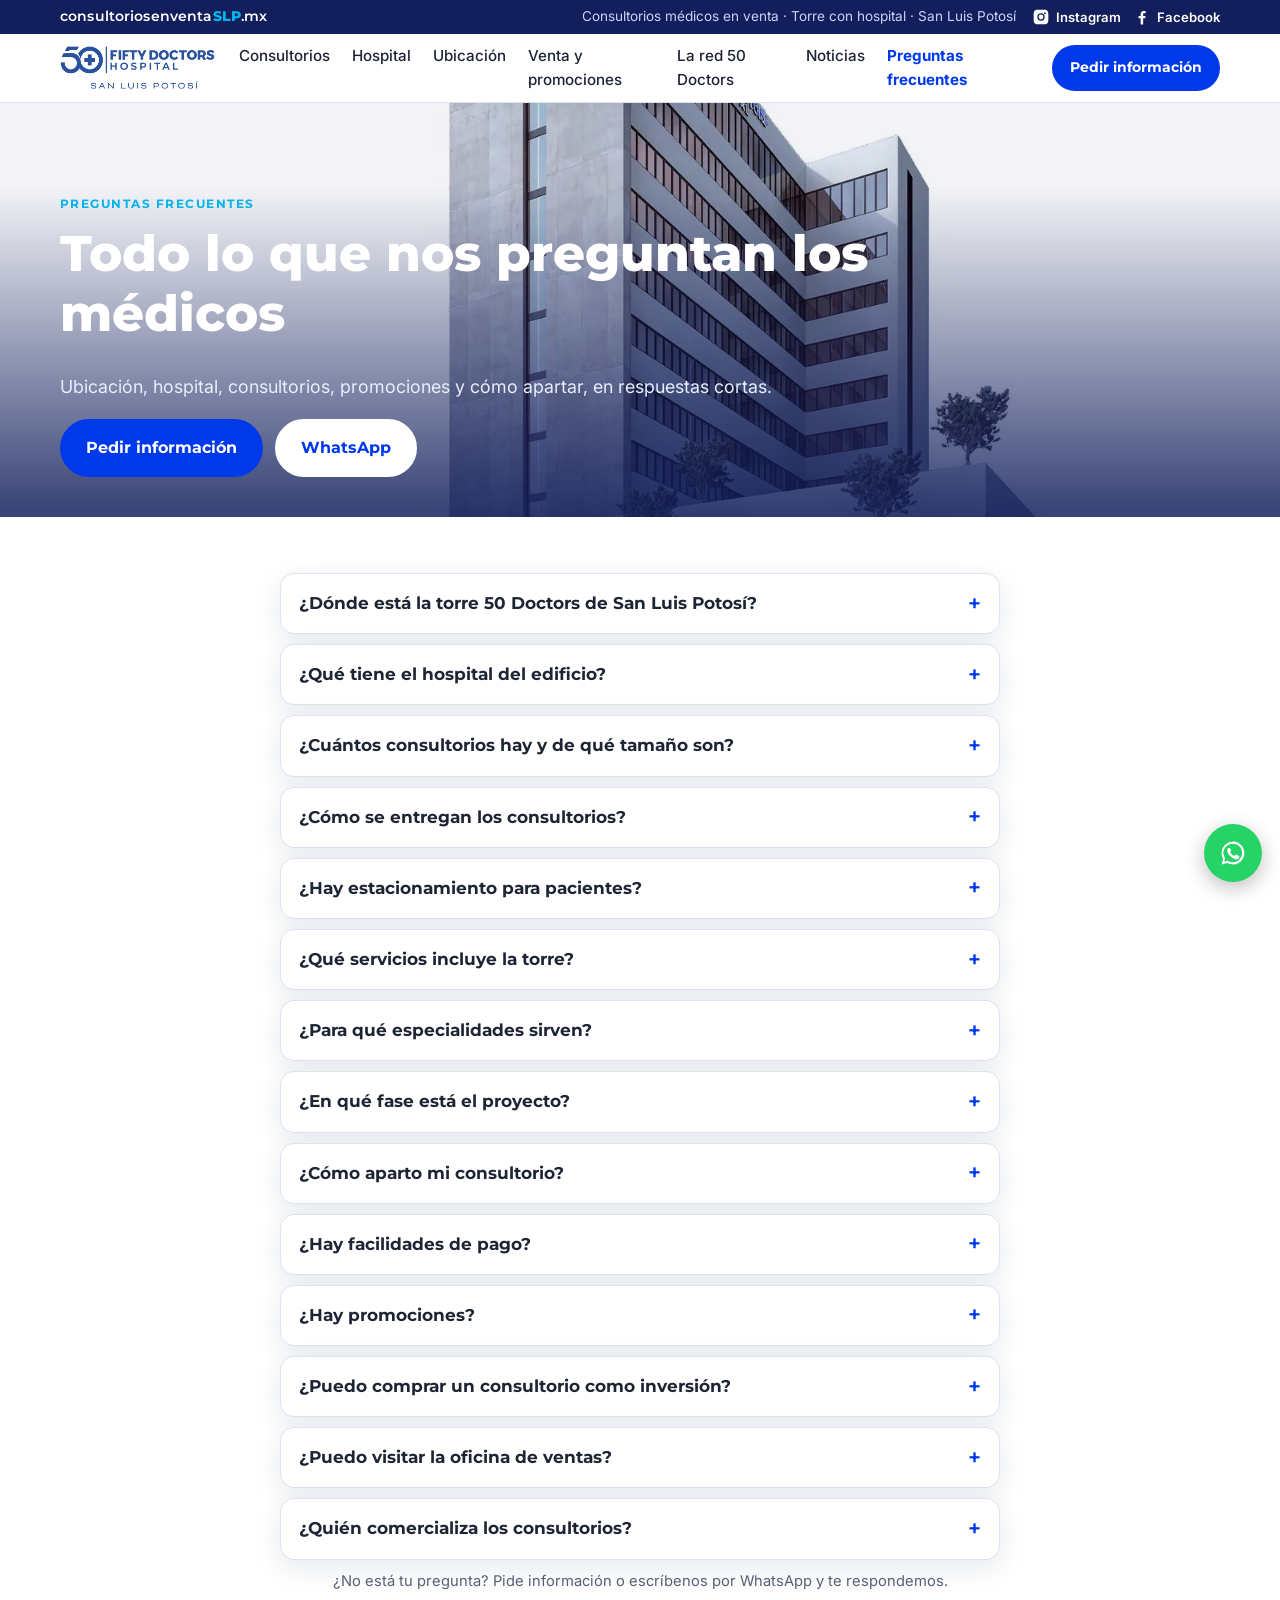
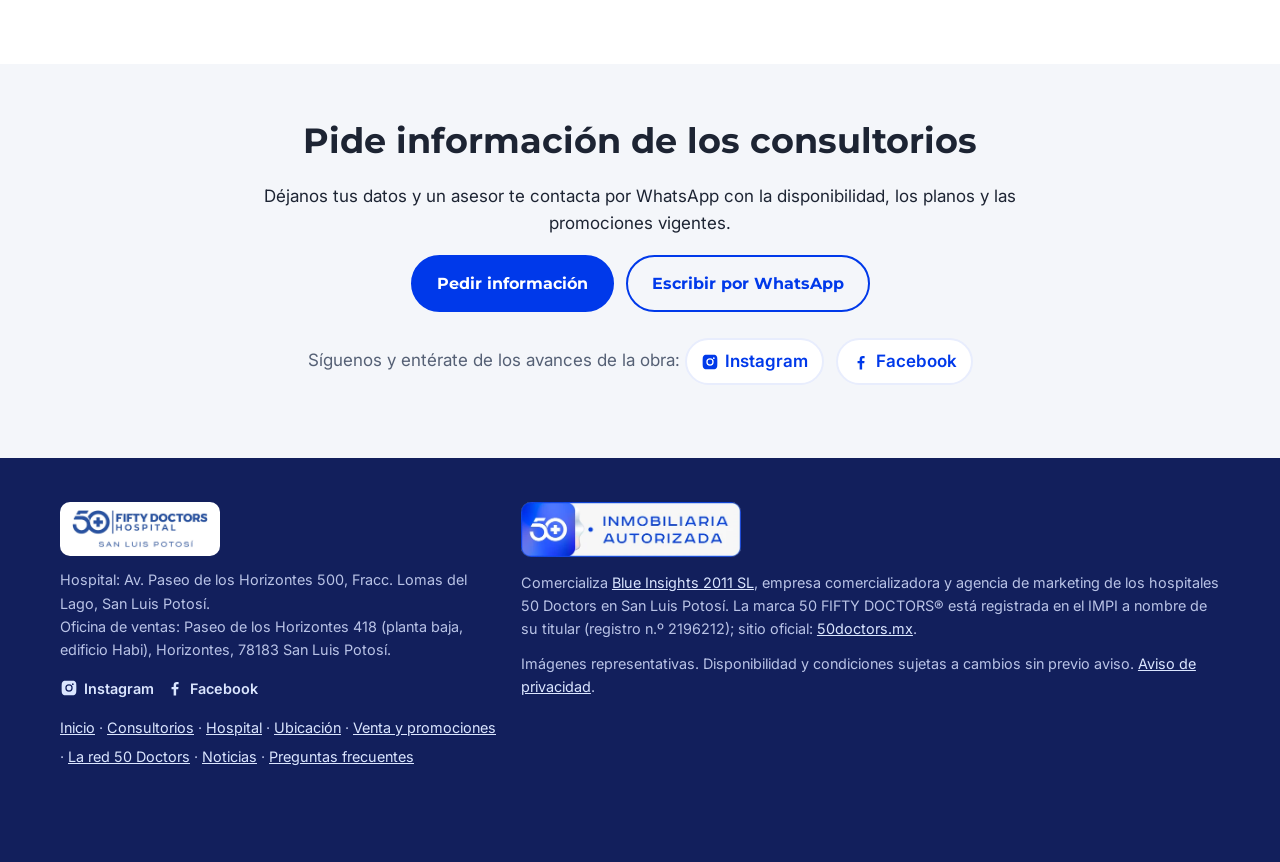
<file: preguntas-frecuentes/index.html>
<!doctype html>
<html lang="es-MX">
<head>
<meta charset="utf-8">
<!-- Google Ads, cuenta 209-593-1827 (CEO 2026-11-02). Las conversiones las
     manda enlaces.js al pulsar «Pedir información», «Concertar visita» o WhatsApp. -->
<script async src="https://www.googletagmanager.com/gtag/js?id=AW-18551963654"></script>
<script>
  window.dataLayer = window.dataLayer || [];
  function gtag(){dataLayer.push(arguments);}
  gtag('js', new Date());
  gtag('config', 'AW-18551963654');
</script>
<meta name="viewport" content="width=device-width, initial-scale=1">
<title>Preguntas frecuentes · Consultorios médicos en venta en San Luis Potosí · 50 Doctors SLP</title>
<meta name="description" content="Dónde está la torre, qué tiene el hospital, tamaños de los consultorios, estacionamiento, servicios, promociones y cómo apartar: las respuestas sobre los consultorios 50 Doctors en San Luis Potosí.">
<link rel="canonical" href="https://consultoriosenventaslp.mx/preguntas-frecuentes/">
<meta name="robots" content="index, follow">
<meta name="theme-color" content="#0039ea">
<meta property="og:type" content="website">
<meta property="og:locale" content="es_MX">
<meta property="og:site_name" content="50 Doctors SLP">
<meta property="og:title" content="Preguntas frecuentes · Consultorios médicos en venta en San Luis Potosí · 50 Doctors SLP">
<meta property="og:description" content="Dónde está la torre, qué tiene el hospital, tamaños de los consultorios, estacionamiento, servicios, promociones y cómo apartar: las respuestas sobre los consultorios 50 Doctors en San Luis Potosí.">
<meta property="og:url" content="https://consultoriosenventaslp.mx/preguntas-frecuentes/">
<meta property="og:image" content="https://consultoriosenventaslp.mx/assets/img/og.jpg">
<meta name="twitter:card" content="summary_large_image">
<link rel="icon" href="/favicon.ico" sizes="any">
<link rel="icon" type="image/png" sizes="192x192" href="/assets/img/icono-192.png?v=2">
<link rel="apple-touch-icon" href="/assets/img/apple-touch-icon.png?v=2">
<link rel="preconnect" href="https://fonts.googleapis.com">
<link rel="preconnect" href="https://fonts.gstatic.com" crossorigin>
<link href="https://fonts.googleapis.com/css2?family=Montserrat:wght@500;600;700;800&family=Inter:wght@400;500;600&display=swap" rel="stylesheet">
<link rel="stylesheet" href="/assets/css/style.css?v=13">
<script type="application/ld+json">{"@context": "https://schema.org", "@type": "FAQPage", "mainEntity": [{"@type": "Question", "name": "¿Dónde está la torre 50 Doctors de San Luis Potosí?", "acceptedAnswer": {"@type": "Answer", "text": "El hospital se construye en Av. Paseo de los Horizontes 500, Fraccionamiento Lomas del Lago, San Luis Potosí. La oficina de ventas está en Paseo de los Horizontes 418, planta baja del edificio Habi, en la misma avenida."}}, {"@type": "Question", "name": "¿Qué tiene el hospital del edificio?", "acceptedAnswer": {"@type": "Answer", "text": "Tres quirófanos, 30 habitaciones, terapia intensiva (UCI), urgencias 24 horas con sala de choque, sala de hemodinamia, laboratorio e imagenología, todo en los primeros niveles de la torre."}}, {"@type": "Question", "name": "¿Cuántos consultorios hay y de qué tamaño son?", "acceptedAnswer": {"@type": "Answer", "text": "La torre tiene 192 consultorios médicos, de 22 a 32 m², en los niveles 4 a 11, y 17 penthouses. En planta baja hay 14 locales comerciales."}}, {"@type": "Question", "name": "¿Cómo se entregan los consultorios?", "acceptedAnswer": {"@type": "Answer", "text": "Sin divisiones ni mobiliario, para que los distribuyas según tu especialidad, con piso de porcelanato, puerta de cristal templado, iluminación LED, tablaroca con aislante acústico y térmico e instalaciones eléctrica, hidráulica, sanitaria y de telefonía."}}, {"@type": "Question", "name": "¿Hay estacionamiento para pacientes?", "acceptedAnswer": {"@type": "Answer", "text": "Sí: la torre tiene 350 cajones de estacionamiento."}}, {"@type": "Question", "name": "¿Qué servicios incluye la torre?", "acceptedAnswer": {"@type": "Answer", "text": "Seguridad privada 24/7 y videovigilancia, elevadores, mantenimiento y limpieza de áreas comunes, seguro de la torre, administrador del edificio y sistema contra incendios."}}, {"@type": "Question", "name": "¿Para qué especialidades sirven?", "acceptedAnswer": {"@type": "Answer", "text": "Para cualquier especialidad médica, incluida la odontología. Como se entregan sin divisiones, te proponemos distribuciones según lo que necesite tu consulta."}}, {"@type": "Question", "name": "¿En qué fase está el proyecto?", "acceptedAnswer": {"@type": "Answer", "text": "Los consultorios ya están a la venta y la construcción está por comenzar. Comprar ahora permite elegir la mejor ubicación dentro de la torre. Tu asesor te da el calendario de obra y de entrega."}}, {"@type": "Question", "name": "¿Cómo aparto mi consultorio?", "acceptedAnswer": {"@type": "Answer", "text": "Pides información, eliges con tu asesor el consultorio que encaja con tu especialidad y lo apartas: quedan reservados la ubicación y las condiciones que pactes."}}, {"@type": "Question", "name": "¿Hay facilidades de pago?", "acceptedAnswer": {"@type": "Answer", "text": "Sí, hay planes de pago durante la obra. Tu asesor te explica las opciones disponibles en cada momento."}}, {"@type": "Question", "name": "¿Hay promociones?", "acceptedAnswer": {"@type": "Answer", "text": "Sí, hay promociones por temporada, con enganche reducido y meses sin intereses. Las vigentes están en la página «Venta y promociones»; los términos y condiciones, con tu asesor comercial."}}, {"@type": "Question", "name": "¿Puedo comprar un consultorio como inversión?", "acceptedAnswer": {"@type": "Answer", "text": "Sí. Puedes usarlo tú o rentarlo a otro especialista: los médicos son inquilinos estables y de largo plazo, y el hospital del edificio atrae pacientes."}}, {"@type": "Question", "name": "¿Puedo visitar la oficina de ventas?", "acceptedAnswer": {"@type": "Answer", "text": "Sí, en Paseo de los Horizontes 418, planta baja. Pide información y te contactamos para atenderte."}}, {"@type": "Question", "name": "¿Quién comercializa los consultorios?", "acceptedAnswer": {"@type": "Answer", "text": "Blue Insights 2011 SL, empresa comercializadora y agencia de marketing de los hospitales 50 Doctors en San Luis Potosí. La marca 50 FIFTY DOCTORS® es de su titular; el sitio oficial de la red es 50doctors.mx."}}]}</script>
</head>
<body>
<div class="barra-dominio">
  <div class="contenedor barra-dominio__fila">
    <a href="/" class="barra-dominio__nombre">consultoriosenventa<strong>SLP</strong>.mx</a>
    <span class="barra-dominio__lema">Consultorios médicos en venta · Torre con hospital · San Luis Potosí</span>
    <span class="redes redes--barra"><a href="https://www.instagram.com/consultoriosenventa.slp/" target="_blank" rel="noopener" aria-label="Instagram de 50 Doctors SLP"><svg viewBox="0 0 24 24" width="18" height="18" aria-hidden="true"><path fill="currentColor" d="M12 2.2c3.2 0 3.6 0 4.8.1 1.2.1 1.8.2 2.2.4.6.2 1 .5 1.4.9.4.4.7.8.9 1.4.2.4.4 1.1.4 2.2.1 1.3.1 1.6.1 4.8s0 3.6-.1 4.8c-.1 1.2-.2 1.8-.4 2.2-.2.6-.5 1-.9 1.4-.4.4-.8.7-1.4.9-.4.2-1.1.4-2.2.4-1.3.1-1.6.1-4.8.1s-3.6 0-4.8-.1c-1.2-.1-1.8-.2-2.2-.4-.6-.2-1-.5-1.4-.9-.4-.4-.7-.8-.9-1.4-.2-.4-.4-1.1-.4-2.2C2.2 15.6 2.2 15.2 2.2 12s0-3.6.1-4.8c.1-1.2.2-1.8.4-2.2.2-.6.5-1 .9-1.4.4-.4.8-.7 1.4-.9.4-.2 1.1-.4 2.2-.4C8.4 2.2 8.8 2.2 12 2.2Zm0 4.9a4.9 4.9 0 1 0 0 9.8 4.9 4.9 0 0 0 0-9.8Zm0 8.1a3.2 3.2 0 1 1 0-6.4 3.2 3.2 0 0 1 0 6.4Zm5.1-9.4a1.15 1.15 0 1 0 0 2.3 1.15 1.15 0 0 0 0-2.3Z"/></svg><span>Instagram</span></a><a href="https://www.facebook.com/1326223403898883" target="_blank" rel="noopener" aria-label="Facebook de 50 Doctors SLP"><svg viewBox="0 0 24 24" width="18" height="18" aria-hidden="true"><path fill="currentColor" d="M13.5 22v-8.2h2.8l.4-3.2h-3.2V8.5c0-.9.3-1.6 1.6-1.6h1.7V4.1c-.3 0-1.3-.1-2.5-.1-2.5 0-4.1 1.5-4.1 4.2v2.4H7.4v3.2h2.8V22h3.3Z"/></svg><span>Facebook</span></a></span>
  </div>
</div>
<header class="cabecera">
  <div class="contenedor cabecera__fila">
    <a href="/" class="marca" aria-label="50 Doctors SLP, inicio">
      <img src="/assets/img/logo.png" alt="50 Doctors Hospital San Luis Potosí" width="190" height="53">
    </a>
    <nav class="menu" aria-label="Secciones">
      <a href="/consultorios/">Consultorios</a>
      <a href="/hospital/">Hospital</a>
      <a href="/ubicacion/">Ubicación</a>
      <a href="/venta-y-promociones/">Venta y promociones</a>
      <a href="/red-50-doctors/">La red 50 Doctors</a>
      <a href="/noticias/">Noticias</a>
      <a href="/preguntas-frecuentes/" aria-current="page">Preguntas frecuentes</a>
    </nav>
    <a class="boton boton--pequeno" data-formulario href="/#contacto">Pedir información</a>
  </div>
  <nav class="menu-movil" aria-label="Secciones">
      <a href="/consultorios/">Consultorios</a>
      <a href="/hospital/">Hospital</a>
      <a href="/ubicacion/">Ubicación</a>
      <a href="/venta-y-promociones/">Venta y promociones</a>
      <a href="/red-50-doctors/">La red 50 Doctors</a>
      <a href="/noticias/">Noticias</a>
      <a href="/preguntas-frecuentes/" aria-current="page">Preguntas frecuentes</a>
  </nav>
</header>
<main>
<section class="portada portada--interior">
  <img class="portada__foto" src="/assets/img/torre-slp.webp" alt="Torre 50 Doctors SLP" width="1600" height="1313" fetchpriority="high">
  <div class="portada__velo"></div>
  <div class="contenedor portada__texto">
    <p class="etiqueta">Preguntas frecuentes</p>
    <h1>Todo lo que nos preguntan los médicos</h1>
    <p class="portada__sub">Ubicación, hospital, consultorios, promociones y cómo apartar, en respuestas cortas.</p>
    <div class="botones">
      <a class="boton" data-formulario href="/#contacto">Pedir información</a>
      <a class="boton boton--claro" data-whatsapp href="/#contacto">WhatsApp</a>
    </div>
  </div>
</section>
<section class="seccion">
  <div class="contenedor estrecho">
      <details class="faq">
        <summary>¿Dónde está la torre 50 Doctors de San Luis Potosí?</summary>
        <p>El hospital se construye en Av. Paseo de los Horizontes 500, Fraccionamiento Lomas del Lago, San Luis Potosí. La oficina de ventas está en Paseo de los Horizontes 418, planta baja del edificio Habi, en la misma avenida.</p>
      </details>
      <details class="faq">
        <summary>¿Qué tiene el hospital del edificio?</summary>
        <p>Tres quirófanos, 30 habitaciones, terapia intensiva (UCI), urgencias 24 horas con sala de choque, sala de hemodinamia, laboratorio e imagenología, todo en los primeros niveles de la torre.</p>
      </details>
      <details class="faq">
        <summary>¿Cuántos consultorios hay y de qué tamaño son?</summary>
        <p>La torre tiene 192 consultorios médicos, de 22 a 32 m², en los niveles 4 a 11, y 17 penthouses. En planta baja hay 14 locales comerciales.</p>
      </details>
      <details class="faq">
        <summary>¿Cómo se entregan los consultorios?</summary>
        <p>Sin divisiones ni mobiliario, para que los distribuyas según tu especialidad, con piso de porcelanato, puerta de cristal templado, iluminación LED, tablaroca con aislante acústico y térmico e instalaciones eléctrica, hidráulica, sanitaria y de telefonía.</p>
      </details>
      <details class="faq">
        <summary>¿Hay estacionamiento para pacientes?</summary>
        <p>Sí: la torre tiene 350 cajones de estacionamiento.</p>
      </details>
      <details class="faq">
        <summary>¿Qué servicios incluye la torre?</summary>
        <p>Seguridad privada 24/7 y videovigilancia, elevadores, mantenimiento y limpieza de áreas comunes, seguro de la torre, administrador del edificio y sistema contra incendios.</p>
      </details>
      <details class="faq">
        <summary>¿Para qué especialidades sirven?</summary>
        <p>Para cualquier especialidad médica, incluida la odontología. Como se entregan sin divisiones, te proponemos distribuciones según lo que necesite tu consulta.</p>
      </details>
      <details class="faq">
        <summary>¿En qué fase está el proyecto?</summary>
        <p>Los consultorios ya están a la venta y la construcción está por comenzar. Comprar ahora permite elegir la mejor ubicación dentro de la torre. Tu asesor te da el calendario de obra y de entrega.</p>
      </details>
      <details class="faq">
        <summary>¿Cómo aparto mi consultorio?</summary>
        <p>Pides información, eliges con tu asesor el consultorio que encaja con tu especialidad y lo apartas: quedan reservados la ubicación y las condiciones que pactes.</p>
      </details>
      <details class="faq">
        <summary>¿Hay facilidades de pago?</summary>
        <p>Sí, hay planes de pago durante la obra. Tu asesor te explica las opciones disponibles en cada momento.</p>
      </details>
      <details class="faq">
        <summary>¿Hay promociones?</summary>
        <p>Sí, hay promociones por temporada, con enganche reducido y meses sin intereses. Las vigentes están en la página «Venta y promociones»; los términos y condiciones, con tu asesor comercial.</p>
      </details>
      <details class="faq">
        <summary>¿Puedo comprar un consultorio como inversión?</summary>
        <p>Sí. Puedes usarlo tú o rentarlo a otro especialista: los médicos son inquilinos estables y de largo plazo, y el hospital del edificio atrae pacientes.</p>
      </details>
      <details class="faq">
        <summary>¿Puedo visitar la oficina de ventas?</summary>
        <p>Sí, en Paseo de los Horizontes 418, planta baja. Pide información y te contactamos para atenderte.</p>
      </details>
      <details class="faq">
        <summary>¿Quién comercializa los consultorios?</summary>
        <p>Blue Insights 2011 SL, empresa comercializadora y agencia de marketing de los hospitales 50 Doctors en San Luis Potosí. La marca 50 FIFTY DOCTORS® es de su titular; el sitio oficial de la red es 50doctors.mx.</p>
      </details>
    <p class="centrado nota">¿No está tu pregunta? Pide información o escríbenos por WhatsApp y te respondemos.</p>
  </div>
</section>
</main>

<section class="seccion seccion--gris" id="contacto">
  <div class="contenedor contacto">
    <h2>Pide información de los consultorios</h2>
    <p>Déjanos tus datos y un asesor te contacta por WhatsApp con la disponibilidad, los planos y las promociones vigentes.</p>
    <div class="botones centrar">
      <a class="boton" data-formulario href="/#contacto">Pedir información</a>
      <a class="boton boton--borde-oscuro" data-whatsapp href="/#contacto">Escribir por WhatsApp</a>
    </div>
    <p class="siguenos">Síguenos y entérate de los avances de la obra: <span class="redes redes--grande"><a href="https://www.instagram.com/consultoriosenventa.slp/" target="_blank" rel="noopener" aria-label="Instagram de 50 Doctors SLP"><svg viewBox="0 0 24 24" width="18" height="18" aria-hidden="true"><path fill="currentColor" d="M12 2.2c3.2 0 3.6 0 4.8.1 1.2.1 1.8.2 2.2.4.6.2 1 .5 1.4.9.4.4.7.8.9 1.4.2.4.4 1.1.4 2.2.1 1.3.1 1.6.1 4.8s0 3.6-.1 4.8c-.1 1.2-.2 1.8-.4 2.2-.2.6-.5 1-.9 1.4-.4.4-.8.7-1.4.9-.4.2-1.1.4-2.2.4-1.3.1-1.6.1-4.8.1s-3.6 0-4.8-.1c-1.2-.1-1.8-.2-2.2-.4-.6-.2-1-.5-1.4-.9-.4-.4-.7-.8-.9-1.4-.2-.4-.4-1.1-.4-2.2C2.2 15.6 2.2 15.2 2.2 12s0-3.6.1-4.8c.1-1.2.2-1.8.4-2.2.2-.6.5-1 .9-1.4.4-.4.8-.7 1.4-.9.4-.2 1.1-.4 2.2-.4C8.4 2.2 8.8 2.2 12 2.2Zm0 4.9a4.9 4.9 0 1 0 0 9.8 4.9 4.9 0 0 0 0-9.8Zm0 8.1a3.2 3.2 0 1 1 0-6.4 3.2 3.2 0 0 1 0 6.4Zm5.1-9.4a1.15 1.15 0 1 0 0 2.3 1.15 1.15 0 0 0 0-2.3Z"/></svg><span>Instagram</span></a><a href="https://www.facebook.com/1326223403898883" target="_blank" rel="noopener" aria-label="Facebook de 50 Doctors SLP"><svg viewBox="0 0 24 24" width="18" height="18" aria-hidden="true"><path fill="currentColor" d="M13.5 22v-8.2h2.8l.4-3.2h-3.2V8.5c0-.9.3-1.6 1.6-1.6h1.7V4.1c-.3 0-1.3-.1-2.5-.1-2.5 0-4.1 1.5-4.1 4.2v2.4H7.4v3.2h2.8V22h3.3Z"/></svg><span>Facebook</span></a></span></p>
  </div>
</section>

<footer class="pie">
  <div class="contenedor pie__fila">
    <div>
      <img src="/assets/img/logo.png" alt="50 Doctors Hospital San Luis Potosí" width="160" height="45" class="pie__logo">
      <p>Hospital: Av. Paseo de los Horizontes 500, Fracc. Lomas del Lago, San Luis Potosí.<br>Oficina de ventas: Paseo de los Horizontes 418 (planta baja, edificio Habi), Horizontes, 78183 San Luis Potosí.</p>
      <p><span class="redes redes--pie"><a href="https://www.instagram.com/consultoriosenventa.slp/" target="_blank" rel="noopener" aria-label="Instagram de 50 Doctors SLP"><svg viewBox="0 0 24 24" width="18" height="18" aria-hidden="true"><path fill="currentColor" d="M12 2.2c3.2 0 3.6 0 4.8.1 1.2.1 1.8.2 2.2.4.6.2 1 .5 1.4.9.4.4.7.8.9 1.4.2.4.4 1.1.4 2.2.1 1.3.1 1.6.1 4.8s0 3.6-.1 4.8c-.1 1.2-.2 1.8-.4 2.2-.2.6-.5 1-.9 1.4-.4.4-.8.7-1.4.9-.4.2-1.1.4-2.2.4-1.3.1-1.6.1-4.8.1s-3.6 0-4.8-.1c-1.2-.1-1.8-.2-2.2-.4-.6-.2-1-.5-1.4-.9-.4-.4-.7-.8-.9-1.4-.2-.4-.4-1.1-.4-2.2C2.2 15.6 2.2 15.2 2.2 12s0-3.6.1-4.8c.1-1.2.2-1.8.4-2.2.2-.6.5-1 .9-1.4.4-.4.8-.7 1.4-.9.4-.2 1.1-.4 2.2-.4C8.4 2.2 8.8 2.2 12 2.2Zm0 4.9a4.9 4.9 0 1 0 0 9.8 4.9 4.9 0 0 0 0-9.8Zm0 8.1a3.2 3.2 0 1 1 0-6.4 3.2 3.2 0 0 1 0 6.4Zm5.1-9.4a1.15 1.15 0 1 0 0 2.3 1.15 1.15 0 0 0 0-2.3Z"/></svg><span>Instagram</span></a><a href="https://www.facebook.com/1326223403898883" target="_blank" rel="noopener" aria-label="Facebook de 50 Doctors SLP"><svg viewBox="0 0 24 24" width="18" height="18" aria-hidden="true"><path fill="currentColor" d="M13.5 22v-8.2h2.8l.4-3.2h-3.2V8.5c0-.9.3-1.6 1.6-1.6h1.7V4.1c-.3 0-1.3-.1-2.5-.1-2.5 0-4.1 1.5-4.1 4.2v2.4H7.4v3.2h2.8V22h3.3Z"/></svg><span>Facebook</span></a></span></p>
      <nav class="pie__menu" aria-label="Secciones">
        <a href="/">Inicio</a> · <a href="/consultorios/">Consultorios</a> · <a href="/hospital/">Hospital</a> · <a href="/ubicacion/">Ubicación</a> · <a href="/venta-y-promociones/">Venta y promociones</a> · <a href="/red-50-doctors/">La red 50 Doctors</a> · <a href="/noticias/">Noticias</a> · <a href="/preguntas-frecuentes/">Preguntas frecuentes</a>
      </nav>
    </div>
    <div class="pie__legal">
      <img src="/assets/img/inmobiliaria-autorizada.webp" alt="50 Doctors · Inmobiliaria autorizada" width="220" height="55" class="pie__sello" loading="lazy">
      <p>Comercializa <a href="https://www.blueinsights2011.com/" target="_blank" rel="noopener">Blue Insights 2011 SL</a>, empresa comercializadora y agencia de marketing de los hospitales 50&nbsp;Doctors en San Luis Potosí. La marca 50&nbsp;FIFTY&nbsp;DOCTORS® está registrada en el IMPI a nombre de su titular (registro n.º 2196212); sitio oficial: <a href="https://www.50doctors.mx" target="_blank" rel="noopener">50doctors.mx</a>.</p>
      <p>Imágenes representativas. Disponibilidad y condiciones sujetas a cambios sin previo aviso. <a href="https://fifty-doctors-crm-805505290896.us-central1.run.app/privacidad" target="_blank" rel="noopener">Aviso de privacidad</a>.</p>
    </div>
  </div>
</footer>

<a class="flotante" data-whatsapp href="/#contacto" aria-label="Escribir por WhatsApp">
  <svg viewBox="0 0 32 32" width="28" height="28" aria-hidden="true"><path fill="currentColor" d="M16 3a13 13 0 0 0-11.2 19.6L3 29l6.6-1.7A13 13 0 1 0 16 3Zm0 23.6c-2 0-4-.6-5.7-1.6l-.4-.2-3.9 1 1-3.8-.3-.4A10.6 10.6 0 1 1 16 26.6Zm5.8-7.9c-.3-.2-1.9-.9-2.2-1s-.5-.2-.7.2-.8 1-1 1.2-.4.2-.7.1a8.7 8.7 0 0 1-4.3-3.8c-.3-.6.3-.5.9-1.7.1-.2 0-.4 0-.5l-1-2.4c-.3-.6-.5-.5-.7-.5h-.6c-.2 0-.6.1-.9.4s-1.2 1.1-1.2 2.8 1.2 3.3 1.4 3.5 2.4 3.7 5.9 5.2c2.2.9 3 1 4.1.8.7-.1 1.9-.8 2.2-1.5s.3-1.4.2-1.5-.3-.2-.6-.3Z"/></svg>
</a>
<script src="/assets/js/enlaces.js?v=11"></script>
</body>
</html>
</file>
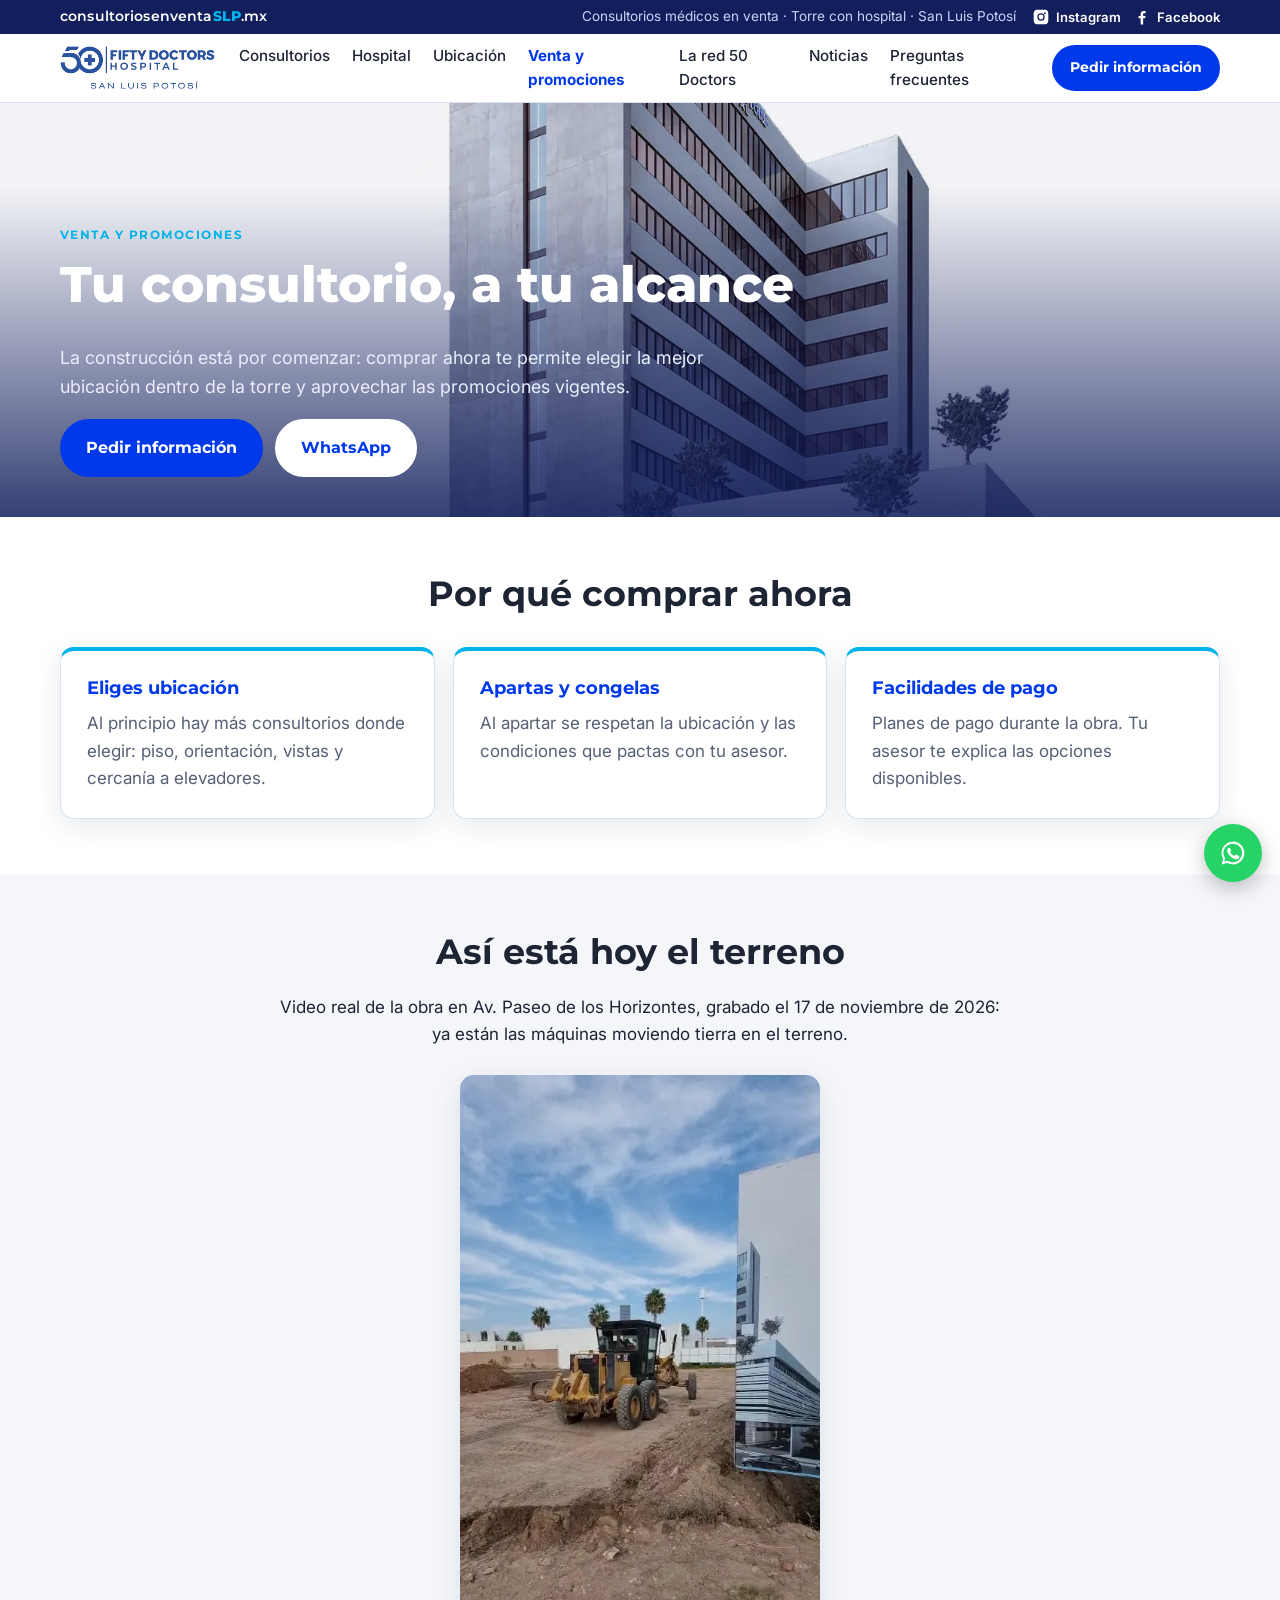
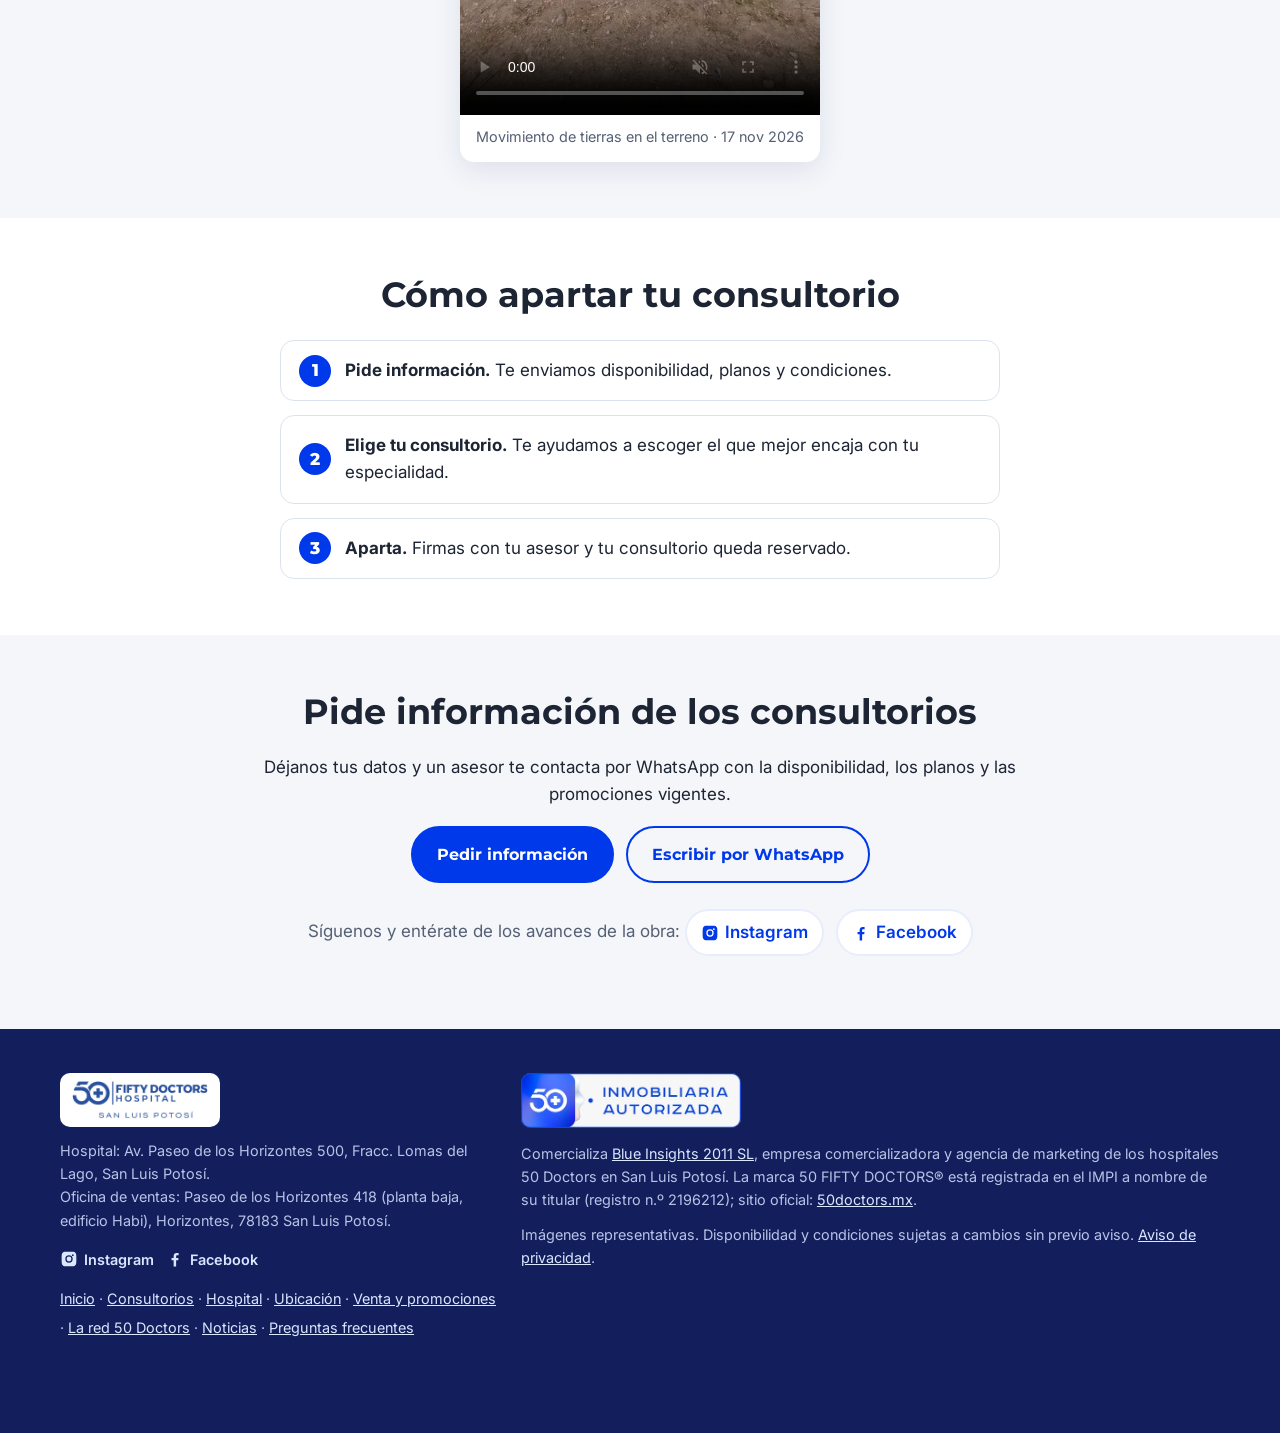
<file: preventa/index.html>
<!doctype html>
<html lang="es-MX"><head><meta charset="utf-8">
<title>Venta y promociones · 50 Doctors SLP</title>
<link rel="canonical" href="https://consultoriosenventaslp.mx/venta-y-promociones/">
<meta name="robots" content="noindex, follow">
<meta http-equiv="refresh" content="0; url=/venta-y-promociones/">
<script>location.replace("/venta-y-promociones/" + location.hash);</script>
</head><body><p>Esta página se ha movido a <a href="/venta-y-promociones/">Venta y promociones</a>.</p></body></html>
</file>
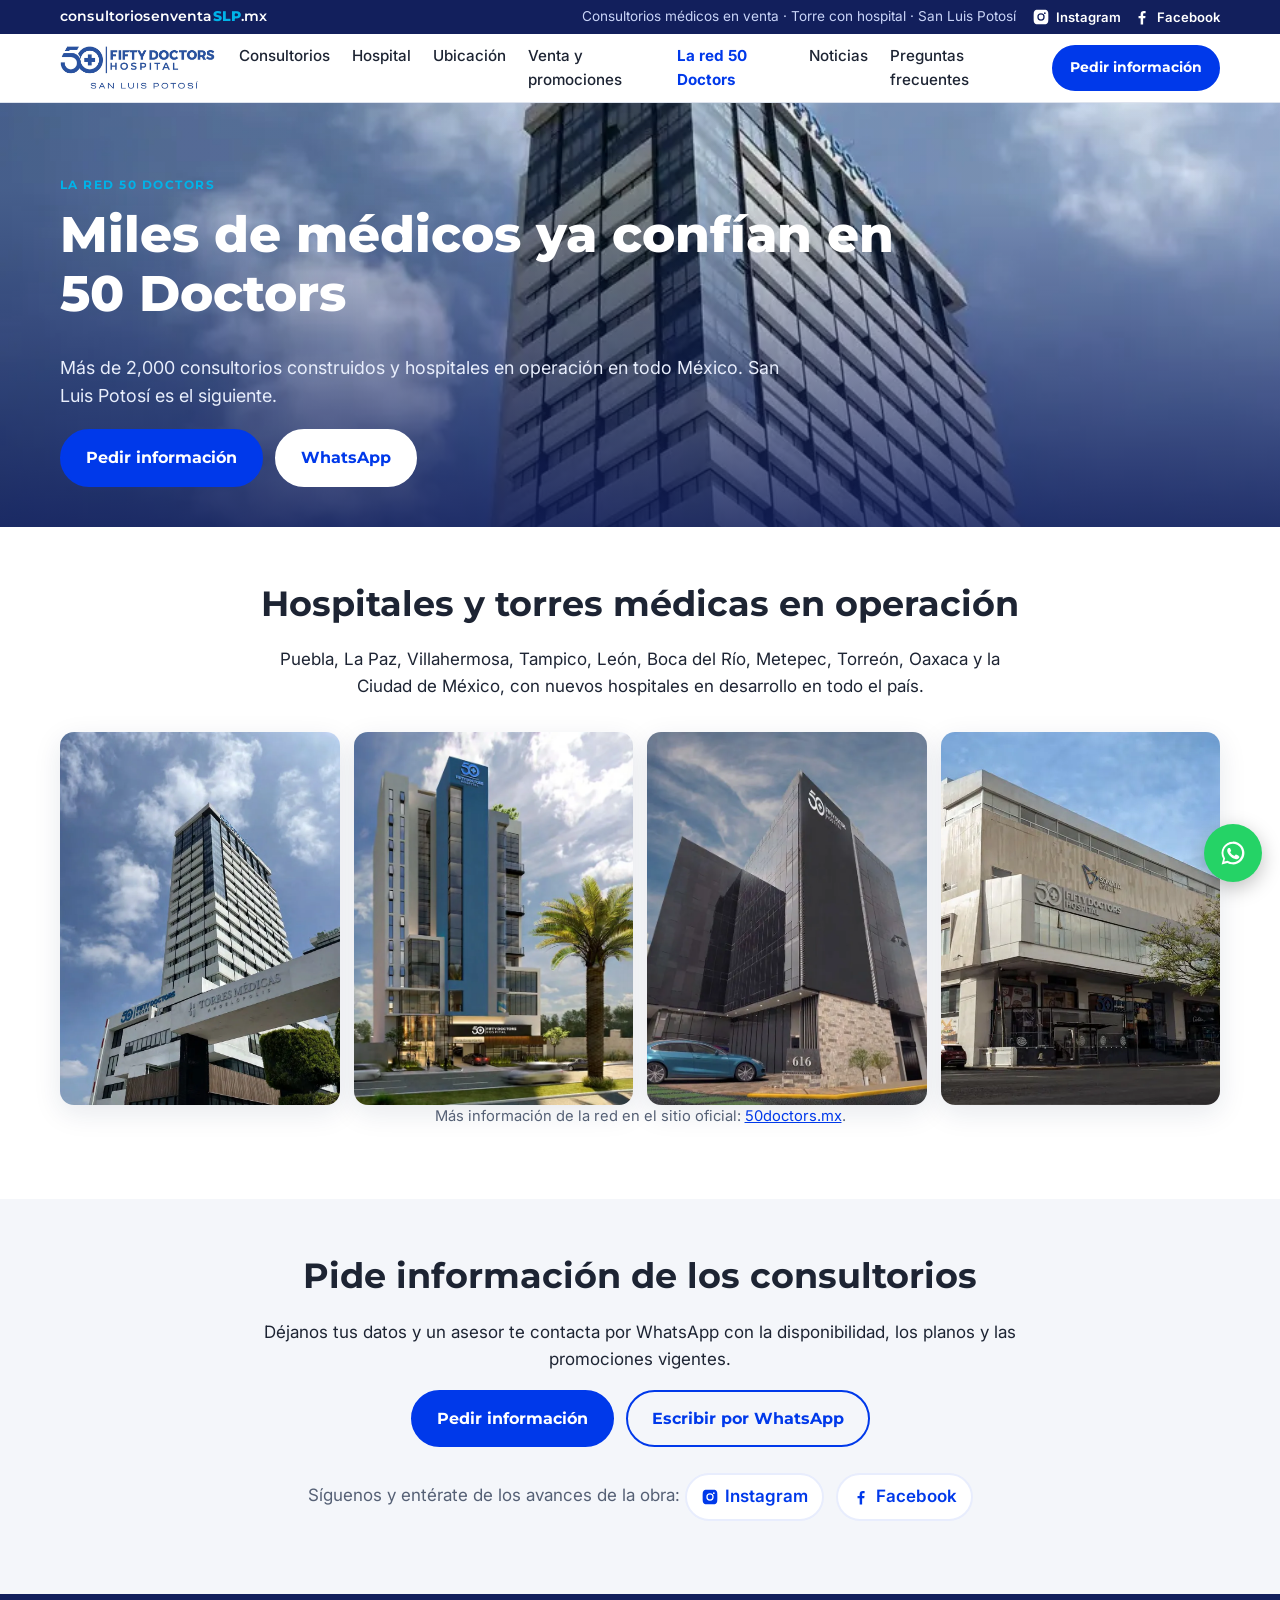
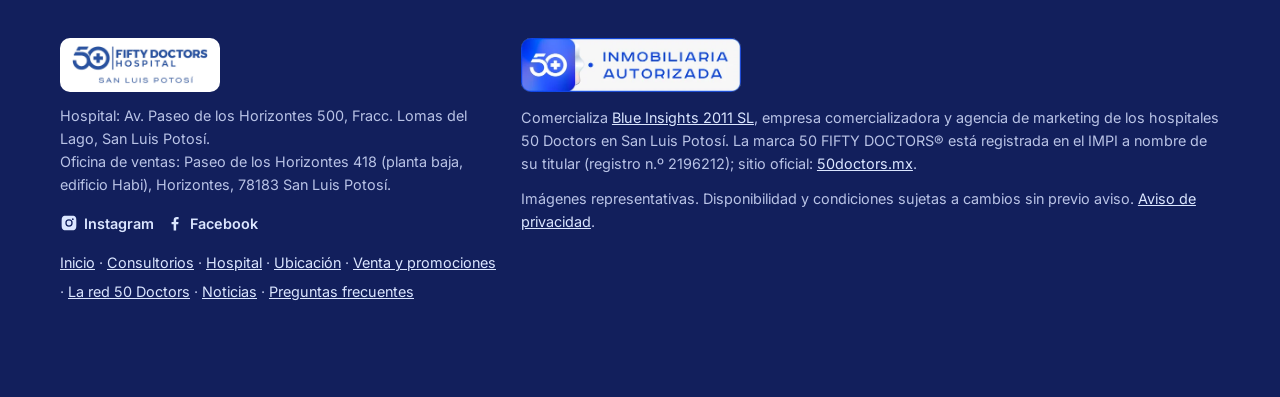
<file: red-50-doctors/index.html>
<!doctype html>
<html lang="es-MX">
<head>
<meta charset="utf-8">
<!-- Google Ads, cuenta 209-593-1827 (CEO 2026-11-02). Las conversiones las
     manda enlaces.js al pulsar «Pedir información», «Concertar visita» o WhatsApp. -->
<script async src="https://www.googletagmanager.com/gtag/js?id=AW-18551963654"></script>
<script>
  window.dataLayer = window.dataLayer || [];
  function gtag(){dataLayer.push(arguments);}
  gtag('js', new Date());
  gtag('config', 'AW-18551963654');
</script>
<meta name="viewport" content="width=device-width, initial-scale=1">
<title>50 Doctors: red de hospitales y torres médicas en México · Consultorios en San Luis Potosí</title>
<meta name="description" content="50 Doctors tiene más de 2,000 consultorios construidos y hospitales en operación en Puebla, La Paz, Villahermosa, Tampico, León, Boca del Río, Metepec, Torreón, Oaxaca y la CDMX.">
<link rel="canonical" href="https://consultoriosenventaslp.mx/red-50-doctors/">
<meta name="robots" content="index, follow">
<meta name="theme-color" content="#0039ea">
<meta property="og:type" content="website">
<meta property="og:locale" content="es_MX">
<meta property="og:site_name" content="50 Doctors SLP">
<meta property="og:title" content="50 Doctors: red de hospitales y torres médicas en México · Consultorios en San Luis Potosí">
<meta property="og:description" content="50 Doctors tiene más de 2,000 consultorios construidos y hospitales en operación en Puebla, La Paz, Villahermosa, Tampico, León, Boca del Río, Metepec, Torreón, Oaxaca y la CDMX.">
<meta property="og:url" content="https://consultoriosenventaslp.mx/red-50-doctors/">
<meta property="og:image" content="https://consultoriosenventaslp.mx/assets/img/og.jpg">
<meta name="twitter:card" content="summary_large_image">
<link rel="icon" href="/favicon.ico" sizes="any">
<link rel="icon" type="image/png" sizes="192x192" href="/assets/img/icono-192.png?v=2">
<link rel="apple-touch-icon" href="/assets/img/apple-touch-icon.png?v=2">
<link rel="preconnect" href="https://fonts.googleapis.com">
<link rel="preconnect" href="https://fonts.gstatic.com" crossorigin>
<link href="https://fonts.googleapis.com/css2?family=Montserrat:wght@500;600;700;800&family=Inter:wght@400;500;600&display=swap" rel="stylesheet">
<link rel="stylesheet" href="/assets/css/style.css?v=13">
</head>
<body>
<div class="barra-dominio">
  <div class="contenedor barra-dominio__fila">
    <a href="/" class="barra-dominio__nombre">consultoriosenventa<strong>SLP</strong>.mx</a>
    <span class="barra-dominio__lema">Consultorios médicos en venta · Torre con hospital · San Luis Potosí</span>
    <span class="redes redes--barra"><a href="https://www.instagram.com/consultoriosenventa.slp/" target="_blank" rel="noopener" aria-label="Instagram de 50 Doctors SLP"><svg viewBox="0 0 24 24" width="18" height="18" aria-hidden="true"><path fill="currentColor" d="M12 2.2c3.2 0 3.6 0 4.8.1 1.2.1 1.8.2 2.2.4.6.2 1 .5 1.4.9.4.4.7.8.9 1.4.2.4.4 1.1.4 2.2.1 1.3.1 1.6.1 4.8s0 3.6-.1 4.8c-.1 1.2-.2 1.8-.4 2.2-.2.6-.5 1-.9 1.4-.4.4-.8.7-1.4.9-.4.2-1.1.4-2.2.4-1.3.1-1.6.1-4.8.1s-3.6 0-4.8-.1c-1.2-.1-1.8-.2-2.2-.4-.6-.2-1-.5-1.4-.9-.4-.4-.7-.8-.9-1.4-.2-.4-.4-1.1-.4-2.2C2.2 15.6 2.2 15.2 2.2 12s0-3.6.1-4.8c.1-1.2.2-1.8.4-2.2.2-.6.5-1 .9-1.4.4-.4.8-.7 1.4-.9.4-.2 1.1-.4 2.2-.4C8.4 2.2 8.8 2.2 12 2.2Zm0 4.9a4.9 4.9 0 1 0 0 9.8 4.9 4.9 0 0 0 0-9.8Zm0 8.1a3.2 3.2 0 1 1 0-6.4 3.2 3.2 0 0 1 0 6.4Zm5.1-9.4a1.15 1.15 0 1 0 0 2.3 1.15 1.15 0 0 0 0-2.3Z"/></svg><span>Instagram</span></a><a href="https://www.facebook.com/1326223403898883" target="_blank" rel="noopener" aria-label="Facebook de 50 Doctors SLP"><svg viewBox="0 0 24 24" width="18" height="18" aria-hidden="true"><path fill="currentColor" d="M13.5 22v-8.2h2.8l.4-3.2h-3.2V8.5c0-.9.3-1.6 1.6-1.6h1.7V4.1c-.3 0-1.3-.1-2.5-.1-2.5 0-4.1 1.5-4.1 4.2v2.4H7.4v3.2h2.8V22h3.3Z"/></svg><span>Facebook</span></a></span>
  </div>
</div>
<header class="cabecera">
  <div class="contenedor cabecera__fila">
    <a href="/" class="marca" aria-label="50 Doctors SLP, inicio">
      <img src="/assets/img/logo.png" alt="50 Doctors Hospital San Luis Potosí" width="190" height="53">
    </a>
    <nav class="menu" aria-label="Secciones">
      <a href="/consultorios/">Consultorios</a>
      <a href="/hospital/">Hospital</a>
      <a href="/ubicacion/">Ubicación</a>
      <a href="/venta-y-promociones/">Venta y promociones</a>
      <a href="/red-50-doctors/" aria-current="page">La red 50 Doctors</a>
      <a href="/noticias/">Noticias</a>
      <a href="/preguntas-frecuentes/">Preguntas frecuentes</a>
    </nav>
    <a class="boton boton--pequeno" data-formulario href="/#contacto">Pedir información</a>
  </div>
  <nav class="menu-movil" aria-label="Secciones">
      <a href="/consultorios/">Consultorios</a>
      <a href="/hospital/">Hospital</a>
      <a href="/ubicacion/">Ubicación</a>
      <a href="/venta-y-promociones/">Venta y promociones</a>
      <a href="/red-50-doctors/" aria-current="page">La red 50 Doctors</a>
      <a href="/noticias/">Noticias</a>
      <a href="/preguntas-frecuentes/">Preguntas frecuentes</a>
  </nav>
</header>
<main>
<section class="portada portada--interior">
  <img class="portada__foto" src="/assets/img/red-puebla.webp" alt="Torres Médicas 50 Doctors en operación" width="929" height="1238" fetchpriority="high">
  <div class="portada__velo"></div>
  <div class="contenedor portada__texto">
    <p class="etiqueta">La red 50 Doctors</p>
    <h1>Miles de médicos ya confían en 50 Doctors</h1>
    <p class="portada__sub">Más de 2,000 consultorios construidos y hospitales en operación en todo México. San Luis Potosí es el siguiente.</p>
    <div class="botones">
      <a class="boton" data-formulario href="/#contacto">Pedir información</a>
      <a class="boton boton--claro" data-whatsapp href="/#contacto">WhatsApp</a>
    </div>
  </div>
</section>
<section class="seccion">
  <div class="contenedor">
    <h2 class="centrado">Hospitales y torres médicas en operación</h2>
    <p class="centrado estrecho">Puebla, La Paz, Villahermosa, Tampico, León, Boca del Río, Metepec, Torreón, Oaxaca y la Ciudad de México, con nuevos hospitales en desarrollo en todo el país.</p>
    <div class="red">
      <img src="/assets/img/red-puebla.webp" alt="Torres Médicas 50 Doctors" loading="lazy">
      <img src="/assets/img/red-torre-2.webp" alt="Torre médica 50 Doctors" loading="lazy">
      <img src="/assets/img/red-torre-3.webp" alt="Hospital 50 Doctors" loading="lazy">
      <img src="/assets/img/red-torre-4.webp" alt="Torre médica 50 Doctors" loading="lazy">
    </div>
    <p class="centrado nota">Más información de la red en el sitio oficial: <a href="https://www.50doctors.mx" target="_blank" rel="noopener">50doctors.mx</a>.</p>
  </div>
</section>
</main>

<section class="seccion seccion--gris" id="contacto">
  <div class="contenedor contacto">
    <h2>Pide información de los consultorios</h2>
    <p>Déjanos tus datos y un asesor te contacta por WhatsApp con la disponibilidad, los planos y las promociones vigentes.</p>
    <div class="botones centrar">
      <a class="boton" data-formulario href="/#contacto">Pedir información</a>
      <a class="boton boton--borde-oscuro" data-whatsapp href="/#contacto">Escribir por WhatsApp</a>
    </div>
    <p class="siguenos">Síguenos y entérate de los avances de la obra: <span class="redes redes--grande"><a href="https://www.instagram.com/consultoriosenventa.slp/" target="_blank" rel="noopener" aria-label="Instagram de 50 Doctors SLP"><svg viewBox="0 0 24 24" width="18" height="18" aria-hidden="true"><path fill="currentColor" d="M12 2.2c3.2 0 3.6 0 4.8.1 1.2.1 1.8.2 2.2.4.6.2 1 .5 1.4.9.4.4.7.8.9 1.4.2.4.4 1.1.4 2.2.1 1.3.1 1.6.1 4.8s0 3.6-.1 4.8c-.1 1.2-.2 1.8-.4 2.2-.2.6-.5 1-.9 1.4-.4.4-.8.7-1.4.9-.4.2-1.1.4-2.2.4-1.3.1-1.6.1-4.8.1s-3.6 0-4.8-.1c-1.2-.1-1.8-.2-2.2-.4-.6-.2-1-.5-1.4-.9-.4-.4-.7-.8-.9-1.4-.2-.4-.4-1.1-.4-2.2C2.2 15.6 2.2 15.2 2.2 12s0-3.6.1-4.8c.1-1.2.2-1.8.4-2.2.2-.6.5-1 .9-1.4.4-.4.8-.7 1.4-.9.4-.2 1.1-.4 2.2-.4C8.4 2.2 8.8 2.2 12 2.2Zm0 4.9a4.9 4.9 0 1 0 0 9.8 4.9 4.9 0 0 0 0-9.8Zm0 8.1a3.2 3.2 0 1 1 0-6.4 3.2 3.2 0 0 1 0 6.4Zm5.1-9.4a1.15 1.15 0 1 0 0 2.3 1.15 1.15 0 0 0 0-2.3Z"/></svg><span>Instagram</span></a><a href="https://www.facebook.com/1326223403898883" target="_blank" rel="noopener" aria-label="Facebook de 50 Doctors SLP"><svg viewBox="0 0 24 24" width="18" height="18" aria-hidden="true"><path fill="currentColor" d="M13.5 22v-8.2h2.8l.4-3.2h-3.2V8.5c0-.9.3-1.6 1.6-1.6h1.7V4.1c-.3 0-1.3-.1-2.5-.1-2.5 0-4.1 1.5-4.1 4.2v2.4H7.4v3.2h2.8V22h3.3Z"/></svg><span>Facebook</span></a></span></p>
  </div>
</section>

<footer class="pie">
  <div class="contenedor pie__fila">
    <div>
      <img src="/assets/img/logo.png" alt="50 Doctors Hospital San Luis Potosí" width="160" height="45" class="pie__logo">
      <p>Hospital: Av. Paseo de los Horizontes 500, Fracc. Lomas del Lago, San Luis Potosí.<br>Oficina de ventas: Paseo de los Horizontes 418 (planta baja, edificio Habi), Horizontes, 78183 San Luis Potosí.</p>
      <p><span class="redes redes--pie"><a href="https://www.instagram.com/consultoriosenventa.slp/" target="_blank" rel="noopener" aria-label="Instagram de 50 Doctors SLP"><svg viewBox="0 0 24 24" width="18" height="18" aria-hidden="true"><path fill="currentColor" d="M12 2.2c3.2 0 3.6 0 4.8.1 1.2.1 1.8.2 2.2.4.6.2 1 .5 1.4.9.4.4.7.8.9 1.4.2.4.4 1.1.4 2.2.1 1.3.1 1.6.1 4.8s0 3.6-.1 4.8c-.1 1.2-.2 1.8-.4 2.2-.2.6-.5 1-.9 1.4-.4.4-.8.7-1.4.9-.4.2-1.1.4-2.2.4-1.3.1-1.6.1-4.8.1s-3.6 0-4.8-.1c-1.2-.1-1.8-.2-2.2-.4-.6-.2-1-.5-1.4-.9-.4-.4-.7-.8-.9-1.4-.2-.4-.4-1.1-.4-2.2C2.2 15.6 2.2 15.2 2.2 12s0-3.6.1-4.8c.1-1.2.2-1.8.4-2.2.2-.6.5-1 .9-1.4.4-.4.8-.7 1.4-.9.4-.2 1.1-.4 2.2-.4C8.4 2.2 8.8 2.2 12 2.2Zm0 4.9a4.9 4.9 0 1 0 0 9.8 4.9 4.9 0 0 0 0-9.8Zm0 8.1a3.2 3.2 0 1 1 0-6.4 3.2 3.2 0 0 1 0 6.4Zm5.1-9.4a1.15 1.15 0 1 0 0 2.3 1.15 1.15 0 0 0 0-2.3Z"/></svg><span>Instagram</span></a><a href="https://www.facebook.com/1326223403898883" target="_blank" rel="noopener" aria-label="Facebook de 50 Doctors SLP"><svg viewBox="0 0 24 24" width="18" height="18" aria-hidden="true"><path fill="currentColor" d="M13.5 22v-8.2h2.8l.4-3.2h-3.2V8.5c0-.9.3-1.6 1.6-1.6h1.7V4.1c-.3 0-1.3-.1-2.5-.1-2.5 0-4.1 1.5-4.1 4.2v2.4H7.4v3.2h2.8V22h3.3Z"/></svg><span>Facebook</span></a></span></p>
      <nav class="pie__menu" aria-label="Secciones">
        <a href="/">Inicio</a> · <a href="/consultorios/">Consultorios</a> · <a href="/hospital/">Hospital</a> · <a href="/ubicacion/">Ubicación</a> · <a href="/venta-y-promociones/">Venta y promociones</a> · <a href="/red-50-doctors/">La red 50 Doctors</a> · <a href="/noticias/">Noticias</a> · <a href="/preguntas-frecuentes/">Preguntas frecuentes</a>
      </nav>
    </div>
    <div class="pie__legal">
      <img src="/assets/img/inmobiliaria-autorizada.webp" alt="50 Doctors · Inmobiliaria autorizada" width="220" height="55" class="pie__sello" loading="lazy">
      <p>Comercializa <a href="https://www.blueinsights2011.com/" target="_blank" rel="noopener">Blue Insights 2011 SL</a>, empresa comercializadora y agencia de marketing de los hospitales 50&nbsp;Doctors en San Luis Potosí. La marca 50&nbsp;FIFTY&nbsp;DOCTORS® está registrada en el IMPI a nombre de su titular (registro n.º 2196212); sitio oficial: <a href="https://www.50doctors.mx" target="_blank" rel="noopener">50doctors.mx</a>.</p>
      <p>Imágenes representativas. Disponibilidad y condiciones sujetas a cambios sin previo aviso. <a href="https://fifty-doctors-crm-805505290896.us-central1.run.app/privacidad" target="_blank" rel="noopener">Aviso de privacidad</a>.</p>
    </div>
  </div>
</footer>

<a class="flotante" data-whatsapp href="/#contacto" aria-label="Escribir por WhatsApp">
  <svg viewBox="0 0 32 32" width="28" height="28" aria-hidden="true"><path fill="currentColor" d="M16 3a13 13 0 0 0-11.2 19.6L3 29l6.6-1.7A13 13 0 1 0 16 3Zm0 23.6c-2 0-4-.6-5.7-1.6l-.4-.2-3.9 1 1-3.8-.3-.4A10.6 10.6 0 1 1 16 26.6Zm5.8-7.9c-.3-.2-1.9-.9-2.2-1s-.5-.2-.7.2-.8 1-1 1.2-.4.2-.7.1a8.7 8.7 0 0 1-4.3-3.8c-.3-.6.3-.5.9-1.7.1-.2 0-.4 0-.5l-1-2.4c-.3-.6-.5-.5-.7-.5h-.6c-.2 0-.6.1-.9.4s-1.2 1.1-1.2 2.8 1.2 3.3 1.4 3.5 2.4 3.7 5.9 5.2c2.2.9 3 1 4.1.8.7-.1 1.9-.8 2.2-1.5s.3-1.4.2-1.5-.3-.2-.6-.3Z"/></svg>
</a>
<script src="/assets/js/enlaces.js?v=11"></script>
</body>
</html>
</file>
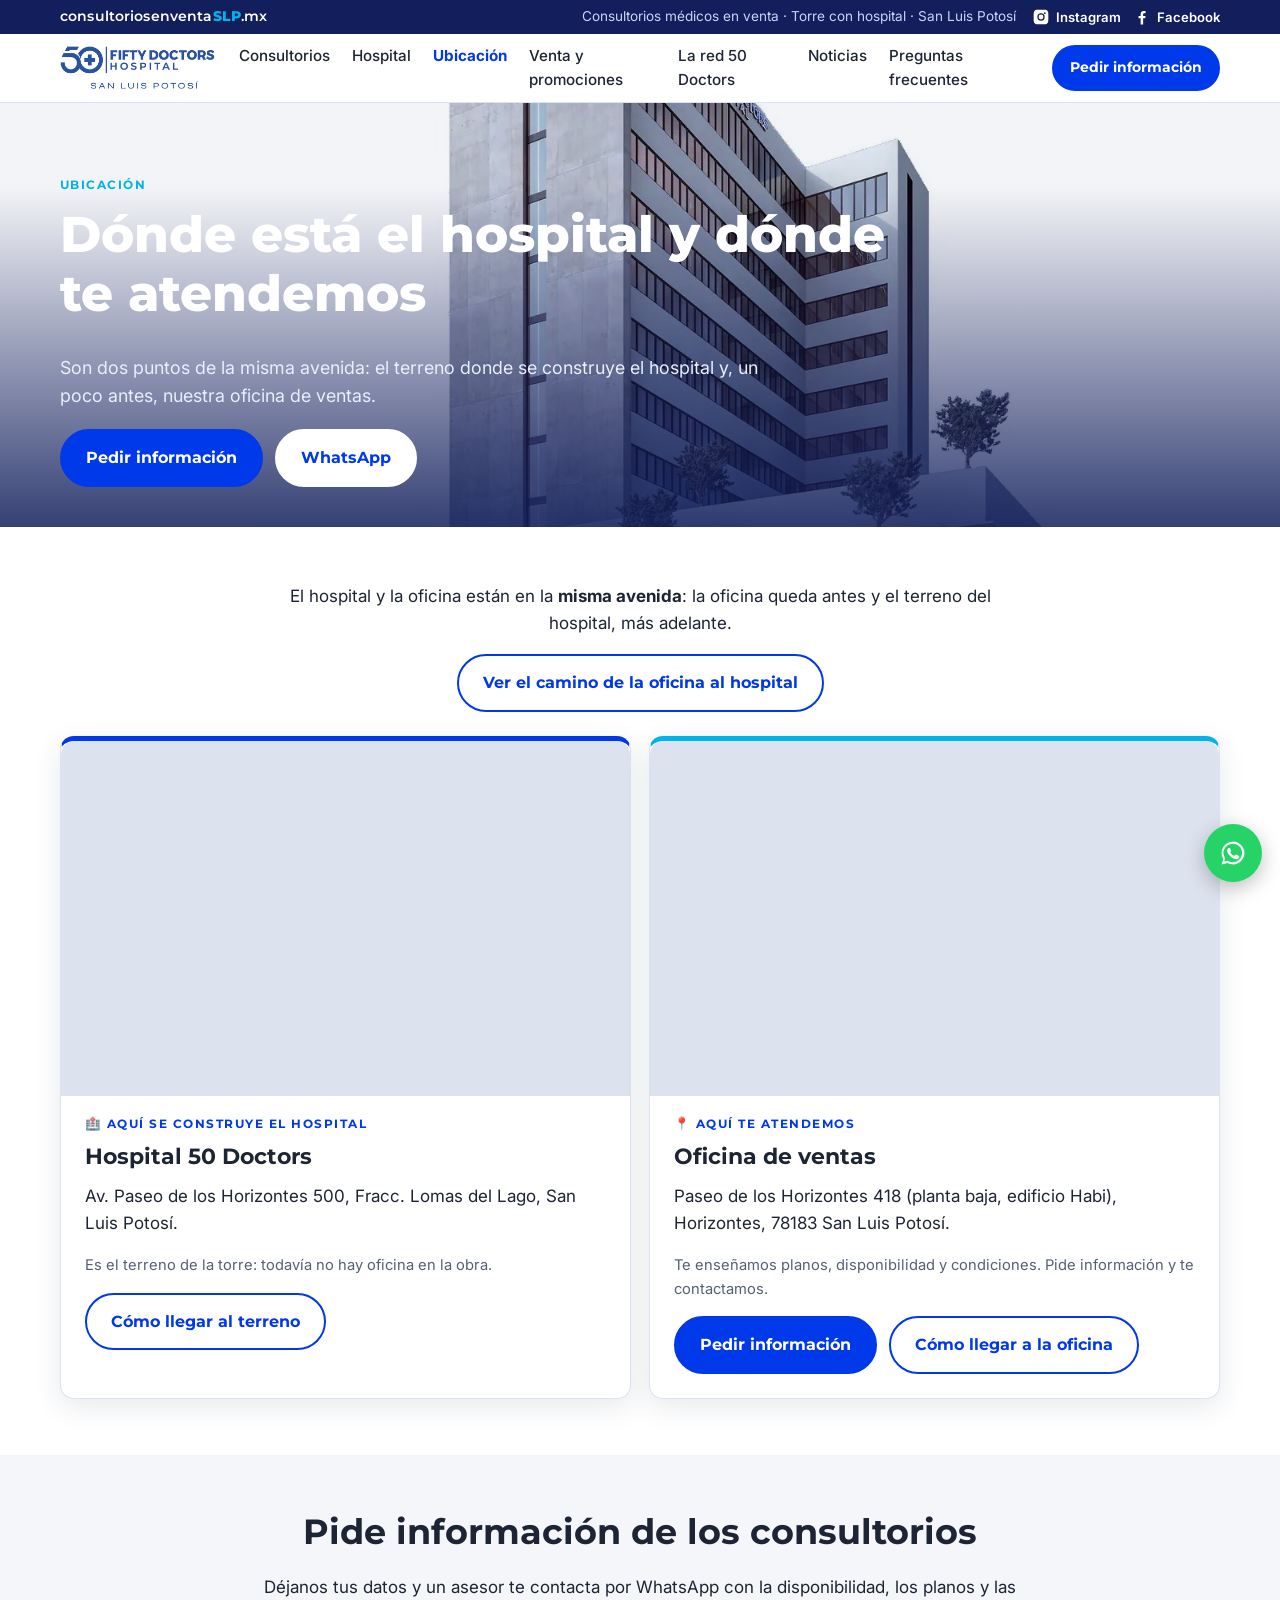
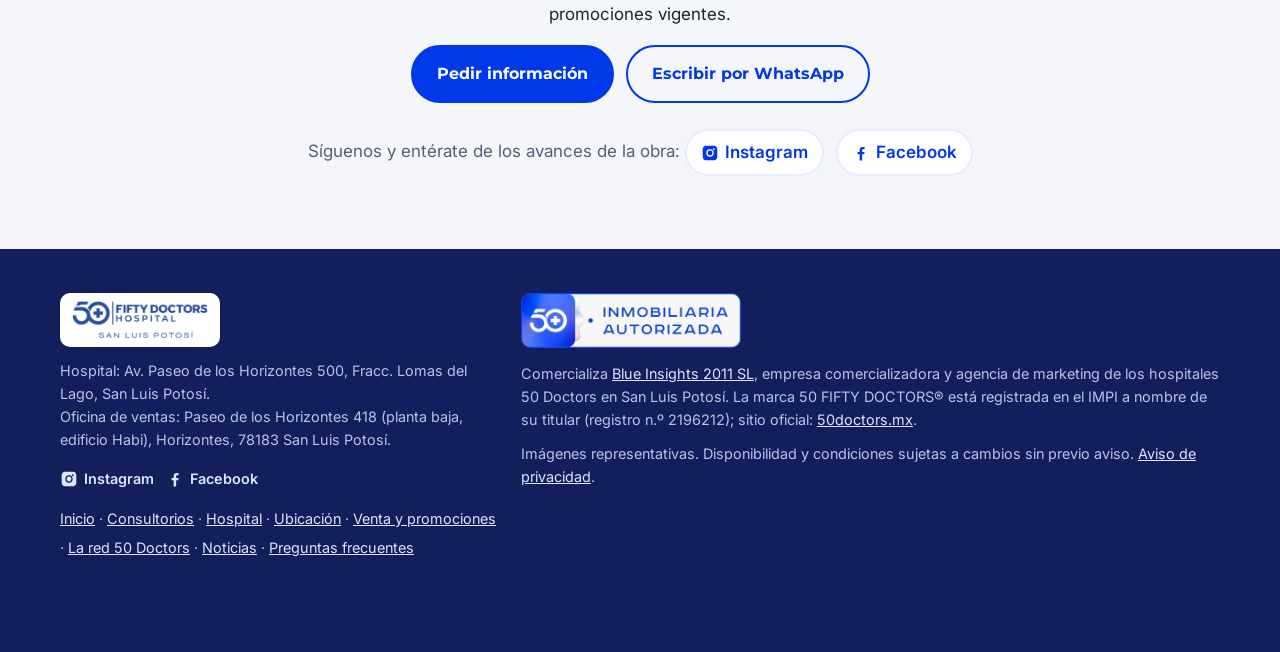
<file: ubicacion/index.html>
<!doctype html>
<html lang="es-MX">
<head>
<meta charset="utf-8">
<!-- Google Ads, cuenta 209-593-1827 (CEO 2026-11-02). Las conversiones las
     manda enlaces.js al pulsar «Pedir información», «Concertar visita» o WhatsApp. -->
<script async src="https://www.googletagmanager.com/gtag/js?id=AW-18551963654"></script>
<script>
  window.dataLayer = window.dataLayer || [];
  function gtag(){dataLayer.push(arguments);}
  gtag('js', new Date());
  gtag('config', 'AW-18551963654');
</script>
<meta name="viewport" content="width=device-width, initial-scale=1">
<title>Ubicación del hospital y oficina de ventas · Consultorios 50 Doctors San Luis Potosí</title>
<meta name="description" content="El hospital 50 Doctors se construye en Av. Paseo de los Horizontes 500 (Lomas del Lago), San Luis Potosí. La oficina de ventas está en Paseo de los Horizontes 418.">
<link rel="canonical" href="https://consultoriosenventaslp.mx/ubicacion/">
<meta name="robots" content="index, follow">
<meta name="theme-color" content="#0039ea">
<meta property="og:type" content="website">
<meta property="og:locale" content="es_MX">
<meta property="og:site_name" content="50 Doctors SLP">
<meta property="og:title" content="Ubicación del hospital y oficina de ventas · Consultorios 50 Doctors San Luis Potosí">
<meta property="og:description" content="El hospital 50 Doctors se construye en Av. Paseo de los Horizontes 500 (Lomas del Lago), San Luis Potosí. La oficina de ventas está en Paseo de los Horizontes 418.">
<meta property="og:url" content="https://consultoriosenventaslp.mx/ubicacion/">
<meta property="og:image" content="https://consultoriosenventaslp.mx/assets/img/og.jpg">
<meta name="twitter:card" content="summary_large_image">
<link rel="icon" href="/favicon.ico" sizes="any">
<link rel="icon" type="image/png" sizes="192x192" href="/assets/img/icono-192.png?v=2">
<link rel="apple-touch-icon" href="/assets/img/apple-touch-icon.png?v=2">
<link rel="preconnect" href="https://fonts.googleapis.com">
<link rel="preconnect" href="https://fonts.gstatic.com" crossorigin>
<link href="https://fonts.googleapis.com/css2?family=Montserrat:wght@500;600;700;800&family=Inter:wght@400;500;600&display=swap" rel="stylesheet">
<link rel="stylesheet" href="/assets/css/style.css?v=13">
<script type="application/ld+json">{"@context": "https://schema.org", "@type": "Place", "name": "Torre médica 50 Doctors Hospital San Luis Potosí", "description": "Torre médica de 12 niveles con hospital propio, 192 consultorios médicos, 17 penthouses, 14 locales comerciales y 350 cajones de estacionamiento.", "url": "https://consultoriosenventaslp.mx/", "address": {"@type": "PostalAddress", "streetAddress": "Av. Paseo de los Horizontes 500", "addressLocality": "San Luis Potosí", "addressRegion": "S.L.P.", "addressCountry": "MX"}}</script>
</head>
<body>
<div class="barra-dominio">
  <div class="contenedor barra-dominio__fila">
    <a href="/" class="barra-dominio__nombre">consultoriosenventa<strong>SLP</strong>.mx</a>
    <span class="barra-dominio__lema">Consultorios médicos en venta · Torre con hospital · San Luis Potosí</span>
    <span class="redes redes--barra"><a href="https://www.instagram.com/consultoriosenventa.slp/" target="_blank" rel="noopener" aria-label="Instagram de 50 Doctors SLP"><svg viewBox="0 0 24 24" width="18" height="18" aria-hidden="true"><path fill="currentColor" d="M12 2.2c3.2 0 3.6 0 4.8.1 1.2.1 1.8.2 2.2.4.6.2 1 .5 1.4.9.4.4.7.8.9 1.4.2.4.4 1.1.4 2.2.1 1.3.1 1.6.1 4.8s0 3.6-.1 4.8c-.1 1.2-.2 1.8-.4 2.2-.2.6-.5 1-.9 1.4-.4.4-.8.7-1.4.9-.4.2-1.1.4-2.2.4-1.3.1-1.6.1-4.8.1s-3.6 0-4.8-.1c-1.2-.1-1.8-.2-2.2-.4-.6-.2-1-.5-1.4-.9-.4-.4-.7-.8-.9-1.4-.2-.4-.4-1.1-.4-2.2C2.2 15.6 2.2 15.2 2.2 12s0-3.6.1-4.8c.1-1.2.2-1.8.4-2.2.2-.6.5-1 .9-1.4.4-.4.8-.7 1.4-.9.4-.2 1.1-.4 2.2-.4C8.4 2.2 8.8 2.2 12 2.2Zm0 4.9a4.9 4.9 0 1 0 0 9.8 4.9 4.9 0 0 0 0-9.8Zm0 8.1a3.2 3.2 0 1 1 0-6.4 3.2 3.2 0 0 1 0 6.4Zm5.1-9.4a1.15 1.15 0 1 0 0 2.3 1.15 1.15 0 0 0 0-2.3Z"/></svg><span>Instagram</span></a><a href="https://www.facebook.com/1326223403898883" target="_blank" rel="noopener" aria-label="Facebook de 50 Doctors SLP"><svg viewBox="0 0 24 24" width="18" height="18" aria-hidden="true"><path fill="currentColor" d="M13.5 22v-8.2h2.8l.4-3.2h-3.2V8.5c0-.9.3-1.6 1.6-1.6h1.7V4.1c-.3 0-1.3-.1-2.5-.1-2.5 0-4.1 1.5-4.1 4.2v2.4H7.4v3.2h2.8V22h3.3Z"/></svg><span>Facebook</span></a></span>
  </div>
</div>
<header class="cabecera">
  <div class="contenedor cabecera__fila">
    <a href="/" class="marca" aria-label="50 Doctors SLP, inicio">
      <img src="/assets/img/logo.png" alt="50 Doctors Hospital San Luis Potosí" width="190" height="53">
    </a>
    <nav class="menu" aria-label="Secciones">
      <a href="/consultorios/">Consultorios</a>
      <a href="/hospital/">Hospital</a>
      <a href="/ubicacion/" aria-current="page">Ubicación</a>
      <a href="/venta-y-promociones/">Venta y promociones</a>
      <a href="/red-50-doctors/">La red 50 Doctors</a>
      <a href="/noticias/">Noticias</a>
      <a href="/preguntas-frecuentes/">Preguntas frecuentes</a>
    </nav>
    <a class="boton boton--pequeno" data-formulario href="/#contacto">Pedir información</a>
  </div>
  <nav class="menu-movil" aria-label="Secciones">
      <a href="/consultorios/">Consultorios</a>
      <a href="/hospital/">Hospital</a>
      <a href="/ubicacion/" aria-current="page">Ubicación</a>
      <a href="/venta-y-promociones/">Venta y promociones</a>
      <a href="/red-50-doctors/">La red 50 Doctors</a>
      <a href="/noticias/">Noticias</a>
      <a href="/preguntas-frecuentes/">Preguntas frecuentes</a>
  </nav>
</header>
<main>
<section class="portada portada--interior">
  <img class="portada__foto" src="/assets/img/torre-slp.webp" alt="Torre 50 Doctors en Av. Paseo de los Horizontes" width="1600" height="1313" fetchpriority="high">
  <div class="portada__velo"></div>
  <div class="contenedor portada__texto">
    <p class="etiqueta">Ubicación</p>
    <h1>Dónde está el hospital y dónde te atendemos</h1>
    <p class="portada__sub">Son dos puntos de la misma avenida: el terreno donde se construye el hospital y, un poco antes, nuestra oficina de ventas.</p>
    <div class="botones">
      <a class="boton" data-formulario href="/#contacto">Pedir información</a>
      <a class="boton boton--claro" data-whatsapp href="/#contacto">WhatsApp</a>
    </div>
  </div>
</section>
<section class="seccion">
  <div class="contenedor">
    <p class="centrado estrecho">El hospital y la oficina están en la <strong>misma avenida</strong>: la oficina queda antes y el terreno del hospital, más adelante.</p>
    <p class="centrado"><a class="boton boton--borde-oscuro" href="https://www.google.com/maps/dir/?api=1&origin=5X93%2B8P%20San%20Luis%20Potos%C3%AD%2C%20S.L.P.&destination=Hospital%2050%20Doctors%2C%20Paseo%20de%20los%20Horizontes%2C%20San%20Luis%20Potos%C3%AD" target="_blank" rel="noopener">Ver el camino de la oficina al hospital</a></p>
    <div class="lugares">
      <article class="lugar lugar--hospital">
        <div class="mapa"><iframe title="Mapa del hospital 50 Doctors" src="https://www.google.com/maps?q=Hospital%2050%20Doctors%2C%20Paseo%20de%20los%20Horizontes%2C%20San%20Luis%20Potos%C3%AD&z=16&output=embed" loading="lazy" referrerpolicy="no-referrer-when-downgrade"></iframe></div>
        <p class="etiqueta">🏥 Aquí se construye el hospital</p>
        <h2>Hospital 50 Doctors</h2>
        <p>Av. Paseo de los Horizontes 500, Fracc. Lomas del Lago, San Luis Potosí.</p>
        <p class="nota">Es el terreno de la torre: todavía no hay oficina en la obra.</p>
        <a class="boton boton--borde-oscuro" href="https://www.google.com/maps/dir/?api=1&destination=Hospital%2050%20Doctors%2C%20Paseo%20de%20los%20Horizontes%2C%20San%20Luis%20Potos%C3%AD" target="_blank" rel="noopener">Cómo llegar al terreno</a>
      </article>
      <article class="lugar lugar--oficina">
        <div class="mapa"><iframe title="Mapa de la oficina de ventas" src="https://www.google.com/maps?q=5X93%2B8P%20San%20Luis%20Potos%C3%AD%2C%20S.L.P.&z=16&output=embed" loading="lazy" referrerpolicy="no-referrer-when-downgrade"></iframe></div>
        <p class="etiqueta">📍 Aquí te atendemos</p>
        <h2>Oficina de ventas</h2>
        <p>Paseo de los Horizontes 418 (planta baja, edificio Habi), Horizontes, 78183 San Luis Potosí.</p>
        <p class="nota">Te enseñamos planos, disponibilidad y condiciones. Pide información y te contactamos.</p>
        <div class="botones">
          <a class="boton" data-formulario href="/#contacto">Pedir información</a>
          <a class="boton boton--borde-oscuro" href="https://www.google.com/maps/dir/?api=1&destination=5X93%2B8P%20San%20Luis%20Potos%C3%AD%2C%20S.L.P." target="_blank" rel="noopener">Cómo llegar a la oficina</a>
        </div>
      </article>
    </div>
  </div>
</section>
</main>

<section class="seccion seccion--gris" id="contacto">
  <div class="contenedor contacto">
    <h2>Pide información de los consultorios</h2>
    <p>Déjanos tus datos y un asesor te contacta por WhatsApp con la disponibilidad, los planos y las promociones vigentes.</p>
    <div class="botones centrar">
      <a class="boton" data-formulario href="/#contacto">Pedir información</a>
      <a class="boton boton--borde-oscuro" data-whatsapp href="/#contacto">Escribir por WhatsApp</a>
    </div>
    <p class="siguenos">Síguenos y entérate de los avances de la obra: <span class="redes redes--grande"><a href="https://www.instagram.com/consultoriosenventa.slp/" target="_blank" rel="noopener" aria-label="Instagram de 50 Doctors SLP"><svg viewBox="0 0 24 24" width="18" height="18" aria-hidden="true"><path fill="currentColor" d="M12 2.2c3.2 0 3.6 0 4.8.1 1.2.1 1.8.2 2.2.4.6.2 1 .5 1.4.9.4.4.7.8.9 1.4.2.4.4 1.1.4 2.2.1 1.3.1 1.6.1 4.8s0 3.6-.1 4.8c-.1 1.2-.2 1.8-.4 2.2-.2.6-.5 1-.9 1.4-.4.4-.8.7-1.4.9-.4.2-1.1.4-2.2.4-1.3.1-1.6.1-4.8.1s-3.6 0-4.8-.1c-1.2-.1-1.8-.2-2.2-.4-.6-.2-1-.5-1.4-.9-.4-.4-.7-.8-.9-1.4-.2-.4-.4-1.1-.4-2.2C2.2 15.6 2.2 15.2 2.2 12s0-3.6.1-4.8c.1-1.2.2-1.8.4-2.2.2-.6.5-1 .9-1.4.4-.4.8-.7 1.4-.9.4-.2 1.1-.4 2.2-.4C8.4 2.2 8.8 2.2 12 2.2Zm0 4.9a4.9 4.9 0 1 0 0 9.8 4.9 4.9 0 0 0 0-9.8Zm0 8.1a3.2 3.2 0 1 1 0-6.4 3.2 3.2 0 0 1 0 6.4Zm5.1-9.4a1.15 1.15 0 1 0 0 2.3 1.15 1.15 0 0 0 0-2.3Z"/></svg><span>Instagram</span></a><a href="https://www.facebook.com/1326223403898883" target="_blank" rel="noopener" aria-label="Facebook de 50 Doctors SLP"><svg viewBox="0 0 24 24" width="18" height="18" aria-hidden="true"><path fill="currentColor" d="M13.5 22v-8.2h2.8l.4-3.2h-3.2V8.5c0-.9.3-1.6 1.6-1.6h1.7V4.1c-.3 0-1.3-.1-2.5-.1-2.5 0-4.1 1.5-4.1 4.2v2.4H7.4v3.2h2.8V22h3.3Z"/></svg><span>Facebook</span></a></span></p>
  </div>
</section>

<footer class="pie">
  <div class="contenedor pie__fila">
    <div>
      <img src="/assets/img/logo.png" alt="50 Doctors Hospital San Luis Potosí" width="160" height="45" class="pie__logo">
      <p>Hospital: Av. Paseo de los Horizontes 500, Fracc. Lomas del Lago, San Luis Potosí.<br>Oficina de ventas: Paseo de los Horizontes 418 (planta baja, edificio Habi), Horizontes, 78183 San Luis Potosí.</p>
      <p><span class="redes redes--pie"><a href="https://www.instagram.com/consultoriosenventa.slp/" target="_blank" rel="noopener" aria-label="Instagram de 50 Doctors SLP"><svg viewBox="0 0 24 24" width="18" height="18" aria-hidden="true"><path fill="currentColor" d="M12 2.2c3.2 0 3.6 0 4.8.1 1.2.1 1.8.2 2.2.4.6.2 1 .5 1.4.9.4.4.7.8.9 1.4.2.4.4 1.1.4 2.2.1 1.3.1 1.6.1 4.8s0 3.6-.1 4.8c-.1 1.2-.2 1.8-.4 2.2-.2.6-.5 1-.9 1.4-.4.4-.8.7-1.4.9-.4.2-1.1.4-2.2.4-1.3.1-1.6.1-4.8.1s-3.6 0-4.8-.1c-1.2-.1-1.8-.2-2.2-.4-.6-.2-1-.5-1.4-.9-.4-.4-.7-.8-.9-1.4-.2-.4-.4-1.1-.4-2.2C2.2 15.6 2.2 15.2 2.2 12s0-3.6.1-4.8c.1-1.2.2-1.8.4-2.2.2-.6.5-1 .9-1.4.4-.4.8-.7 1.4-.9.4-.2 1.1-.4 2.2-.4C8.4 2.2 8.8 2.2 12 2.2Zm0 4.9a4.9 4.9 0 1 0 0 9.8 4.9 4.9 0 0 0 0-9.8Zm0 8.1a3.2 3.2 0 1 1 0-6.4 3.2 3.2 0 0 1 0 6.4Zm5.1-9.4a1.15 1.15 0 1 0 0 2.3 1.15 1.15 0 0 0 0-2.3Z"/></svg><span>Instagram</span></a><a href="https://www.facebook.com/1326223403898883" target="_blank" rel="noopener" aria-label="Facebook de 50 Doctors SLP"><svg viewBox="0 0 24 24" width="18" height="18" aria-hidden="true"><path fill="currentColor" d="M13.5 22v-8.2h2.8l.4-3.2h-3.2V8.5c0-.9.3-1.6 1.6-1.6h1.7V4.1c-.3 0-1.3-.1-2.5-.1-2.5 0-4.1 1.5-4.1 4.2v2.4H7.4v3.2h2.8V22h3.3Z"/></svg><span>Facebook</span></a></span></p>
      <nav class="pie__menu" aria-label="Secciones">
        <a href="/">Inicio</a> · <a href="/consultorios/">Consultorios</a> · <a href="/hospital/">Hospital</a> · <a href="/ubicacion/">Ubicación</a> · <a href="/venta-y-promociones/">Venta y promociones</a> · <a href="/red-50-doctors/">La red 50 Doctors</a> · <a href="/noticias/">Noticias</a> · <a href="/preguntas-frecuentes/">Preguntas frecuentes</a>
      </nav>
    </div>
    <div class="pie__legal">
      <img src="/assets/img/inmobiliaria-autorizada.webp" alt="50 Doctors · Inmobiliaria autorizada" width="220" height="55" class="pie__sello" loading="lazy">
      <p>Comercializa <a href="https://www.blueinsights2011.com/" target="_blank" rel="noopener">Blue Insights 2011 SL</a>, empresa comercializadora y agencia de marketing de los hospitales 50&nbsp;Doctors en San Luis Potosí. La marca 50&nbsp;FIFTY&nbsp;DOCTORS® está registrada en el IMPI a nombre de su titular (registro n.º 2196212); sitio oficial: <a href="https://www.50doctors.mx" target="_blank" rel="noopener">50doctors.mx</a>.</p>
      <p>Imágenes representativas. Disponibilidad y condiciones sujetas a cambios sin previo aviso. <a href="https://fifty-doctors-crm-805505290896.us-central1.run.app/privacidad" target="_blank" rel="noopener">Aviso de privacidad</a>.</p>
    </div>
  </div>
</footer>

<a class="flotante" data-whatsapp href="/#contacto" aria-label="Escribir por WhatsApp">
  <svg viewBox="0 0 32 32" width="28" height="28" aria-hidden="true"><path fill="currentColor" d="M16 3a13 13 0 0 0-11.2 19.6L3 29l6.6-1.7A13 13 0 1 0 16 3Zm0 23.6c-2 0-4-.6-5.7-1.6l-.4-.2-3.9 1 1-3.8-.3-.4A10.6 10.6 0 1 1 16 26.6Zm5.8-7.9c-.3-.2-1.9-.9-2.2-1s-.5-.2-.7.2-.8 1-1 1.2-.4.2-.7.1a8.7 8.7 0 0 1-4.3-3.8c-.3-.6.3-.5.9-1.7.1-.2 0-.4 0-.5l-1-2.4c-.3-.6-.5-.5-.7-.5h-.6c-.2 0-.6.1-.9.4s-1.2 1.1-1.2 2.8 1.2 3.3 1.4 3.5 2.4 3.7 5.9 5.2c2.2.9 3 1 4.1.8.7-.1 1.9-.8 2.2-1.5s.3-1.4.2-1.5-.3-.2-.6-.3Z"/></svg>
</a>
<script src="/assets/js/enlaces.js?v=11"></script>
</body>
</html>
</file>
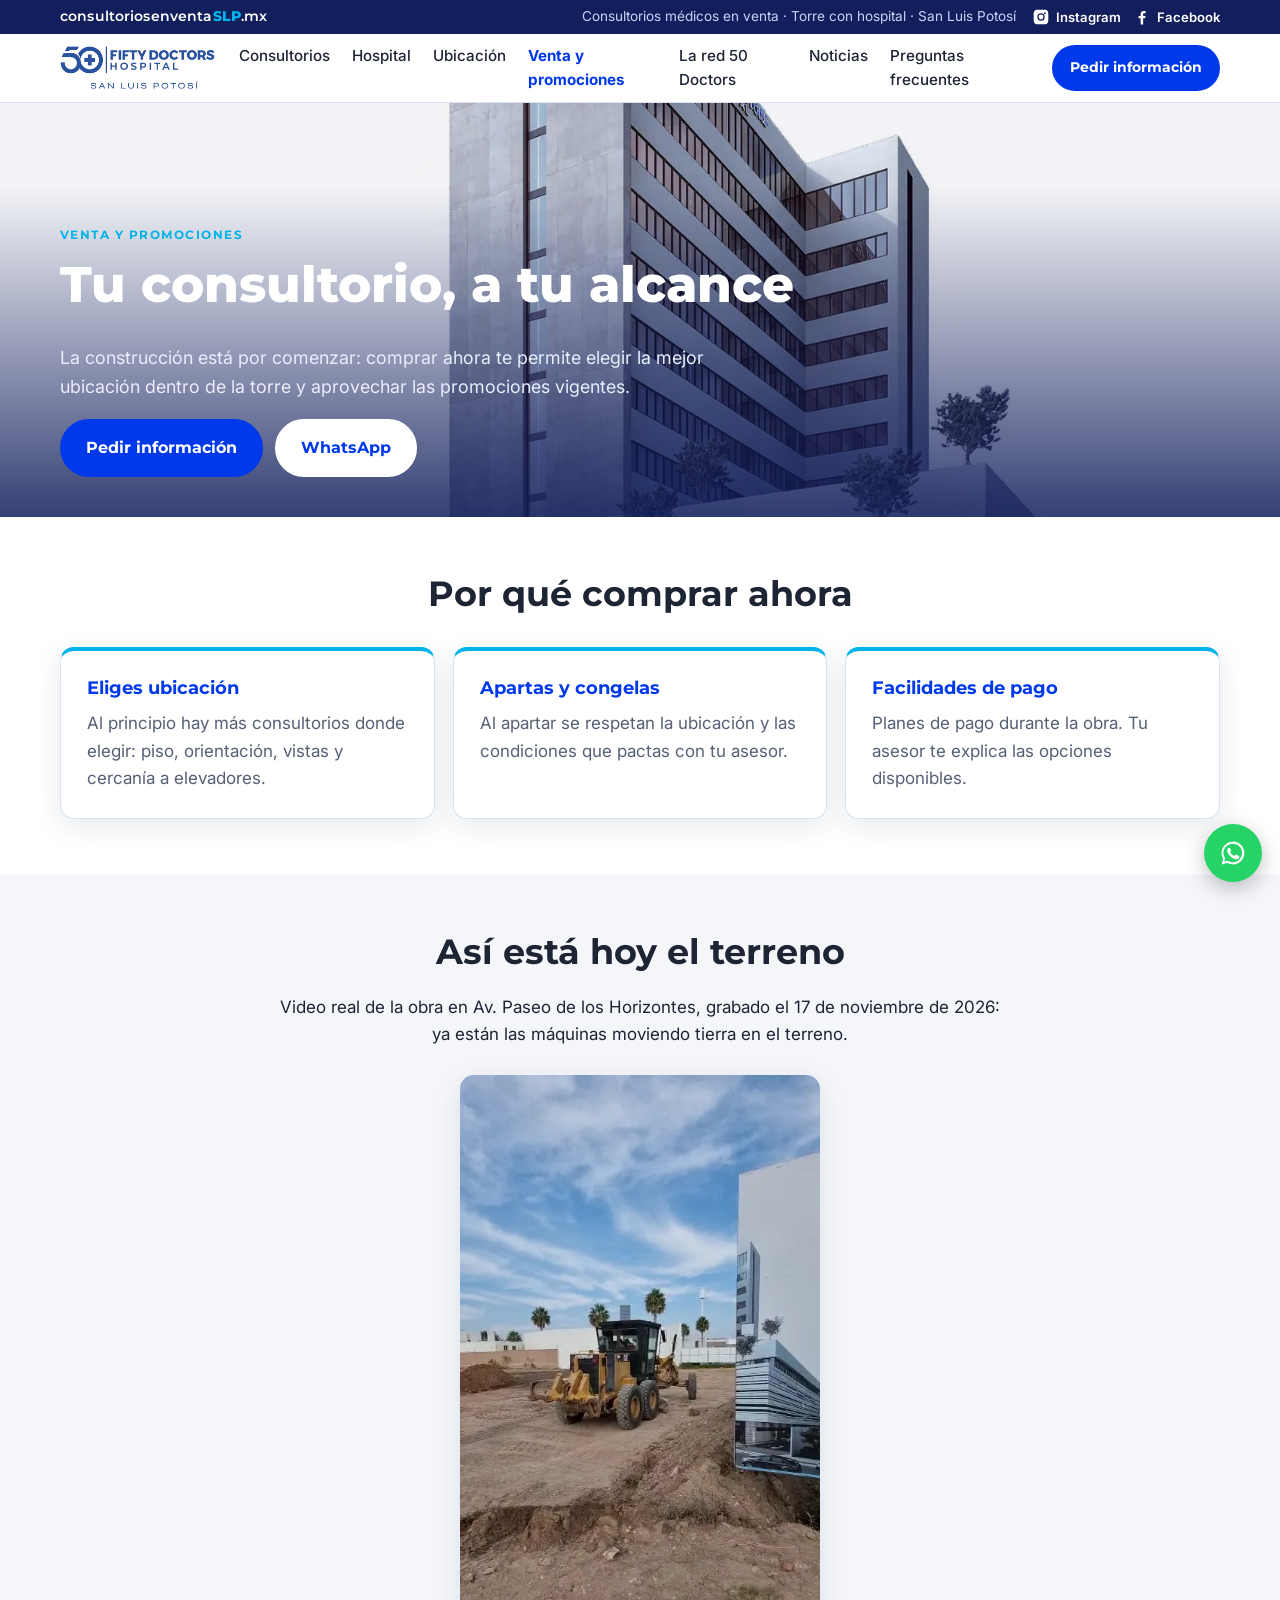
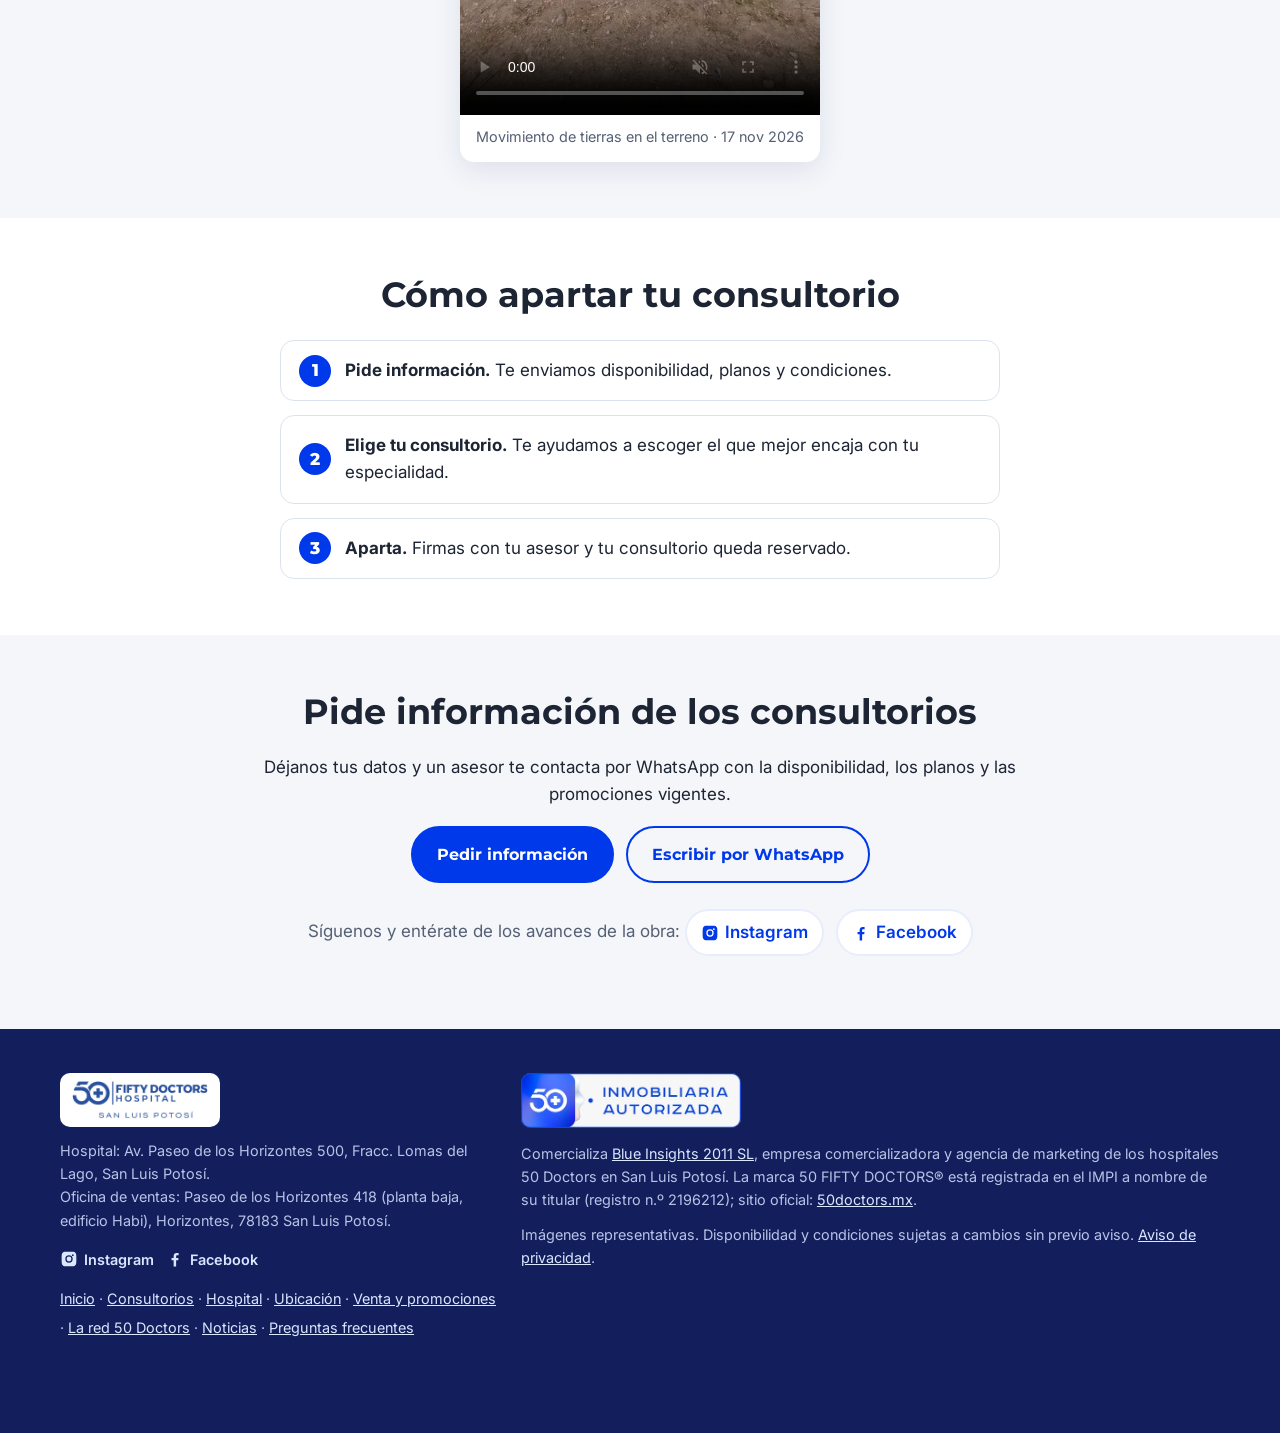
<file: venta-y-promociones/index.html>
<!doctype html>
<html lang="es-MX">
<head>
<meta charset="utf-8">
<!-- Google Ads, cuenta 209-593-1827 (CEO 2026-11-02). Las conversiones las
     manda enlaces.js al pulsar «Pedir información», «Concertar visita» o WhatsApp. -->
<script async src="https://www.googletagmanager.com/gtag/js?id=AW-18551963654"></script>
<script>
  window.dataLayer = window.dataLayer || [];
  function gtag(){dataLayer.push(arguments);}
  gtag('js', new Date());
  gtag('config', 'AW-18551963654');
</script>
<meta name="viewport" content="width=device-width, initial-scale=1">
<title>Venta de consultorios médicos y promociones en San Luis Potosí · 50 Doctors SLP</title>
<meta name="description" content="Consultorios médicos en venta en la torre 50 Doctors de San Luis Potosí, con promociones de enganche y meses sin intereses. Elige la mejor ubicación y aparta con facilidades de pago.">
<link rel="canonical" href="https://consultoriosenventaslp.mx/venta-y-promociones/">
<meta name="robots" content="index, follow">
<meta name="theme-color" content="#0039ea">
<meta property="og:type" content="website">
<meta property="og:locale" content="es_MX">
<meta property="og:site_name" content="50 Doctors SLP">
<meta property="og:title" content="Venta de consultorios médicos y promociones en San Luis Potosí · 50 Doctors SLP">
<meta property="og:description" content="Consultorios médicos en venta en la torre 50 Doctors de San Luis Potosí, con promociones de enganche y meses sin intereses. Elige la mejor ubicación y aparta con facilidades de pago.">
<meta property="og:url" content="https://consultoriosenventaslp.mx/venta-y-promociones/">
<meta property="og:image" content="https://consultoriosenventaslp.mx/assets/img/og.jpg">
<meta name="twitter:card" content="summary_large_image">
<link rel="icon" href="/favicon.ico" sizes="any">
<link rel="icon" type="image/png" sizes="192x192" href="/assets/img/icono-192.png?v=2">
<link rel="apple-touch-icon" href="/assets/img/apple-touch-icon.png?v=2">
<link rel="preconnect" href="https://fonts.googleapis.com">
<link rel="preconnect" href="https://fonts.gstatic.com" crossorigin>
<link href="https://fonts.googleapis.com/css2?family=Montserrat:wght@500;600;700;800&family=Inter:wght@400;500;600&display=swap" rel="stylesheet">
<link rel="stylesheet" href="/assets/css/style.css?v=13">
</head>
<body>
<div class="barra-dominio">
  <div class="contenedor barra-dominio__fila">
    <a href="/" class="barra-dominio__nombre">consultoriosenventa<strong>SLP</strong>.mx</a>
    <span class="barra-dominio__lema">Consultorios médicos en venta · Torre con hospital · San Luis Potosí</span>
    <span class="redes redes--barra"><a href="https://www.instagram.com/consultoriosenventa.slp/" target="_blank" rel="noopener" aria-label="Instagram de 50 Doctors SLP"><svg viewBox="0 0 24 24" width="18" height="18" aria-hidden="true"><path fill="currentColor" d="M12 2.2c3.2 0 3.6 0 4.8.1 1.2.1 1.8.2 2.2.4.6.2 1 .5 1.4.9.4.4.7.8.9 1.4.2.4.4 1.1.4 2.2.1 1.3.1 1.6.1 4.8s0 3.6-.1 4.8c-.1 1.2-.2 1.8-.4 2.2-.2.6-.5 1-.9 1.4-.4.4-.8.7-1.4.9-.4.2-1.1.4-2.2.4-1.3.1-1.6.1-4.8.1s-3.6 0-4.8-.1c-1.2-.1-1.8-.2-2.2-.4-.6-.2-1-.5-1.4-.9-.4-.4-.7-.8-.9-1.4-.2-.4-.4-1.1-.4-2.2C2.2 15.6 2.2 15.2 2.2 12s0-3.6.1-4.8c.1-1.2.2-1.8.4-2.2.2-.6.5-1 .9-1.4.4-.4.8-.7 1.4-.9.4-.2 1.1-.4 2.2-.4C8.4 2.2 8.8 2.2 12 2.2Zm0 4.9a4.9 4.9 0 1 0 0 9.8 4.9 4.9 0 0 0 0-9.8Zm0 8.1a3.2 3.2 0 1 1 0-6.4 3.2 3.2 0 0 1 0 6.4Zm5.1-9.4a1.15 1.15 0 1 0 0 2.3 1.15 1.15 0 0 0 0-2.3Z"/></svg><span>Instagram</span></a><a href="https://www.facebook.com/1326223403898883" target="_blank" rel="noopener" aria-label="Facebook de 50 Doctors SLP"><svg viewBox="0 0 24 24" width="18" height="18" aria-hidden="true"><path fill="currentColor" d="M13.5 22v-8.2h2.8l.4-3.2h-3.2V8.5c0-.9.3-1.6 1.6-1.6h1.7V4.1c-.3 0-1.3-.1-2.5-.1-2.5 0-4.1 1.5-4.1 4.2v2.4H7.4v3.2h2.8V22h3.3Z"/></svg><span>Facebook</span></a></span>
  </div>
</div>
<header class="cabecera">
  <div class="contenedor cabecera__fila">
    <a href="/" class="marca" aria-label="50 Doctors SLP, inicio">
      <img src="/assets/img/logo.png" alt="50 Doctors Hospital San Luis Potosí" width="190" height="53">
    </a>
    <nav class="menu" aria-label="Secciones">
      <a href="/consultorios/">Consultorios</a>
      <a href="/hospital/">Hospital</a>
      <a href="/ubicacion/">Ubicación</a>
      <a href="/venta-y-promociones/" aria-current="page">Venta y promociones</a>
      <a href="/red-50-doctors/">La red 50 Doctors</a>
      <a href="/noticias/">Noticias</a>
      <a href="/preguntas-frecuentes/">Preguntas frecuentes</a>
    </nav>
    <a class="boton boton--pequeno" data-formulario href="/#contacto">Pedir información</a>
  </div>
  <nav class="menu-movil" aria-label="Secciones">
      <a href="/consultorios/">Consultorios</a>
      <a href="/hospital/">Hospital</a>
      <a href="/ubicacion/">Ubicación</a>
      <a href="/venta-y-promociones/" aria-current="page">Venta y promociones</a>
      <a href="/red-50-doctors/">La red 50 Doctors</a>
      <a href="/noticias/">Noticias</a>
      <a href="/preguntas-frecuentes/">Preguntas frecuentes</a>
  </nav>
</header>
<main>
<section class="portada portada--interior">
  <img class="portada__foto" src="/assets/img/torre-slp.webp" alt="Torre 50 Doctors SLP" width="1600" height="1313" fetchpriority="high">
  <div class="portada__velo"></div>
  <div class="contenedor portada__texto">
    <p class="etiqueta">Venta y promociones</p>
    <h1>Tu consultorio, a tu alcance</h1>
    <p class="portada__sub">La construcción está por comenzar: comprar ahora te permite elegir la mejor ubicación dentro de la torre y aprovechar las promociones vigentes.</p>
    <div class="botones">
      <a class="boton" data-formulario href="/#contacto">Pedir información</a>
      <a class="boton boton--claro" data-whatsapp href="/#contacto">WhatsApp</a>
    </div>
  </div>
</section>
<section class="seccion">
  <div class="contenedor">
    <h2 class="centrado">Por qué comprar ahora</h2>
    <div class="tarjetas">
      <article class="tarjeta"><h3>Eliges ubicación</h3><p>Al principio hay más consultorios donde elegir: piso, orientación, vistas y cercanía a elevadores.</p></article>
      <article class="tarjeta"><h3>Apartas y congelas</h3><p>Al apartar se respetan la ubicación y las condiciones que pactas con tu asesor.</p></article>
      <article class="tarjeta"><h3>Facilidades de pago</h3><p>Planes de pago durante la obra. Tu asesor te explica las opciones disponibles.</p></article>
    </div>
  </div>
</section>
<section class="seccion seccion--gris">
  <div class="contenedor">
    <h2 class="centrado">Así está hoy el terreno</h2>
    <p class="centrado estrecho">Video real de la obra en Av. Paseo de los Horizontes, grabado el 17 de noviembre de 2026: ya están las máquinas moviendo tierra en el terreno.</p>
    <figure class="obra-video">
      <video src="/assets/video/terreno-hoy.mp4" poster="/assets/img/terreno-hoy.webp" width="478" height="850" autoplay muted loop playsinline controls preload="metadata" aria-label="Video de las máquinas trabajando en el terreno del hospital"></video>
      <figcaption>Movimiento de tierras en el terreno · 17 nov 2026</figcaption>
    </figure>
  </div>
</section>
<section class="seccion">
  <div class="contenedor estrecho">
    <h2 class="centrado">Cómo apartar tu consultorio</h2>
    <ol class="pasos">
      <li><strong>Pide información.</strong> Te enviamos disponibilidad, planos y condiciones.</li>
      <li><strong>Elige tu consultorio.</strong> Te ayudamos a escoger el que mejor encaja con tu especialidad.</li>
      <li><strong>Aparta.</strong> Firmas con tu asesor y tu consultorio queda reservado.</li>
    </ol>
  </div>
</section>
</main>

<section class="seccion seccion--gris" id="contacto">
  <div class="contenedor contacto">
    <h2>Pide información de los consultorios</h2>
    <p>Déjanos tus datos y un asesor te contacta por WhatsApp con la disponibilidad, los planos y las promociones vigentes.</p>
    <div class="botones centrar">
      <a class="boton" data-formulario href="/#contacto">Pedir información</a>
      <a class="boton boton--borde-oscuro" data-whatsapp href="/#contacto">Escribir por WhatsApp</a>
    </div>
    <p class="siguenos">Síguenos y entérate de los avances de la obra: <span class="redes redes--grande"><a href="https://www.instagram.com/consultoriosenventa.slp/" target="_blank" rel="noopener" aria-label="Instagram de 50 Doctors SLP"><svg viewBox="0 0 24 24" width="18" height="18" aria-hidden="true"><path fill="currentColor" d="M12 2.2c3.2 0 3.6 0 4.8.1 1.2.1 1.8.2 2.2.4.6.2 1 .5 1.4.9.4.4.7.8.9 1.4.2.4.4 1.1.4 2.2.1 1.3.1 1.6.1 4.8s0 3.6-.1 4.8c-.1 1.2-.2 1.8-.4 2.2-.2.6-.5 1-.9 1.4-.4.4-.8.7-1.4.9-.4.2-1.1.4-2.2.4-1.3.1-1.6.1-4.8.1s-3.6 0-4.8-.1c-1.2-.1-1.8-.2-2.2-.4-.6-.2-1-.5-1.4-.9-.4-.4-.7-.8-.9-1.4-.2-.4-.4-1.1-.4-2.2C2.2 15.6 2.2 15.2 2.2 12s0-3.6.1-4.8c.1-1.2.2-1.8.4-2.2.2-.6.5-1 .9-1.4.4-.4.8-.7 1.4-.9.4-.2 1.1-.4 2.2-.4C8.4 2.2 8.8 2.2 12 2.2Zm0 4.9a4.9 4.9 0 1 0 0 9.8 4.9 4.9 0 0 0 0-9.8Zm0 8.1a3.2 3.2 0 1 1 0-6.4 3.2 3.2 0 0 1 0 6.4Zm5.1-9.4a1.15 1.15 0 1 0 0 2.3 1.15 1.15 0 0 0 0-2.3Z"/></svg><span>Instagram</span></a><a href="https://www.facebook.com/1326223403898883" target="_blank" rel="noopener" aria-label="Facebook de 50 Doctors SLP"><svg viewBox="0 0 24 24" width="18" height="18" aria-hidden="true"><path fill="currentColor" d="M13.5 22v-8.2h2.8l.4-3.2h-3.2V8.5c0-.9.3-1.6 1.6-1.6h1.7V4.1c-.3 0-1.3-.1-2.5-.1-2.5 0-4.1 1.5-4.1 4.2v2.4H7.4v3.2h2.8V22h3.3Z"/></svg><span>Facebook</span></a></span></p>
  </div>
</section>

<footer class="pie">
  <div class="contenedor pie__fila">
    <div>
      <img src="/assets/img/logo.png" alt="50 Doctors Hospital San Luis Potosí" width="160" height="45" class="pie__logo">
      <p>Hospital: Av. Paseo de los Horizontes 500, Fracc. Lomas del Lago, San Luis Potosí.<br>Oficina de ventas: Paseo de los Horizontes 418 (planta baja, edificio Habi), Horizontes, 78183 San Luis Potosí.</p>
      <p><span class="redes redes--pie"><a href="https://www.instagram.com/consultoriosenventa.slp/" target="_blank" rel="noopener" aria-label="Instagram de 50 Doctors SLP"><svg viewBox="0 0 24 24" width="18" height="18" aria-hidden="true"><path fill="currentColor" d="M12 2.2c3.2 0 3.6 0 4.8.1 1.2.1 1.8.2 2.2.4.6.2 1 .5 1.4.9.4.4.7.8.9 1.4.2.4.4 1.1.4 2.2.1 1.3.1 1.6.1 4.8s0 3.6-.1 4.8c-.1 1.2-.2 1.8-.4 2.2-.2.6-.5 1-.9 1.4-.4.4-.8.7-1.4.9-.4.2-1.1.4-2.2.4-1.3.1-1.6.1-4.8.1s-3.6 0-4.8-.1c-1.2-.1-1.8-.2-2.2-.4-.6-.2-1-.5-1.4-.9-.4-.4-.7-.8-.9-1.4-.2-.4-.4-1.1-.4-2.2C2.2 15.6 2.2 15.2 2.2 12s0-3.6.1-4.8c.1-1.2.2-1.8.4-2.2.2-.6.5-1 .9-1.4.4-.4.8-.7 1.4-.9.4-.2 1.1-.4 2.2-.4C8.4 2.2 8.8 2.2 12 2.2Zm0 4.9a4.9 4.9 0 1 0 0 9.8 4.9 4.9 0 0 0 0-9.8Zm0 8.1a3.2 3.2 0 1 1 0-6.4 3.2 3.2 0 0 1 0 6.4Zm5.1-9.4a1.15 1.15 0 1 0 0 2.3 1.15 1.15 0 0 0 0-2.3Z"/></svg><span>Instagram</span></a><a href="https://www.facebook.com/1326223403898883" target="_blank" rel="noopener" aria-label="Facebook de 50 Doctors SLP"><svg viewBox="0 0 24 24" width="18" height="18" aria-hidden="true"><path fill="currentColor" d="M13.5 22v-8.2h2.8l.4-3.2h-3.2V8.5c0-.9.3-1.6 1.6-1.6h1.7V4.1c-.3 0-1.3-.1-2.5-.1-2.5 0-4.1 1.5-4.1 4.2v2.4H7.4v3.2h2.8V22h3.3Z"/></svg><span>Facebook</span></a></span></p>
      <nav class="pie__menu" aria-label="Secciones">
        <a href="/">Inicio</a> · <a href="/consultorios/">Consultorios</a> · <a href="/hospital/">Hospital</a> · <a href="/ubicacion/">Ubicación</a> · <a href="/venta-y-promociones/">Venta y promociones</a> · <a href="/red-50-doctors/">La red 50 Doctors</a> · <a href="/noticias/">Noticias</a> · <a href="/preguntas-frecuentes/">Preguntas frecuentes</a>
      </nav>
    </div>
    <div class="pie__legal">
      <img src="/assets/img/inmobiliaria-autorizada.webp" alt="50 Doctors · Inmobiliaria autorizada" width="220" height="55" class="pie__sello" loading="lazy">
      <p>Comercializa <a href="https://www.blueinsights2011.com/" target="_blank" rel="noopener">Blue Insights 2011 SL</a>, empresa comercializadora y agencia de marketing de los hospitales 50&nbsp;Doctors en San Luis Potosí. La marca 50&nbsp;FIFTY&nbsp;DOCTORS® está registrada en el IMPI a nombre de su titular (registro n.º 2196212); sitio oficial: <a href="https://www.50doctors.mx" target="_blank" rel="noopener">50doctors.mx</a>.</p>
      <p>Imágenes representativas. Disponibilidad y condiciones sujetas a cambios sin previo aviso. <a href="https://fifty-doctors-crm-805505290896.us-central1.run.app/privacidad" target="_blank" rel="noopener">Aviso de privacidad</a>.</p>
    </div>
  </div>
</footer>

<a class="flotante" data-whatsapp href="/#contacto" aria-label="Escribir por WhatsApp">
  <svg viewBox="0 0 32 32" width="28" height="28" aria-hidden="true"><path fill="currentColor" d="M16 3a13 13 0 0 0-11.2 19.6L3 29l6.6-1.7A13 13 0 1 0 16 3Zm0 23.6c-2 0-4-.6-5.7-1.6l-.4-.2-3.9 1 1-3.8-.3-.4A10.6 10.6 0 1 1 16 26.6Zm5.8-7.9c-.3-.2-1.9-.9-2.2-1s-.5-.2-.7.2-.8 1-1 1.2-.4.2-.7.1a8.7 8.7 0 0 1-4.3-3.8c-.3-.6.3-.5.9-1.7.1-.2 0-.4 0-.5l-1-2.4c-.3-.6-.5-.5-.7-.5h-.6c-.2 0-.6.1-.9.4s-1.2 1.1-1.2 2.8 1.2 3.3 1.4 3.5 2.4 3.7 5.9 5.2c2.2.9 3 1 4.1.8.7-.1 1.9-.8 2.2-1.5s.3-1.4.2-1.5-.3-.2-.6-.3Z"/></svg>
</a>
<script src="/assets/js/enlaces.js?v=11"></script>
</body>
</html>
</file>
<file: assets/css/style.css>
/* consultoriosenventaslp — 50 Doctors SLP
   Una sola hoja. Colores del brochure de SLP: azul eléctrico #0039EA,
   marino #121F5C y el cian del logo de SLP #00B3E9. Montserrat para
   títulos, Inter para texto. Móvil primero. */

:root {
  --azul: #0039ea;
  --azul-oscuro: #121f5c;
  --azul-claro: #e8edfd;
  --cian: #00b3e9;
  --texto: #1d2433;
  --texto-suave: #556075;
  --gris: #f4f6fa;
  --borde: #dde3ee;
  --blanco: #ffffff;
  --verde-wa: #25d366;
  --radio: 14px;
  --sombra: 0 8px 28px rgba(20, 40, 80, .10);
}

* { box-sizing: border-box; }
html { scroll-behavior: smooth; }
body {
  margin: 0;
  font-family: "Inter", system-ui, -apple-system, "Segoe UI", Roboto, sans-serif;
  color: var(--texto);
  background: var(--blanco);
  line-height: 1.6;
  font-size: 17px;
  -webkit-font-smoothing: antialiased;
}
img { max-width: 100%; height: auto; display: block; }
a { color: var(--azul); }
h1, h2, h3 {
  font-family: "Montserrat", system-ui, sans-serif;
  line-height: 1.2;
  color: var(--texto);
  margin: 0 0 .6em;
}
h1 { font-size: clamp(1.9rem, 4.6vw, 3.1rem); font-weight: 800; }
h2 { font-size: clamp(1.5rem, 3.2vw, 2.2rem); font-weight: 700; }
h3 { font-size: 1.15rem; font-weight: 700; margin-top: 1.4em; }
p { margin: 0 0 1em; }

.contenedor { width: min(1160px, 100% - 32px); margin-inline: auto; }
.centrado { text-align: center; }
.estrecho { max-width: 720px; margin-inline: auto; }

/* Cabecera */
.cabecera {
  position: sticky; top: 0; z-index: 20;
  background: rgba(255, 255, 255, .96);
  backdrop-filter: blur(8px);
  border-bottom: 1px solid var(--borde);
}
.cabecera__fila { display: flex; align-items: center; gap: 24px; min-height: 68px; }
.marca img { width: 170px; height: auto; }
.menu { display: none; gap: 22px; margin-left: auto; }
.menu a { color: var(--texto); text-decoration: none; font-weight: 500; font-size: .95rem; }
.menu a:hover { color: var(--azul); }
.cabecera .boton { margin-left: auto; }
@media (min-width: 900px) {
  .menu { display: flex; }
  .cabecera .boton { margin-left: 8px; }
}

/* Botones */
.boton {
  display: inline-flex; align-items: center; justify-content: center;
  padding: 14px 24px;
  border-radius: 999px;
  background: var(--azul);
  color: var(--blanco);
  font-family: "Montserrat", sans-serif;
  font-weight: 700;
  font-size: 1rem;
  text-decoration: none;
  border: 2px solid var(--azul);
  transition: background .2s, transform .2s;
}
.boton:hover { background: var(--azul-oscuro); border-color: var(--azul-oscuro); transform: translateY(-1px); }
.boton--pequeno { padding: 9px 16px; font-size: .9rem; }
.boton--claro { background: var(--blanco); color: var(--azul); border-color: var(--blanco); }
.boton--claro:hover { background: var(--azul-claro); border-color: var(--azul-claro); }
.boton--borde { background: transparent; color: var(--blanco); border-color: var(--blanco); }
.boton--borde:hover { background: rgba(255, 255, 255, .12); border-color: var(--blanco); }
.boton--borde-oscuro { background: transparent; color: var(--azul); border-color: var(--azul); }
.boton--borde-oscuro:hover { background: var(--azul-claro); }

.etiqueta {
  font-family: "Montserrat", sans-serif;
  font-weight: 700;
  text-transform: uppercase;
  letter-spacing: .12em;
  font-size: .78rem;
  color: var(--azul);
  margin-bottom: .8em;
}
.etiqueta--clara { color: var(--cian); }

/* Portada */
.portada { position: relative; min-height: min(66vh, 580px); display: flex; align-items: flex-end; overflow: hidden; }
.portada__foto { position: absolute; inset: 0; width: 100%; height: 100%; object-fit: cover; object-position: center 35%; }
.portada__velo { position: absolute; inset: 0; background: linear-gradient(180deg, rgba(18, 31, 92, .05) 20%, rgba(18, 31, 92, .85) 100%); }
.portada__texto { position: relative; padding: 72px 0 40px; color: var(--blanco); }
.portada__texto h1 { color: var(--blanco); max-width: 860px; }
.portada__texto .etiqueta { color: var(--cian); }
.portada__sub { font-size: 1.12rem; max-width: 720px; color: #e8eefc; }
.portada__botones { display: flex; flex-wrap: wrap; gap: 12px; margin-top: 8px; }
.centrar { justify-content: center; }

/* Cifras */
.cifras { background: var(--azul); color: var(--blanco); border-bottom: 4px solid var(--cian); }
.cifras__fila { display: grid; grid-template-columns: repeat(2, 1fr); gap: 18px 12px; padding: 28px 0; text-align: center; }
.cifras strong { display: block; font-family: "Montserrat", sans-serif; font-size: 1.6rem; font-weight: 800; }
.cifras span { font-size: .9rem; color: #d6e0ff; }
@media (min-width: 760px) { .cifras__fila { grid-template-columns: repeat(4, 1fr); } }
@media (min-width: 1050px) { .cifras__fila { grid-template-columns: repeat(7, 1fr); } }

/* Secciones */
.seccion { padding: 56px 0; }
.seccion--gris { background: var(--gris); }
.dos-col { display: grid; gap: 40px; align-items: center; }
@media (min-width: 900px) {
  .dos-col { grid-template-columns: 1fr 1fr; gap: 56px; }
  .dos-col--invertida > :first-child { order: 2; }
}

.lista { list-style: none; padding: 0; margin: 0 0 1em; display: grid; gap: 8px; }
.lista li { position: relative; padding-left: 28px; }
.lista li::before {
  content: ""; position: absolute; left: 0; top: .45em;
  width: 16px; height: 16px; border-radius: 50%;
  background: var(--azul-claro) url("data:image/svg+xml,%3Csvg xmlns='http://www.w3.org/2000/svg' viewBox='0 0 16 16'%3E%3Cpath d='M4 8.5l2.5 2.5L12 5.5' fill='none' stroke='%232a55a5' stroke-width='2' stroke-linecap='round' stroke-linejoin='round'/%3E%3C/svg%3E") center/12px no-repeat;
}
@media (min-width: 600px) { .lista--2col { grid-template-columns: 1fr 1fr; } }

.galeria-2 { display: grid; gap: 14px; }
.galeria-2 img, .galeria-mosaico img, .red img { border-radius: var(--radio); box-shadow: var(--sombra); object-fit: cover; width: 100%; }
.galeria-2 img { aspect-ratio: 16 / 10; }
.galeria-mosaico { display: grid; grid-template-columns: 1fr 1fr; gap: 14px; }
.galeria-mosaico img { aspect-ratio: 3 / 4; }
.galeria-mosaico img:nth-child(2) { grid-column: 1 / -1; aspect-ratio: 16 / 9; order: -1; }

.tarjetas { display: grid; gap: 18px; margin-top: 32px; }
@media (min-width: 800px) { .tarjetas { grid-template-columns: repeat(3, 1fr); } }
.tarjeta { background: var(--blanco); border: 1px solid var(--borde); border-radius: var(--radio); padding: 26px; box-shadow: var(--sombra); }
.tarjeta { border-top: 4px solid var(--cian); }
.tarjeta h3 { margin-top: 0; color: var(--azul); }
.tarjeta p { margin: 0; color: var(--texto-suave); }

.mapa { border-radius: var(--radio); overflow: hidden; box-shadow: var(--sombra); background: var(--borde); aspect-ratio: 4 / 3; }
.mapa iframe { width: 100%; height: 100%; border: 0; display: block; }
.enlace { font-weight: 600; text-decoration: none; }
.enlace:hover { text-decoration: underline; }

/* Preventa */
.preventa { background: linear-gradient(135deg, var(--azul-oscuro), var(--azul)); color: var(--blanco); }
.preventa__caja { max-width: 820px; text-align: center; }
.preventa h2 { color: var(--blanco); }
.preventa p { color: #e3ebfb; font-size: 1.08rem; }
.preventa .portada__botones { justify-content: center; }

/* Red */
.red { display: grid; grid-template-columns: 1fr 1fr; gap: 14px; margin-top: 32px; }
.red img { aspect-ratio: 4 / 3; }
@media (min-width: 900px) { .red { grid-template-columns: repeat(4, 1fr); } .red img { aspect-ratio: 3 / 4; } }

/* Contacto */
.contacto { text-align: center; max-width: 760px; }

/* Pie */
.pie { background: var(--azul-oscuro); color: #b9c3e6; padding: 44px 0 90px; font-size: .9rem; }
.pie a { color: #dbe6ff; }
.pie__fila { display: grid; gap: 24px; }
@media (min-width: 900px) { .pie__fila { grid-template-columns: 1fr 1.6fr; } }
.pie__logo { background: var(--blanco); padding: 8px 12px; border-radius: 10px; margin-bottom: 12px; }
.pie__legal p { margin-bottom: .8em; }
.pie__sello { display: block; width: 220px; height: auto; margin-bottom: 14px; border-radius: 10px; }

/* WhatsApp flotante */
.flotante {
  position: fixed; right: 18px; bottom: 18px; z-index: 30;
  width: 58px; height: 58px; border-radius: 50%;
  background: var(--verde-wa); color: var(--blanco);
  display: grid; place-items: center;
  box-shadow: 0 6px 20px rgba(0, 0, 0, .25);
  transition: transform .2s;
}
.flotante:hover { transform: scale(1.06); }

@media (prefers-reduced-motion: reduce) {
  html { scroll-behavior: auto; }
  .boton, .flotante { transition: none; }
}

/* Que la cabecera fija no tape el título al saltar a una sección. */
section[id] { scroll-margin-top: 76px; }

/* Móvil: botón de la cabecera en una línea y texto de portada legible
   sobre la foto. */
.boton { white-space: nowrap; }
@media (max-width: 600px) {
  .marca img { width: 128px; }
  .portada__velo { background: linear-gradient(180deg, rgba(18, 31, 92, .25) 0%, rgba(18, 31, 92, .9) 55%); }
  .portada__texto { padding-top: 64px; }
  .portada__botones .boton { flex: 1 1 100%; }
}

/* ── Varias páginas (11-oct) ─────────────────────────────────────────── */

/* Barra con el dominio, arriba del todo (CEO: «que se vea»). */
.barra-dominio { background: var(--azul-oscuro); color: #c9d4f7; font-size: .85rem; }
.barra-dominio__fila { display: flex; align-items: center; justify-content: space-between; gap: 12px; min-height: 34px; }
.barra-dominio__nombre { color: var(--blanco); text-decoration: none; font-family: "Montserrat", sans-serif; font-weight: 600; letter-spacing: .01em; }
.barra-dominio__nombre strong { color: var(--cian); font-weight: 800; }
.barra-dominio__lema { display: none; }
@media (min-width: 760px) { .barra-dominio__lema { display: inline; } }

.menu a[aria-current="page"] { color: var(--azul); font-weight: 700; }
.menu-movil {
  display: flex; gap: 18px; overflow-x: auto; padding: 8px 16px 10px;
  border-top: 1px solid var(--borde); scrollbar-width: none;
}
.menu-movil::-webkit-scrollbar { display: none; }
.menu-movil a { color: var(--texto); text-decoration: none; font-weight: 600; font-size: .9rem; white-space: nowrap; }
.menu-movil a[aria-current="page"] { color: var(--azul); }
@media (min-width: 900px) { .menu-movil { display: none; } }

.botones { display: flex; flex-wrap: wrap; gap: 12px; margin-top: 8px; }
.preventa .botones, .contacto .botones { justify-content: center; }
@media (max-width: 600px) { .portada .botones .boton { flex: 1 1 100%; } }

.portada--interior { min-height: min(46vh, 420px); }

.tarjetas--enlace { grid-template-columns: 1fr; }
@media (min-width: 700px) { .tarjetas--enlace { grid-template-columns: 1fr 1fr; } }
@media (min-width: 1100px) { .tarjetas--enlace { grid-template-columns: repeat(4, 1fr); } }
.tarjeta--enlace { padding: 0; overflow: hidden; text-decoration: none; color: inherit; display: flex; flex-direction: column; transition: transform .2s, box-shadow .2s; }
.tarjeta--enlace:hover { transform: translateY(-3px); box-shadow: 0 14px 34px rgba(0, 57, 234, .16); }
.tarjeta--enlace img { aspect-ratio: 16 / 10; object-fit: cover; width: 100%; }
.tarjeta--enlace > div { padding: 18px 20px 22px; }
.tarjeta__mas { display: inline-block; margin-top: 10px; color: var(--azul); font-weight: 700; font-size: .92rem; }

@media (min-width: 700px) { .lista--3col { grid-template-columns: repeat(3, 1fr); } }
.lista--3col { max-width: 980px; margin: 24px auto 0; }
.nota { color: var(--texto-suave); font-size: .92rem; }

.pasos { counter-reset: paso; list-style: none; padding: 0; margin: 24px 0 0; display: grid; gap: 14px; }
.pasos li { counter-increment: paso; position: relative; padding: 16px 18px 16px 64px; background: var(--blanco); border: 1px solid var(--borde); border-radius: var(--radio); }
.pasos li::before {
  content: counter(paso); position: absolute; left: 18px; top: 50%; transform: translateY(-50%);
  width: 32px; height: 32px; border-radius: 50%; background: var(--azul); color: var(--blanco);
  display: grid; place-items: center; font-family: "Montserrat", sans-serif; font-weight: 800;
}

.pie__menu { margin-top: 10px; line-height: 2; }

/* Ubicación: el hospital y la oficina en el mismo mapa (11-oct). */
.mapa--grande { aspect-ratio: auto; height: min(62vh, 520px); }
.lugares { display: grid; gap: 18px; margin-top: 24px; }
@media (min-width: 860px) { .lugares { grid-template-columns: 1fr 1fr; } }
.lugar { background: var(--blanco); border: 1px solid var(--borde); border-radius: var(--radio); padding: 24px; box-shadow: var(--sombra); }
.lugar--hospital { border-top: 5px solid var(--azul); }
.lugar--oficina { border-top: 5px solid var(--cian); }
.lugar h2 { font-size: 1.35rem; }
.etiqueta-mapa { font-family: "Montserrat", sans-serif; font-weight: 700; font-size: 13px; border: 0; border-radius: 8px; padding: 6px 10px; box-shadow: 0 4px 14px rgba(0,0,0,.2); }
.etiqueta-mapa--hospital { background: var(--azul); color: #fff; }
.etiqueta-mapa--oficina { background: var(--cian); color: #04203a; }
.etiqueta-mapa--hospital::before { border-top-color: var(--azul) !important; }
.etiqueta-mapa--oficina::before { border-top-color: var(--cian) !important; }
.lugar .mapa { margin: -24px -24px 18px; border-radius: var(--radio) var(--radio) 0 0; box-shadow: none; aspect-ratio: 16 / 10; }

/* Redes (11-oct): Instagram y Facebook en todas las páginas. */
.redes { display: inline-flex; gap: 12px; align-items: center; vertical-align: middle; }
.redes a { display: inline-flex; align-items: center; gap: 6px; text-decoration: none; font-weight: 600; }
.redes--barra a { color: var(--blanco); }
.redes--barra a span { display: none; }
@media (min-width: 1000px) { .redes--barra a span { display: inline; font-size: .82rem; } }
.redes--barra a:hover { color: var(--cian); }
.redes--grande a { color: var(--azul); padding: 8px 14px; border: 2px solid var(--azul-claro); border-radius: 999px; background: var(--blanco); }
.redes--grande a:hover { border-color: var(--azul); }
.redes--pie a { color: #dbe6ff; }
.siguenos { margin-top: 26px; color: var(--texto-suave); }
.barra-dominio__fila { gap: 16px; }
.barra-dominio__lema { margin-left: auto; }

/* Noticias */
.noticias { display: grid; gap: 20px; }
@media (min-width: 700px) { .noticias { grid-template-columns: 1fr 1fr; } }
@media (min-width: 1050px) { .noticias { grid-template-columns: repeat(3, 1fr); } }
.noticia { background: var(--blanco); border: 1px solid var(--borde); border-radius: var(--radio); overflow: hidden; box-shadow: var(--sombra); display: flex; flex-direction: column; }
.noticia__foto img { width: 100%; aspect-ratio: 4 / 5; object-fit: cover; }
.noticia__texto { padding: 18px 20px 22px; }
.noticia__texto h3 { margin-top: 0; font-size: 1.05rem; }
.noticia__texto p { color: var(--texto-suave); font-size: .95rem; }
.noticia__fecha { font-size: .8rem !important; text-transform: uppercase; letter-spacing: .06em; color: var(--azul) !important; font-weight: 600; margin-bottom: .4em; }

/* Preventa: fotos reales del terreno (11-oct). */
.obra { display: grid; gap: 16px; margin-top: 26px; }
@media (min-width: 800px) { .obra { grid-template-columns: repeat(3, 1fr); } }
.obra figure { margin: 0; background: var(--blanco); border-radius: var(--radio); overflow: hidden; box-shadow: var(--sombra); }
.obra img { width: 100%; aspect-ratio: 16 / 10; object-fit: cover; }
.obra figcaption { padding: 10px 14px 14px; font-size: .9rem; color: var(--texto-suave); }
/* Video vertical de la obra (18-nov). */
.obra-video { margin: 26px auto 0; max-width: 360px; background: var(--blanco); border-radius: var(--radio); overflow: hidden; box-shadow: var(--sombra); }
.obra-video video { display: block; width: 100%; height: auto; aspect-ratio: 478 / 850; object-fit: cover; background: #000; }
.obra-video figcaption { padding: 10px 14px 14px; font-size: .9rem; color: var(--texto-suave); text-align: center; }

/* Preguntas frecuentes (12-oct). */
.faq { background: var(--blanco); border: 1px solid var(--borde); border-radius: var(--radio); margin-bottom: 10px; box-shadow: var(--sombra); }
.faq summary { cursor: pointer; padding: 16px 48px 16px 18px; font-family: "Montserrat", sans-serif; font-weight: 700; position: relative; list-style: none; }
.faq summary::-webkit-details-marker { display: none; }
.faq summary::after { content: "+"; position: absolute; right: 18px; top: 50%; transform: translateY(-50%); color: var(--azul); font-size: 1.4rem; font-weight: 600; }
.faq[open] summary::after { content: "–"; }
.faq p { padding: 0 18px 16px; margin: 0; color: var(--texto-suave); }

/* ── Promoción vigente (CEO 2026-11-06) ─────────────────────────────── */
.promo { background: linear-gradient(135deg, var(--azul-claro) 0%, var(--blanco) 70%); }
.promo__fila { display: grid; grid-template-columns: minmax(0, 420px) 1fr; gap: 48px; align-items: center; }
.promo__img { width: 100%; height: auto; border-radius: var(--radio); box-shadow: var(--sombra); }
.promo__texto h2 { font-size: clamp(2rem, 4vw, 2.8rem); margin: .2em 0 .5em; color: var(--azul-oscuro); }
.promo__planes { display: grid; gap: 10px; margin-bottom: 18px; }
.promo__plan {
  display: flex; align-items: center; gap: 18px;
  background: var(--blanco); border: 2px solid var(--azul); border-radius: var(--radio);
  padding: 14px 20px;
}
.promo__plan strong { font-family: Montserrat, sans-serif; font-weight: 800; font-size: clamp(2.4rem, 5vw, 3.4rem); color: var(--azul); line-height: 1; min-width: 2.6ch; }
.promo__plan span { color: var(--texto-suave); }
.promo__plan b { display: block; font-family: Montserrat, sans-serif; font-size: 1.3rem; color: var(--texto); }
.promo__o { margin: 0; text-align: center; font-weight: 700; color: var(--azul-oscuro); }
@media (max-width: 800px) {
  .promo__fila { grid-template-columns: 1fr; gap: 28px; }
  .promo__img { max-width: 420px; margin: 0 auto; }
}

/* El anuncio flotante, a la derecha en todas las páginas menos la de la
   promo. En el móvil la imagen no se lee: una pastilla abajo a la izquierda
   (a la derecha está el botón de WhatsApp). */
.promo-flotante {
  position: fixed; right: 18px; bottom: 92px; z-index: 29;
  width: 190px; border-radius: 12px; background: var(--blanco);
  box-shadow: 0 10px 30px rgba(18, 31, 92, .30);
  animation: promo-entra .5s ease-out;
}
.promo-flotante[hidden] { display: none; }
.promo-flotante a { display: block; color: inherit; text-decoration: none; }
.promo-flotante__img { display: block; width: 100%; height: auto; border-radius: 12px; }
.promo-flotante__movil { display: none; }
.promo-flotante:hover { transform: translateY(-2px); }
.promo-flotante__cerrar {
  position: absolute; top: -10px; right: -10px;
  width: 28px; height: 28px; border-radius: 50%; border: 0; cursor: pointer;
  background: var(--azul-oscuro); color: var(--blanco); font-size: 18px; line-height: 1;
  box-shadow: 0 2px 8px rgba(0, 0, 0, .25);
}
@keyframes promo-entra { from { opacity: 0; transform: translateX(30px); } to { opacity: 1; transform: none; } }
/* Pantalla ancha: grande, arriba y hacia dentro, montado sobre la foto de
   portada (el titular ocupa como mucho 860 px a la izquierda). */
@media (min-width: 1100px) {
  .promo-flotante {
    top: 150px; bottom: auto;
    right: 16px;
    width: clamp(230px, 19vw, 280px);
  }
}
@media (min-width: 1100px) and (max-height: 640px) { .promo-flotante { width: 190px; top: 130px; } }
@media (max-height: 520px) and (min-width: 701px) { .promo-flotante { width: 130px; } }
@media (max-width: 700px) {
  .promo-flotante { width: auto; left: 12px; right: 88px; bottom: 22px; border-radius: 999px; background: var(--azul); }
  .promo-flotante__img { display: none; }
  .promo-flotante__movil {
    display: block; padding: 13px 38px 13px 16px; color: var(--blanco);
    font-size: .88rem; white-space: nowrap; overflow: hidden; text-overflow: ellipsis;
  }
  .promo-flotante__cerrar { top: 50%; right: 8px; transform: translateY(-50%); background: rgba(255,255,255,.2); }
}
@media (prefers-reduced-motion: reduce) { .promo-flotante { animation: none; } }
/* Al bajar de la portada se encoge pegado al borde, para no tapar fotos
   (CEO 2026-11-06). Arriba se ve grande. */
.promo-flotante { transition: width .3s ease, top .3s ease; }
@media (min-width: 701px) { .promo-flotante.promo-flotante--mini { width: 120px; } }
@media (min-width: 1100px) { .promo-flotante.promo-flotante--mini { top: auto; bottom: 92px; } }

/* En los medios (Noticias): enlaces a prensa e instituciones */
.prensa { list-style: none; padding: 0; margin: 22px 0 0; display: grid; gap: 12px; }
@media (min-width: 760px) { .prensa { grid-template-columns: 1fr 1fr; } }
.prensa a { display: block; height: 100%; padding: 16px 20px; background: var(--blanco); border: 1px solid var(--borde); border-radius: var(--radio); text-decoration: none; color: var(--texto); transition: border-color .15s, transform .15s; }
.prensa a:hover { border-color: var(--azul); transform: translateY(-1px); }
.prensa__medio { display: block; font-size: .8rem; text-transform: uppercase; letter-spacing: .06em; font-weight: 600; color: var(--azul); margin-bottom: .3em; }
.prensa__titular { display: block; font-weight: 600; line-height: 1.35; }
.prensa__titular::after { content: " ↗"; color: var(--azul); }
</file>
